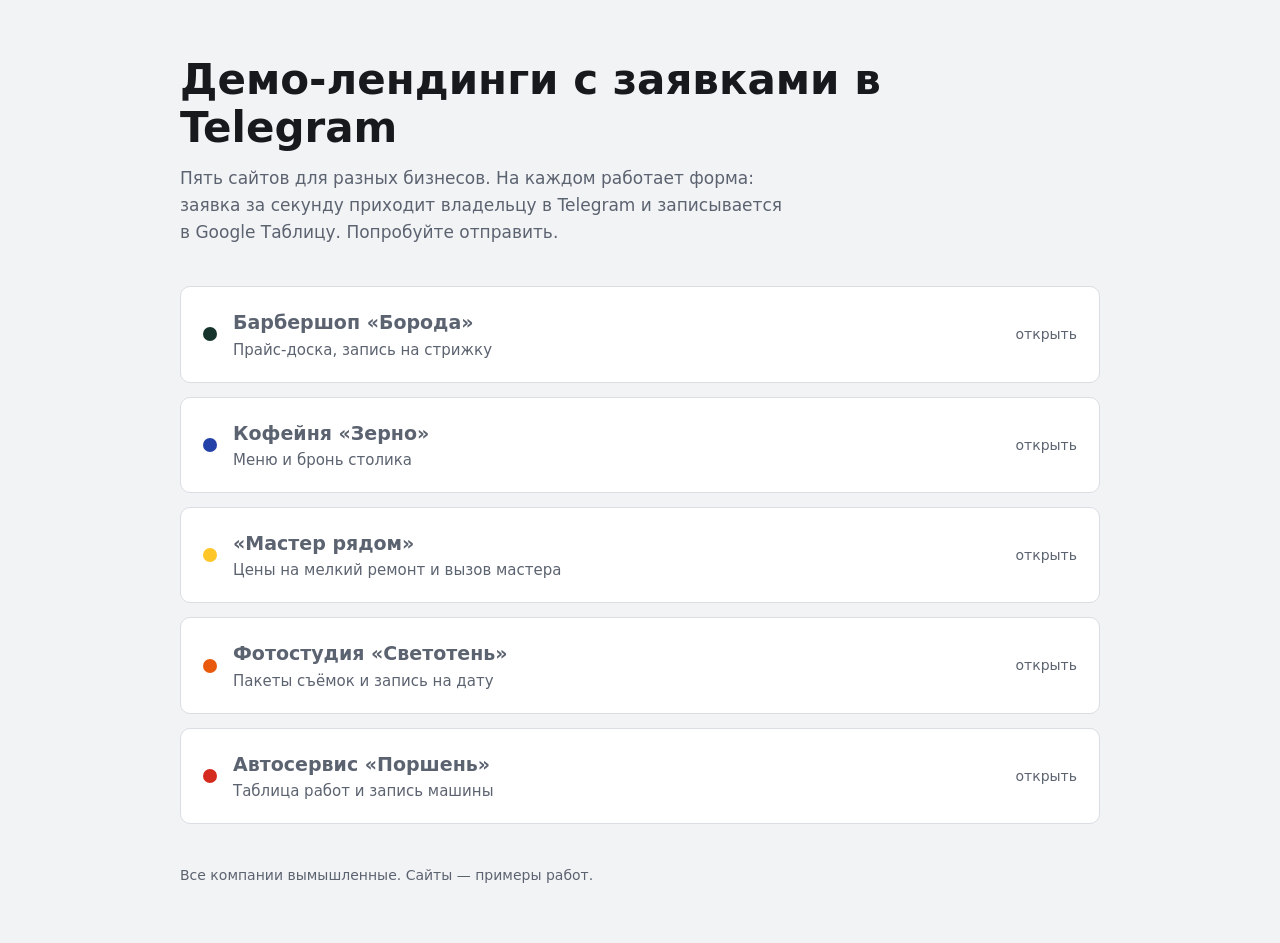
<file: index.html>
<!doctype html>
<html lang="ru">
<head>
<meta charset="utf-8">
<meta name="viewport" content="width=device-width, initial-scale=1">
<title>Демо-лендинги с заявками в Telegram</title>
<meta name="description" content="Примеры одностраничных сайтов: заявка с формы приходит владельцу в Telegram и в Google Таблицу.">
<style>
:root{--bg:#F2F3F5;--ink:#17191C;--muted:#5C6370;--white:#fff;--line:#DADDE2;--accent:#2341A6}
*{box-sizing:border-box}
body{margin:0;background:var(--bg);color:var(--ink);font:400 17px/1.6 system-ui,-apple-system,"Segoe UI",Roboto,sans-serif}
.wrap{max-width:960px;margin:0 auto;padding:56px 20px}
h1{font-size:clamp(30px,4vw,42px);line-height:1.15;margin:0 0 12px}
p.lead{color:var(--muted);max-width:56ch;margin:0 0 40px}
ul{list-style:none;margin:0;padding:0;display:grid;gap:14px}
a.site{display:grid;grid-template-columns:14px 1fr auto;gap:16px;align-items:center;background:var(--white);
  border:1px solid var(--line);border-radius:10px;padding:20px 22px;text-decoration:none;color:inherit}
a.site:hover{border-color:var(--ink)}
a.site:focus-visible{outline:3px solid var(--accent);outline-offset:3px}
.dot{width:14px;height:14px;border-radius:50%}
.site b{display:block;font-size:19px}
.site span{color:var(--muted);font-size:15px}
.site em{font-style:normal;color:var(--muted);font-size:14px;white-space:nowrap}
footer{color:var(--muted);font-size:14px;margin-top:40px}
@media (max-width:520px){a.site{grid-template-columns:14px 1fr}.site em{display:none}}
</style>
</head>
<body>
<div class="wrap">
  <h1>Демо-лендинги с заявками в Telegram</h1>
  <p class="lead">Пять сайтов для разных бизнесов. На каждом работает форма: заявка за секунду приходит владельцу в Telegram и записывается в Google Таблицу. Попробуйте отправить.</p>
  <ul>
    <li><a class="site" href="https://alex05ru-wq.github.io/barbershop_landing/"><span class="dot" style="background:#16342B"></span><span><b>Барбершоп «Борода»</b><span>Прайс-доска, запись на стрижку</span></span><em>открыть</em></a></li>
    <li><a class="site" href="coffee/"><span class="dot" style="background:#2341A6"></span><span><b>Кофейня «Зерно»</b><span>Меню и бронь столика</span></span><em>открыть</em></a></li>
    <li><a class="site" href="master/"><span class="dot" style="background:#FFC629"></span><span><b>«Мастер рядом»</b><span>Цены на мелкий ремонт и вызов мастера</span></span><em>открыть</em></a></li>
    <li><a class="site" href="photo/"><span class="dot" style="background:#E8590C"></span><span><b>Фотостудия «Светотень»</b><span>Пакеты съёмок и запись на дату</span></span><em>открыть</em></a></li>
    <li><a class="site" href="auto/"><span class="dot" style="background:#D52B1E"></span><span><b>Автосервис «Поршень»</b><span>Таблица работ и запись машины</span></span><em>открыть</em></a></li>
  </ul>
  <footer>Все компании вымышленные. Сайты — примеры работ.</footer>
</div>
</body>
</html>
</file>
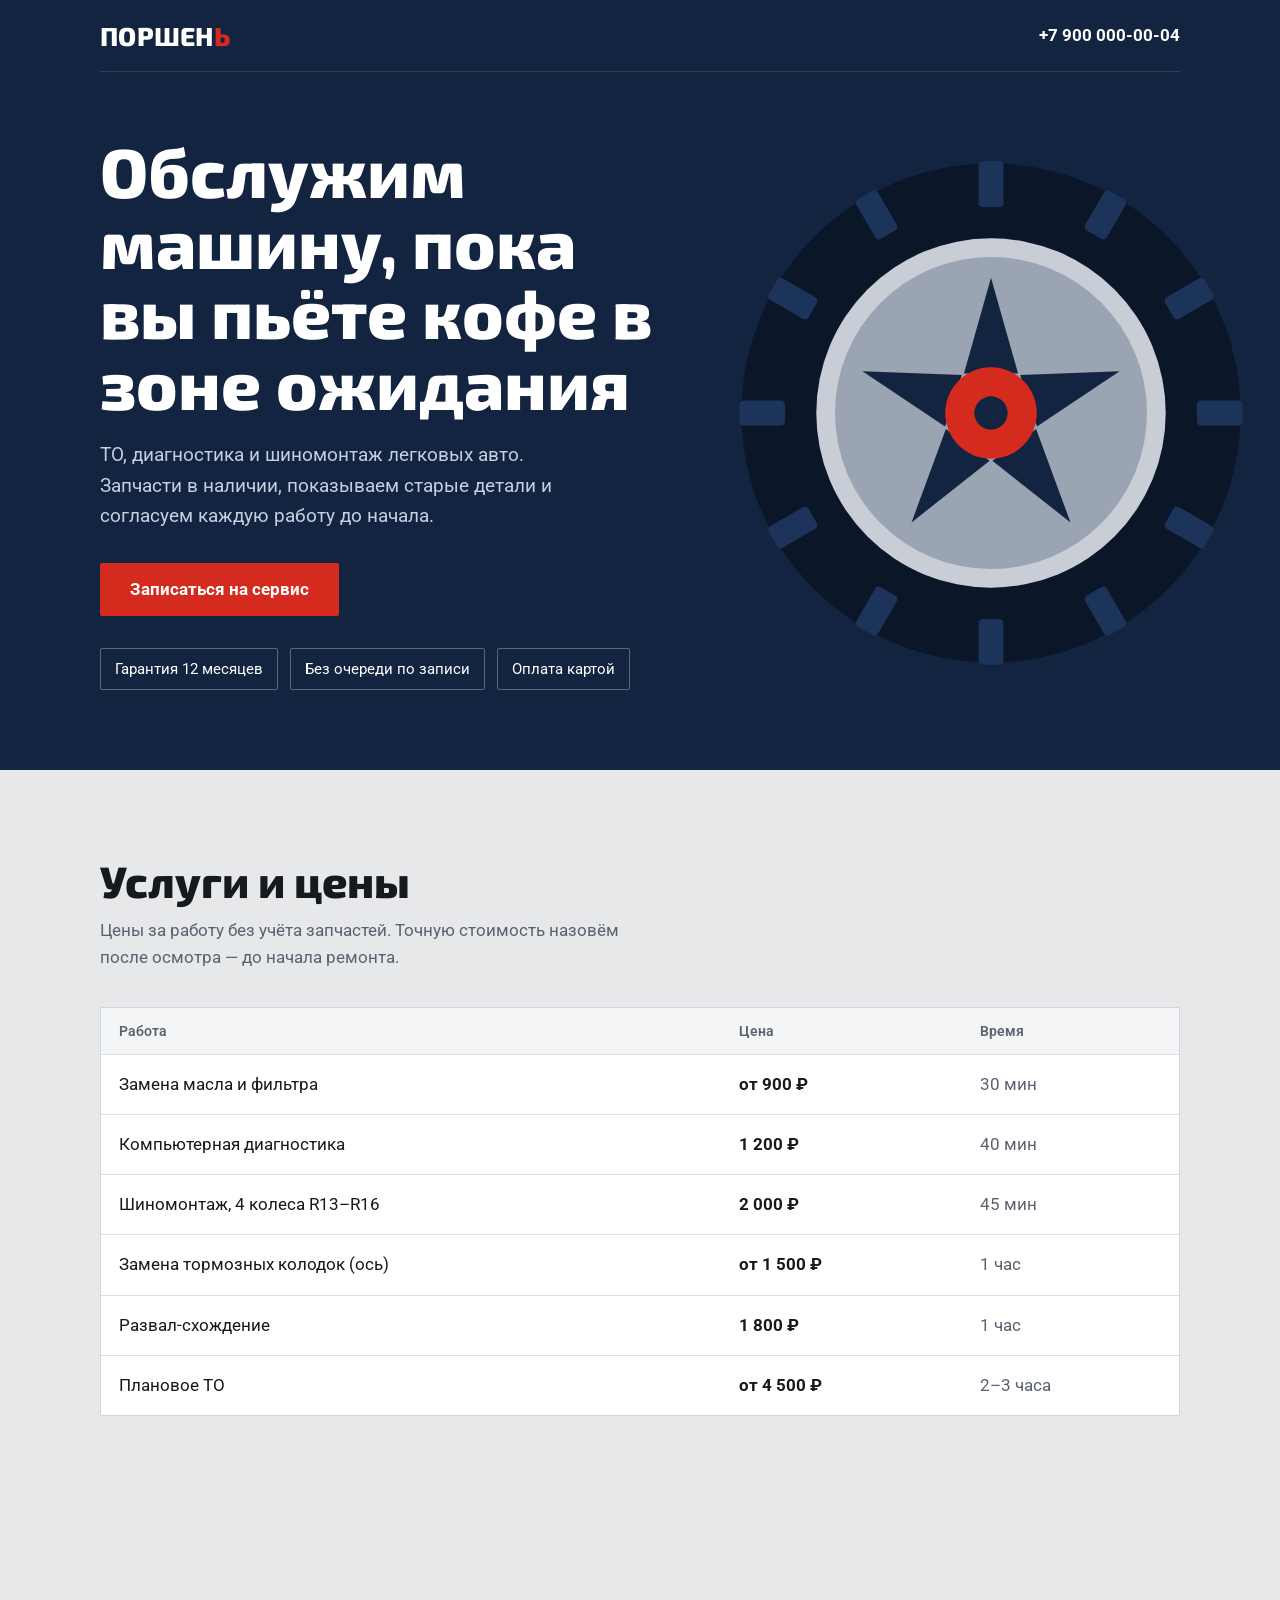
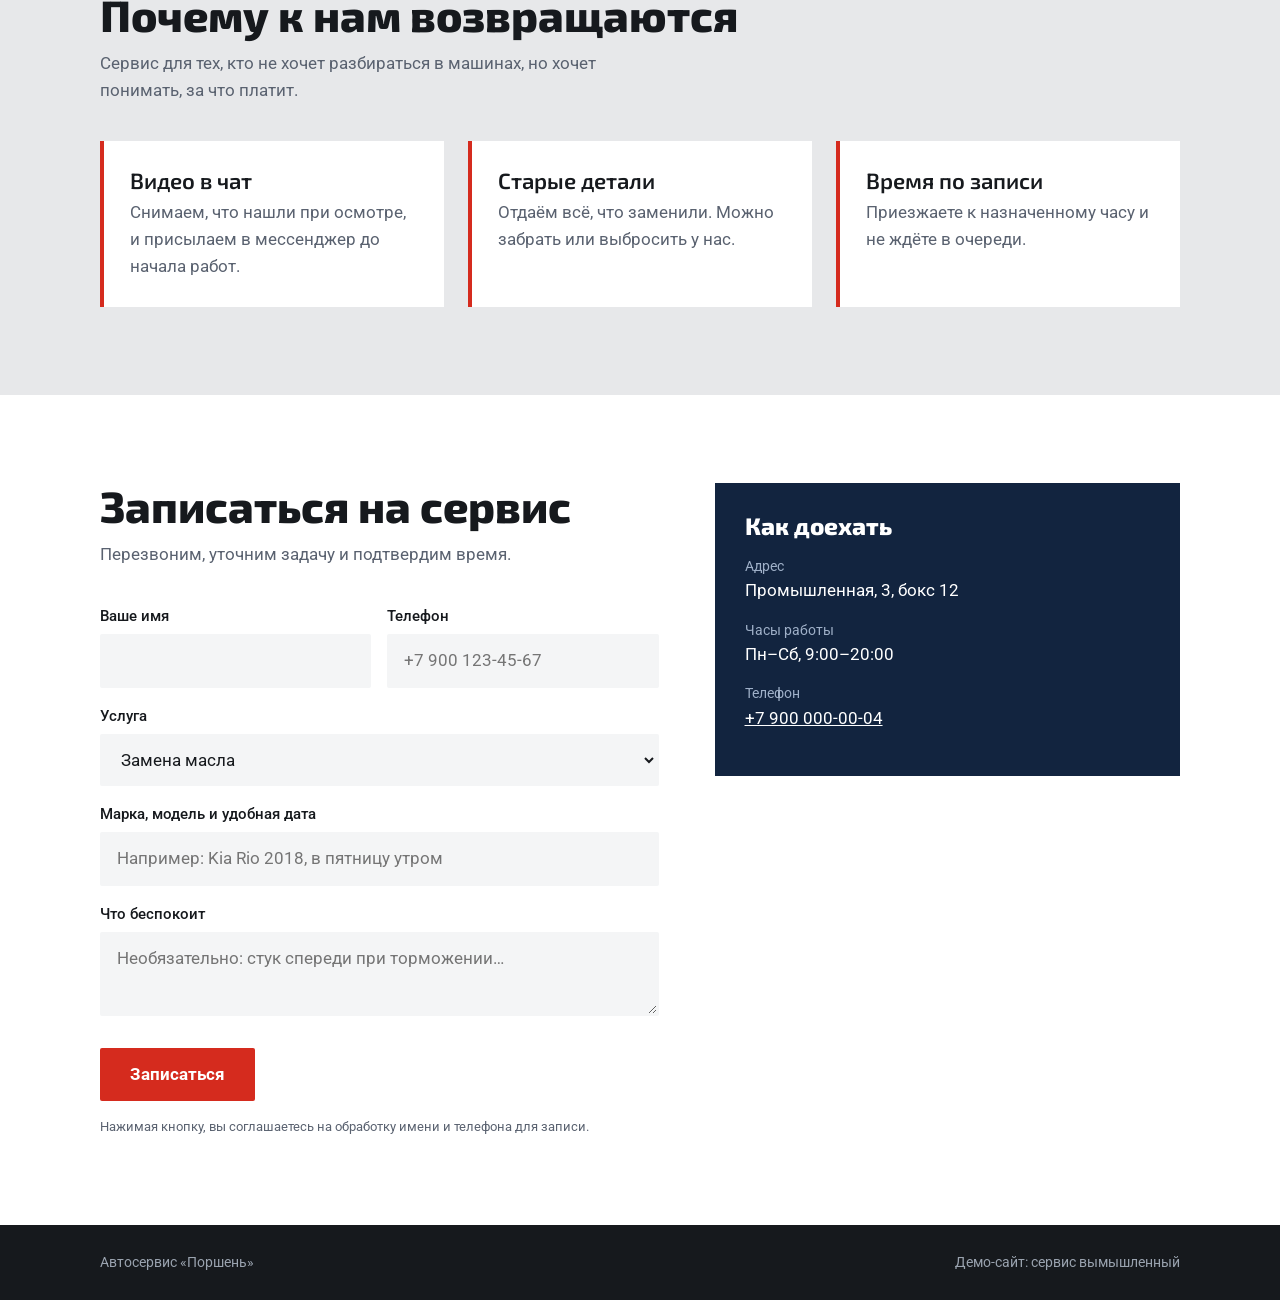
<file: auto/index.html>
<!doctype html>
<html lang="ru">
<head>
<meta charset="utf-8">
<meta name="viewport" content="width=device-width, initial-scale=1">
<title>Автосервис «Поршень» — ТО, диагностика, шиномонтаж</title>
<meta name="description" content="Техобслуживание, диагностика и шиномонтаж легковых авто. Запись онлайн на удобное время, запчасти в наличии.">
<link rel="preconnect" href="https://fonts.googleapis.com">
<link rel="preconnect" href="https://fonts.gstatic.com" crossorigin>
<link rel="stylesheet" href="https://fonts.googleapis.com/css2?family=Exo+2:wght@600;800&family=Roboto:wght@400;500;700&display=swap">
<style>
/* Автосервис: тёмно-синий комбинезон, бетонный пол и сигнальный красный. Акцент — колесо с протектором. */
:root{
  --navy:#12243F; --navy-2:#1C3459; --concrete:#E7E8EA; --white:#FFFFFF; --red:#D52B1E;
  --ink:#16191D; --muted:#5A6270; --err:#B3261E;
  --display:"Exo 2",system-ui,sans-serif; --text:"Roboto",system-ui,-apple-system,"Segoe UI",sans-serif;
}
*{box-sizing:border-box}
html{scroll-behavior:smooth}
body{margin:0;background:var(--concrete);color:var(--ink);font:400 17px/1.6 var(--text)}
a{color:inherit}
:focus-visible{outline:3px solid var(--red);outline-offset:3px}
.wrap{max-width:1120px;margin:0 auto;padding:0 20px}

.hero{background:var(--navy);color:var(--white);overflow:hidden;position:relative}
.top{display:flex;justify-content:space-between;align-items:center;padding:22px 0;border-bottom:1px solid rgba(255,255,255,.12);gap:16px;flex-wrap:wrap}
.logo{font:800 26px/1 var(--display);text-decoration:none;letter-spacing:.01em}
.logo i{font-style:normal;color:var(--red)}
.top .tel{font-weight:700;text-decoration:none}
.hero-in{display:grid;grid-template-columns:1.2fr 1fr;gap:32px;align-items:center;padding:64px 0 80px}
h1{font:800 clamp(38px,5.4vw,70px)/1.02 var(--display);margin:0 0 22px;text-transform:none}
.lead{font-size:19px;color:#C5CFDE;max-width:42ch;margin:0 0 32px}
.btn{display:inline-block;background:var(--red);color:var(--white);font:700 17px/1 var(--text);
  padding:18px 30px;border-radius:2px;border:0;cursor:pointer;text-decoration:none}
.btn:hover{background:#B82418}
.badges{display:flex;gap:12px;flex-wrap:wrap;margin-top:32px}
.badges span{border:1px solid rgba(255,255,255,.3);padding:8px 14px;border-radius:2px;font-size:15px}
.wheel svg{width:115%;max-width:520px;display:block;margin-right:-15%;margin-left:auto}
.wheel .spin{transform-origin:250px 250px;animation:spin 12s linear infinite}
@keyframes spin{to{transform:rotate(360deg)}}
@media (prefers-reduced-motion:reduce){.wheel .spin{animation:none}html{scroll-behavior:auto}}

section{padding:88px 0}
h2{font:800 clamp(30px,3.8vw,44px)/1.05 var(--display);margin:0 0 12px}
.sub{color:var(--muted);margin:0 0 36px;max-width:56ch}

table{width:100%;border-collapse:collapse;background:var(--white)}
th,td{text-align:left;padding:16px 18px;border-bottom:1px solid #DDE0E4}
th{font:600 14px/1 var(--text);color:var(--muted);background:#F4F5F6}
td.p{font-weight:700;white-space:nowrap}
td.t{color:var(--muted);white-space:nowrap}
tr:last-child td{border-bottom:0}
.tbl{overflow-x:auto;border:1px solid #D3D7DC}

.why{display:grid;grid-template-columns:repeat(3,1fr);gap:24px}
.why div{background:var(--white);padding:26px;border-left:4px solid var(--red)}
.why b{display:block;font:600 22px/1.2 var(--display);margin-bottom:6px}
.why p{margin:0;color:var(--muted)}

#zapis{background:var(--white)}
.book{display:grid;grid-template-columns:1.2fr 1fr;gap:56px;align-items:start}
form{display:grid;gap:16px}
label{display:grid;gap:6px;font-weight:500;font-size:15px}
input,select,textarea{font:400 17px/1.4 var(--text);color:var(--ink);background:#F4F5F6;
  border:2px solid transparent;border-radius:2px;padding:13px 15px;width:100%}
input:focus,select:focus,textarea:focus{outline:none;border-color:var(--navy);background:var(--white)}
textarea{min-height:84px;resize:vertical}
.row2{display:grid;grid-template-columns:1fr 1fr;gap:16px}
.hp{position:absolute;left:-9999px}
.err{color:var(--err);font-size:14px;margin:0}
.agree{font-size:13px;color:var(--muted);margin:0}
form .btn{justify-self:start}
.done{background:#F4F5F6;border-left:4px solid var(--red);padding:26px}
.done h3{font:800 28px/1.1 var(--display);margin:0 0 8px}
.done p{margin:0 0 14px}
.again{background:none;border:0;padding:0;font:700 16px var(--text);text-decoration:underline;cursor:pointer;color:var(--navy)}
.side{background:var(--navy);color:var(--white);padding:30px}
.side h3{font:800 24px/1.1 var(--display);margin:0 0 16px}
.side p{margin:0 0 14px}
.side p span{display:block;font-size:14px;color:#9FB0C8}
footer{background:var(--ink);color:#9AA3AF;font-size:14px;padding:26px 0}
footer .wrap{display:flex;justify-content:space-between;gap:16px;flex-wrap:wrap}

@media (max-width:860px){
  .hero-in,.book{grid-template-columns:1fr}
  .wheel{order:-1}.wheel svg{width:180px;margin:0}
  .why{grid-template-columns:1fr}
  .hero-in{padding:36px 0 64px}
}
@media (max-width:520px){.row2{grid-template-columns:1fr}section{padding:64px 0}th:nth-child(3),td.t{display:none}}
</style>
</head>
<body>
<header class="hero">
  <div class="wrap">
    <div class="top"><a class="logo" href="#">ПОРШЕН<i>Ь</i></a><a class="tel" href="tel:+79000000004">+7 900 000-00-04</a></div>
    <div class="hero-in">
      <div>
        <h1>Обслужим машину, пока вы пьёте кофе в зоне ожидания</h1>
        <p class="lead">ТО, диагностика и шиномонтаж легковых авто. Запчасти в наличии, показываем старые детали и согласуем каждую работу до начала.</p>
        <a class="btn" href="#zapis">Записаться на сервис</a>
        <div class="badges"><span>Гарантия 12 месяцев</span><span>Без очереди по записи</span><span>Оплата картой</span></div>
      </div>
      <div class="wheel" aria-hidden="true">
        <svg viewBox="0 0 500 500">
          <g class="spin">
            <circle cx="250" cy="250" r="240" fill="#0B1628"/>
            <g fill="#1C3459">
              <rect x="238" y="8" width="24" height="44" rx="4"/>
              <rect x="238" y="8" width="24" height="44" rx="4" transform="rotate(30 250 250)"/>
              <rect x="238" y="8" width="24" height="44" rx="4" transform="rotate(60 250 250)"/>
              <rect x="238" y="8" width="24" height="44" rx="4" transform="rotate(90 250 250)"/>
              <rect x="238" y="8" width="24" height="44" rx="4" transform="rotate(120 250 250)"/>
              <rect x="238" y="8" width="24" height="44" rx="4" transform="rotate(150 250 250)"/>
              <rect x="238" y="8" width="24" height="44" rx="4" transform="rotate(180 250 250)"/>
              <rect x="238" y="8" width="24" height="44" rx="4" transform="rotate(210 250 250)"/>
              <rect x="238" y="8" width="24" height="44" rx="4" transform="rotate(240 250 250)"/>
              <rect x="238" y="8" width="24" height="44" rx="4" transform="rotate(270 250 250)"/>
              <rect x="238" y="8" width="24" height="44" rx="4" transform="rotate(300 250 250)"/>
              <rect x="238" y="8" width="24" height="44" rx="4" transform="rotate(330 250 250)"/>
            </g>
            <circle cx="250" cy="250" r="168" fill="#C9CED6"/>
            <circle cx="250" cy="250" r="150" fill="#9AA4B2"/>
            <g fill="#12243F">
              <path d="M250 120 l26 92 h-52z"/>
              <path d="M250 120 l26 92 h-52z" transform="rotate(72 250 250)"/>
              <path d="M250 120 l26 92 h-52z" transform="rotate(144 250 250)"/>
              <path d="M250 120 l26 92 h-52z" transform="rotate(216 250 250)"/>
              <path d="M250 120 l26 92 h-52z" transform="rotate(288 250 250)"/>
            </g>
            <circle cx="250" cy="250" r="44" fill="#D52B1E"/>
            <circle cx="250" cy="250" r="16" fill="#12243F"/>
          </g>
        </svg>
      </div>
    </div>
  </div>
</header>

<main>
  <section id="uslugi">
    <div class="wrap">
      <h2>Услуги и цены</h2>
      <p class="sub">Цены за работу без учёта запчастей. Точную стоимость назовём после осмотра — до начала ремонта.</p>
      <div class="tbl">
        <table>
          <thead><tr><th>Работа</th><th>Цена</th><th>Время</th></tr></thead>
          <tbody>
            <tr><td>Замена масла и фильтра</td><td class="p">от 900 ₽</td><td class="t">30 мин</td></tr>
            <tr><td>Компьютерная диагностика</td><td class="p">1 200 ₽</td><td class="t">40 мин</td></tr>
            <tr><td>Шиномонтаж, 4 колеса R13–R16</td><td class="p">2 000 ₽</td><td class="t">45 мин</td></tr>
            <tr><td>Замена тормозных колодок (ось)</td><td class="p">от 1 500 ₽</td><td class="t">1 час</td></tr>
            <tr><td>Развал-схождение</td><td class="p">1 800 ₽</td><td class="t">1 час</td></tr>
            <tr><td>Плановое ТО</td><td class="p">от 4 500 ₽</td><td class="t">2–3 часа</td></tr>
          </tbody>
        </table>
      </div>
    </div>
  </section>

  <section>
    <div class="wrap">
      <h2>Почему к нам возвращаются</h2>
      <p class="sub">Сервис для тех, кто не хочет разбираться в машинах, но хочет понимать, за что платит.</p>
      <div class="why">
        <div><b>Видео в чат</b><p>Снимаем, что нашли при осмотре, и присылаем в мессенджер до начала работ.</p></div>
        <div><b>Старые детали</b><p>Отдаём всё, что заменили. Можно забрать или выбросить у нас.</p></div>
        <div><b>Время по записи</b><p>Приезжаете к назначенному часу и не ждёте в очереди.</p></div>
      </div>
    </div>
  </section>

  <section id="zapis">
    <div class="wrap book">
      <div>
        <h2>Записаться на сервис</h2>
        <p class="sub">Перезвоним, уточним задачу и подтвердим время.</p>
        <form id="form" novalidate>
          <div class="row2">
            <label>Ваше имя<input name="name" autocomplete="given-name" maxlength="50" required></label>
            <label>Телефон<input name="phone" type="tel" autocomplete="tel" placeholder="+7 900 123-45-67" required></label>
          </div>
          <label>Услуга
            <select name="service">
              <option>Замена масла</option><option>Диагностика</option><option>Шиномонтаж</option>
              <option>Тормозная система</option><option>Плановое ТО</option><option>Другое — опишу ниже</option>
            </select>
          </label>
          <label>Марка, модель и удобная дата<input name="when" placeholder="Например: Kia Rio 2018, в пятницу утром"></label>
          <label>Что беспокоит<textarea name="comment" maxlength="500" placeholder="Необязательно: стук спереди при торможении…"></textarea></label>
          <div class="hp" aria-hidden="true"><input name="website" tabindex="-1" autocomplete="off"></div>
          <p class="err" id="err" role="alert"></p>
          <button class="btn" type="submit" id="sendBtn">Записаться</button>
          <p class="agree">Нажимая кнопку, вы соглашаетесь на обработку имени и телефона для записи.</p>
        </form>
        <div class="done" id="done" tabindex="-1" hidden>
          <h3>Вы записаны</h3>
          <p>Перезвоним в ближайшее время и подтвердим час визита.</p>
          <button type="button" class="again" id="againBtn">Записать ещё одну машину</button>
        </div>
      </div>
      <aside class="side">
        <h3>Как доехать</h3>
        <p><span>Адрес</span>Промышленная, 3, бокс 12</p>
        <p><span>Часы работы</span>Пн–Сб, 9:00–20:00</p>
        <p><span>Телефон</span><a href="tel:+79000000004">+7 900 000-00-04</a></p>
      </aside>
    </div>
  </section>
</main>
<footer><div class="wrap"><span>Автосервис «Поршень»</span><span>Демо-сайт: сервис вымышленный</span></div></footer>
<script src="../form.js"></script>
</body>
</html>
</file>
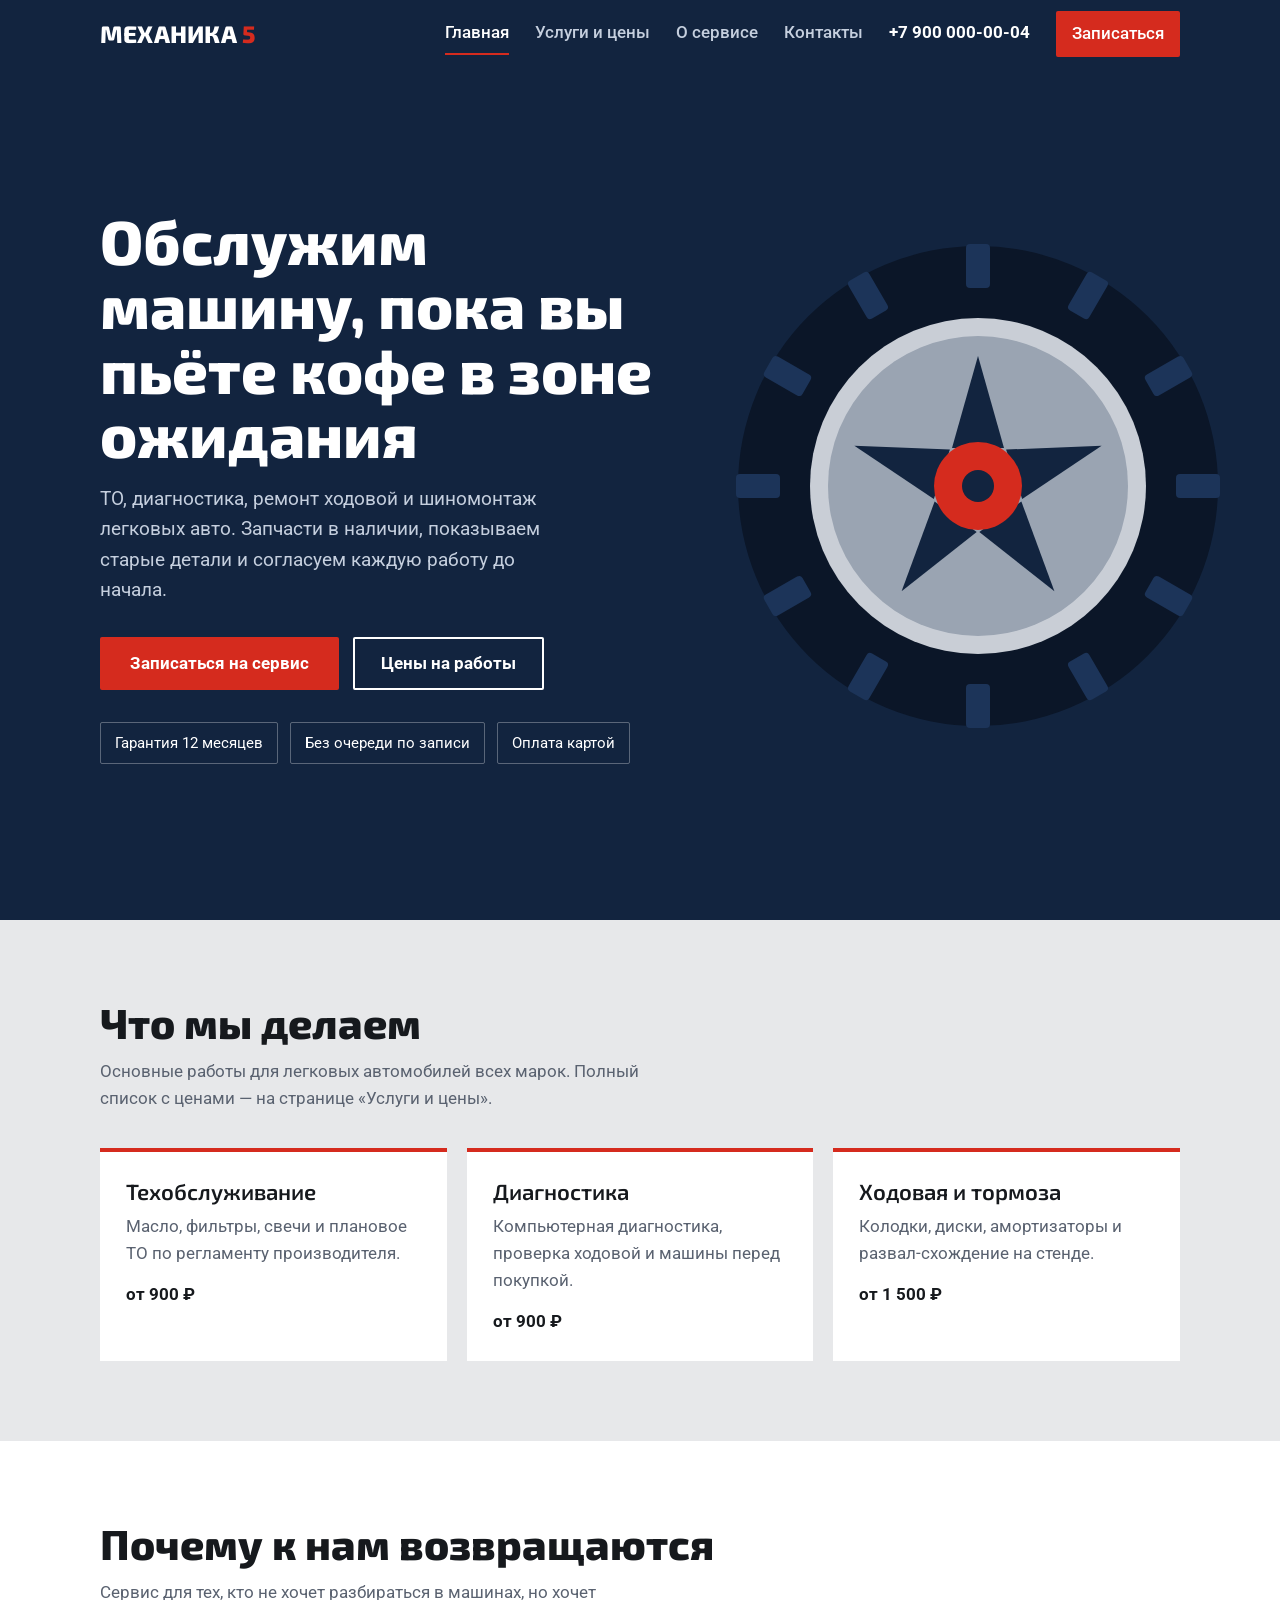
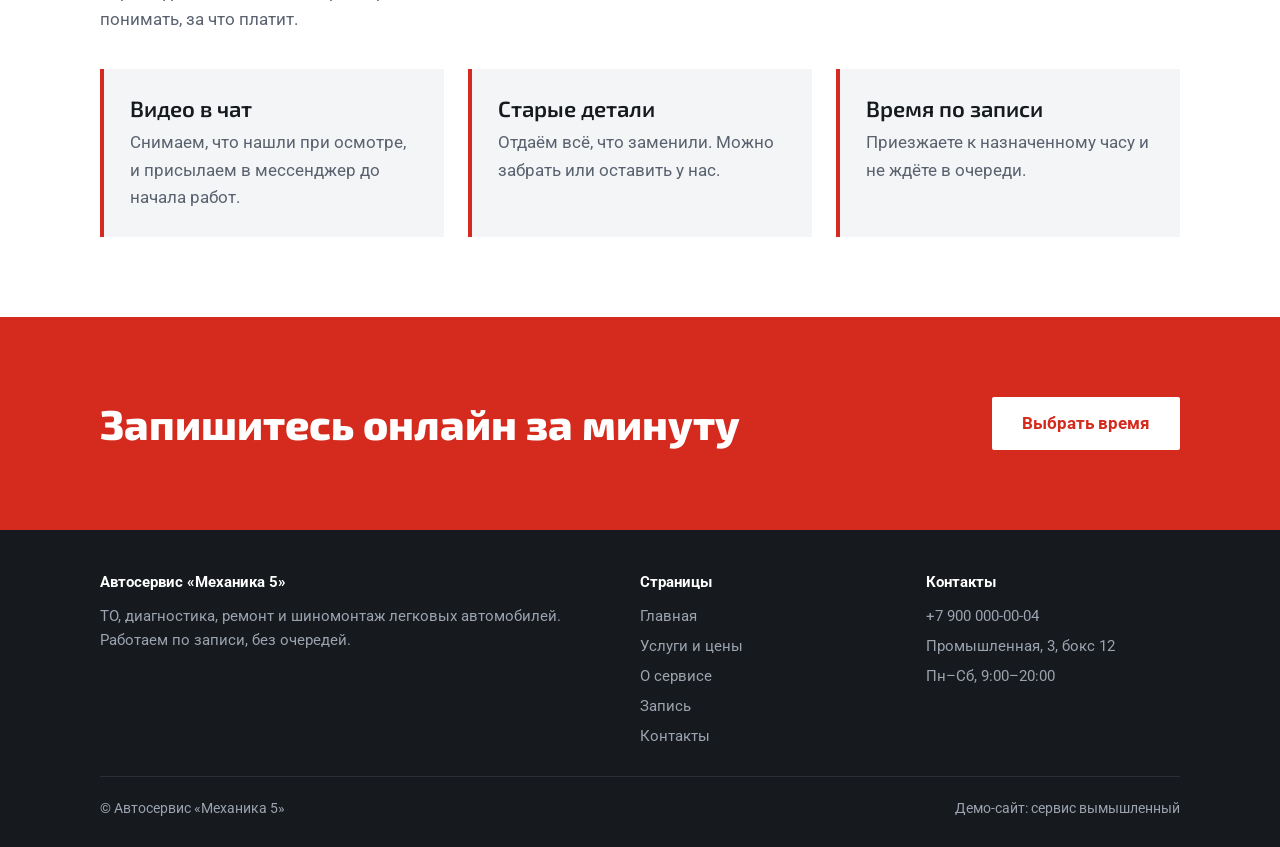
<file: autoservice/index.html>
<!doctype html>
<html lang="ru">
<head>
<meta charset="utf-8">
<meta name="viewport" content="width=device-width, initial-scale=1">
<title>Автосервис «Механика 5» — ТО, диагностика и ремонт авто</title>
<meta name="description" content="Автосервис «Механика 5»: ТО, диагностика, ремонт ходовой и шиномонтаж легковых авто. Запись онлайн, гарантия 12 месяцев.">
<link rel="preconnect" href="https://fonts.googleapis.com">
<link rel="preconnect" href="https://fonts.gstatic.com" crossorigin>
<link rel="stylesheet" href="https://fonts.googleapis.com/css2?family=Exo+2:wght@600;800&family=Roboto:wght@400;500;700&display=swap">
<link rel="stylesheet" href="style.css">
</head>
<body>
<header class="site-header">
  <div class="wrap">
    <a class="logo" href="index.html">МЕХАНИКА <i>5</i></a>
    <button class="menu-toggle" id="menuBtn" aria-expanded="false" aria-controls="nav">Меню</button>
    <nav class="nav" id="nav" aria-label="Основное меню">
      <a href="index.html" aria-current="page">Главная</a>
      <a href="uslugi.html">Услуги и цены</a>
      <a href="o-servise.html">О сервисе</a>
      <a href="kontakty.html">Контакты</a>
      <a class="tel" href="tel:+79000000004">+7 900 000-00-04</a>
      <a class="btn-sm" href="zapis.html">Записаться</a>
    </nav>
  </div>
</header>

<main>
<section class="hero">
  <div class="wrap hero-in">
    <div>
      <h1>Обслужим машину, пока вы пьёте кофе в зоне ожидания</h1>
      <p class="lead">ТО, диагностика, ремонт ходовой и шиномонтаж легковых авто. Запчасти в наличии, показываем старые детали и согласуем каждую работу до начала.</p>
      <div class="actions"><a class="btn" href="zapis.html">Записаться на сервис</a><a class="btn btn-ghost" href="uslugi.html">Цены на работы</a></div>
      <div class="badges"><span>Гарантия 12 месяцев</span><span>Без очереди по записи</span><span>Оплата картой</span></div>
    </div>
    <div class="wheel" aria-hidden="true">
        <svg viewBox="0 0 500 500">
          <g class="spin">
            <circle cx="250" cy="250" r="240" fill="#0B1628"/>
            <g fill="#1C3459">
              <rect x="238" y="8" width="24" height="44" rx="4"/>
              <rect x="238" y="8" width="24" height="44" rx="4" transform="rotate(30 250 250)"/>
              <rect x="238" y="8" width="24" height="44" rx="4" transform="rotate(60 250 250)"/>
              <rect x="238" y="8" width="24" height="44" rx="4" transform="rotate(90 250 250)"/>
              <rect x="238" y="8" width="24" height="44" rx="4" transform="rotate(120 250 250)"/>
              <rect x="238" y="8" width="24" height="44" rx="4" transform="rotate(150 250 250)"/>
              <rect x="238" y="8" width="24" height="44" rx="4" transform="rotate(180 250 250)"/>
              <rect x="238" y="8" width="24" height="44" rx="4" transform="rotate(210 250 250)"/>
              <rect x="238" y="8" width="24" height="44" rx="4" transform="rotate(240 250 250)"/>
              <rect x="238" y="8" width="24" height="44" rx="4" transform="rotate(270 250 250)"/>
              <rect x="238" y="8" width="24" height="44" rx="4" transform="rotate(300 250 250)"/>
              <rect x="238" y="8" width="24" height="44" rx="4" transform="rotate(330 250 250)"/>
            </g>
            <circle cx="250" cy="250" r="168" fill="#C9CED6"/>
            <circle cx="250" cy="250" r="150" fill="#9AA4B2"/>
            <g fill="#12243F">
              <path d="M250 120 l26 92 h-52z"/>
              <path d="M250 120 l26 92 h-52z" transform="rotate(72 250 250)"/>
              <path d="M250 120 l26 92 h-52z" transform="rotate(144 250 250)"/>
              <path d="M250 120 l26 92 h-52z" transform="rotate(216 250 250)"/>
              <path d="M250 120 l26 92 h-52z" transform="rotate(288 250 250)"/>
            </g>
            <circle cx="250" cy="250" r="44" fill="#D52B1E"/>
            <circle cx="250" cy="250" r="16" fill="#12243F"/>
          </g>
        </svg>

    </div>
  </div>
</section>

<section>
  <div class="wrap">
    <h2>Что мы делаем</h2>
    <p class="sub">Основные работы для легковых автомобилей всех марок. Полный список с ценами — на странице «Услуги и цены».</p>
    <div class="cards">
      <a class="card" href="uslugi.html#to"><h3>Техобслуживание</h3><p>Масло, фильтры, свечи и плановое ТО по регламенту производителя.</p><span class="from">от 900 ₽</span></a>
      <a class="card" href="uslugi.html#diag"><h3>Диагностика</h3><p>Компьютерная диагностика, проверка ходовой и машины перед покупкой.</p><span class="from">от 900 ₽</span></a>
      <a class="card" href="uslugi.html#hod"><h3>Ходовая и тормоза</h3><p>Колодки, диски, амортизаторы и развал-схождение на стенде.</p><span class="from">от 1 500 ₽</span></a>
    </div>
  </div>
</section>

<section class="white">
  <div class="wrap">
    <h2>Почему к нам возвращаются</h2>
    <p class="sub">Сервис для тех, кто не хочет разбираться в машинах, но хочет понимать, за что платит.</p>
    <div class="why">
      <div><h3>Видео в чат</h3><p>Снимаем, что нашли при осмотре, и присылаем в мессенджер до начала работ.</p></div>
      <div><h3>Старые детали</h3><p>Отдаём всё, что заменили. Можно забрать или оставить у нас.</p></div>
      <div><h3>Время по записи</h3><p>Приезжаете к назначенному часу и не ждёте в очереди.</p></div>
    </div>
  </div>
</section>

<section class="cta">
  <div class="wrap">
    <h2>Запишитесь онлайн за минуту</h2>
    <a class="btn" href="zapis.html">Выбрать время</a>
  </div>
</section>
</main>

<footer class="site-footer">
  <div class="wrap">
    <div class="cols">
      <div><b>Автосервис «Механика 5»</b>ТО, диагностика, ремонт и шиномонтаж легковых автомобилей. Работаем по записи, без очередей.</div>
      <div><b>Страницы</b><ul><li><a href="index.html">Главная</a></li><li><a href="uslugi.html">Услуги и цены</a></li><li><a href="o-servise.html">О сервисе</a></li><li><a href="zapis.html">Запись</a></li><li><a href="kontakty.html">Контакты</a></li></ul></div>
      <div><b>Контакты</b><ul><li><a href="tel:+79000000004">+7 900 000-00-04</a></li><li>Промышленная, 3, бокс 12</li><li>Пн–Сб, 9:00–20:00</li></ul></div>
    </div>
    <div class="bottom"><span>© Автосервис «Механика 5»</span><span>Демо-сайт: сервис вымышленный</span></div>
  </div>
</footer>
<script>
  // Кнопка «Меню» на телефоне
  const menuBtn = document.getElementById('menuBtn'), nav = document.getElementById('nav');
  menuBtn.addEventListener('click', () => {
    const open = nav.classList.toggle('open');
    menuBtn.setAttribute('aria-expanded', open);
    menuBtn.textContent = open ? 'Закрыть' : 'Меню';
  });
</script>

</body>
</html>
</file>
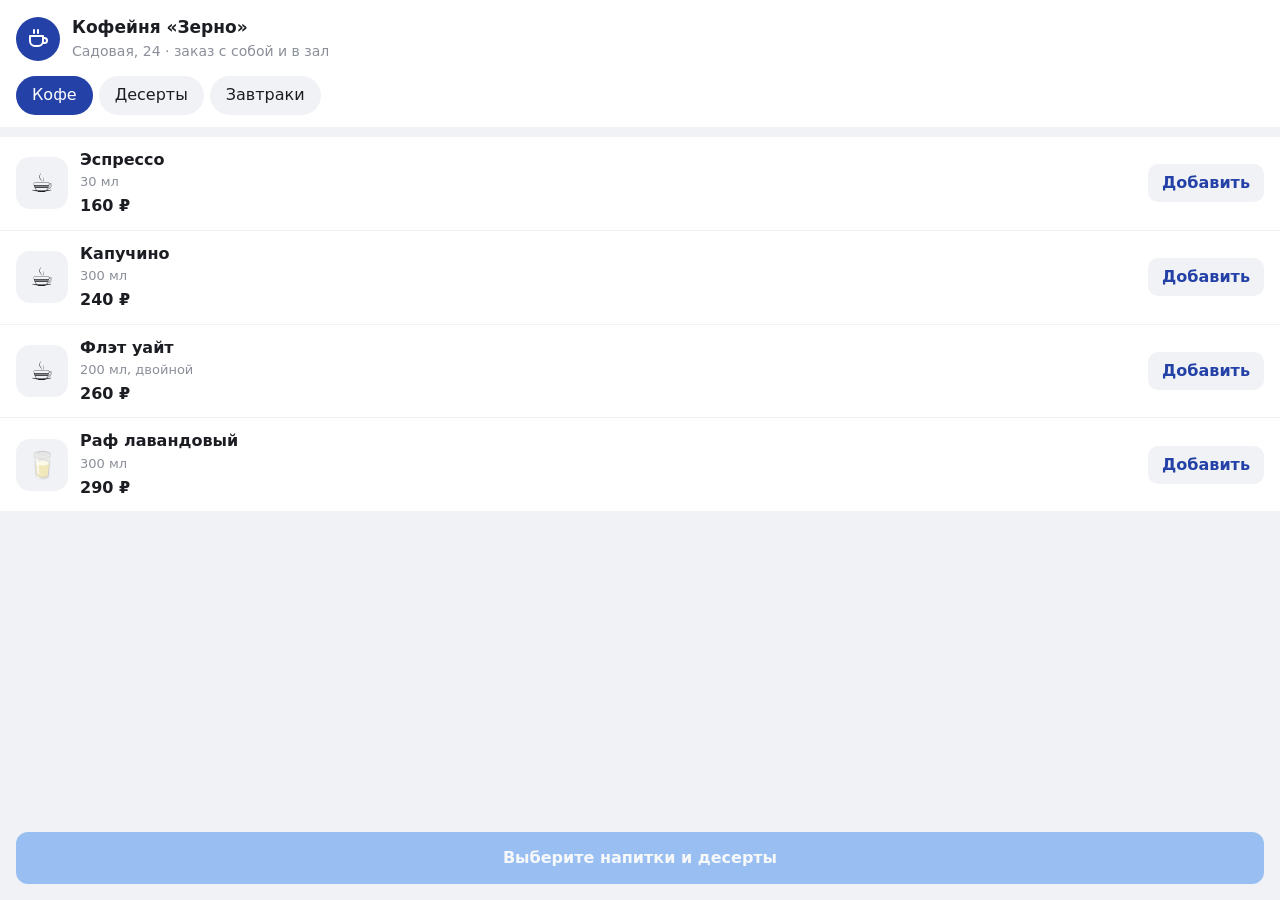
<file: cafe/index.html>
<!doctype html>
<html lang="ru">
<head>
<meta charset="utf-8">
<meta name="viewport" content="width=device-width, initial-scale=1, viewport-fit=cover">
<title>Кофейня «Зерно» — заказ</title>
<script src="https://telegram.org/js/telegram-web-app.js"></script>
<style>
/*
  Telegram Mini App: меню кофейни с корзиной.
  Цвета берутся из темы Telegram; фирменный акцент кофейни — кобальт.
*/
:root{
  --bg:var(--tg-theme-bg-color,#ffffff);
  --bg2:var(--tg-theme-secondary-bg-color,#f1f2f6);
  --text:var(--tg-theme-text-color,#1b1d22);
  --hint:var(--tg-theme-hint-color,#8a8f99);
  --btn:var(--tg-theme-button-color,#2f80ed);
  --btn-text:var(--tg-theme-button-text-color,#ffffff);
  --cobalt:#2341A6;
}
*{box-sizing:border-box;-webkit-tap-highlight-color:transparent}
body{margin:0;background:var(--bg2);color:var(--text);font:400 16px/1.4 -apple-system,system-ui,"Segoe UI",Roboto,sans-serif;padding-bottom:96px}
button{font:inherit;color:inherit}
button:focus-visible{outline:2px solid var(--cobalt);outline-offset:2px}

header{background:var(--bg);padding:16px 16px 0}
.brand{display:flex;gap:12px;align-items:center;margin-bottom:14px}
.logo{width:44px;height:44px;border-radius:50%;background:var(--cobalt);display:grid;place-items:center;flex-shrink:0}
.brand b{display:block;font-size:17px}
.brand span{color:var(--hint);font-size:14px}
.tabs{display:flex;gap:6px;overflow-x:auto;scrollbar-width:none;padding-bottom:12px}
.tabs::-webkit-scrollbar{display:none}
.tab{flex:0 0 auto;border:0;background:var(--bg2);border-radius:999px;padding:8px 16px;cursor:pointer;font-weight:500}
.tab[aria-selected="true"]{background:var(--cobalt);color:#fff}

.list{background:var(--bg);margin-top:10px}
.item{display:grid;grid-template-columns:52px 1fr auto;gap:12px;align-items:center;padding:12px 16px;border-bottom:1px solid var(--bg2)}
.item:last-child{border-bottom:0}
.pic{width:52px;height:52px;border-radius:14px;background:var(--bg2);display:grid;place-items:center;font-size:26px}
.item b{display:block;font-weight:600}
.item small{display:block;color:var(--hint);font-size:13px;margin:2px 0 4px}
.item .p{font-weight:600}
.add{border:0;background:var(--bg2);color:var(--cobalt);border-radius:10px;padding:8px 14px;font-weight:600;cursor:pointer}
.step{display:flex;align-items:center;gap:10px}
.step button{width:32px;height:32px;border:0;border-radius:10px;background:var(--cobalt);color:#fff;font-size:20px;line-height:1;cursor:pointer}
.step span{min-width:18px;text-align:center;font-weight:600}

/* Экран корзины */
#cartView{display:none}
.cart .item{grid-template-columns:1fr auto}
section{background:var(--bg);margin-top:10px;padding:14px 16px}
h2{font-size:15px;font-weight:600;color:var(--hint);margin:0 0 10px}
.chips{display:flex;gap:8px;flex-wrap:wrap}
.chip{border:2px solid transparent;background:var(--bg2);border-radius:12px;padding:9px 14px;cursor:pointer;font-weight:500}
.chip[aria-pressed="true"]{border-color:var(--cobalt)}
textarea{width:100%;min-height:70px;border:0;border-radius:12px;background:var(--bg2);color:var(--text);padding:12px;font:inherit;resize:vertical}
textarea:focus{outline:2px solid var(--cobalt)}
.total{display:flex;justify-content:space-between;font-size:18px;font-weight:700}
.back{border:0;background:none;color:var(--cobalt);font-weight:600;padding:14px 16px 0;cursor:pointer}
.empty{padding:28px 16px;text-align:center;color:var(--hint)}

.fallback{position:fixed;left:16px;right:16px;bottom:16px;border:0;border-radius:12px;padding:15px;
  background:var(--btn);color:var(--btn-text);font-weight:600;cursor:pointer;display:none}
.fallback:disabled{opacity:.45}
</style>
</head>
<body>

<div id="menuView">
  <header>
    <div class="brand">
      <div class="logo" aria-hidden="true">
        <svg width="24" height="24" viewBox="0 0 24 24" fill="none" stroke="#fff" stroke-width="2" stroke-linecap="round" stroke-linejoin="round">
          <path d="M4 9h13v5a5 5 0 0 1-5 5H9a5 5 0 0 1-5-5V9z"/><path d="M17 11h1.5a2.5 2.5 0 0 1 0 5H17"/><path d="M8 3v3M12 3v3"/></svg>
      </div>
      <div><b>Кофейня «Зерно»</b><span>Садовая, 24 · заказ с собой и в зал</span></div>
    </div>
    <div class="tabs" id="tabs" role="tablist"></div>
  </header>
  <div class="list" id="list"></div>
</div>

<div id="cartView">
  <button class="back" id="backBtn" type="button">← Меню</button>
  <section class="cart"><h2>Ваш заказ</h2><div id="cartList"></div></section>
  <section><h2>Как получить</h2><div class="chips" id="howChips"></div></section>
  <section><h2>Когда приготовить</h2><div class="chips" id="whenChips"></div></section>
  <section><h2>Комментарий</h2><textarea id="comment" maxlength="300" placeholder="Например: без сахара, на миндальном молоке"></textarea></section>
  <section><div class="total"><span>Итого</span><span id="total"></span></div></section>
</div>

<button class="fallback" id="fallbackBtn" type="button"></button>

<script>
/* ===================== МЕНЮ (меняется здесь) ===================== */
const MENU = {
  'Кофе': [
    { id: 'esp',  icon: '☕', name: 'Эспрессо',        desc: '30 мл',                price: 160 },
    { id: 'cap',  icon: '☕', name: 'Капучино',        desc: '300 мл',               price: 240 },
    { id: 'flat', icon: '☕', name: 'Флэт уайт',       desc: '200 мл, двойной',      price: 260 },
    { id: 'raf',  icon: '🥛', name: 'Раф лавандовый',  desc: '300 мл',               price: 290 },
  ],
  'Десерты': [
    { id: 'chz',  icon: '🍰', name: 'Баскский чизкейк', desc: 'карамельная корочка', price: 320 },
    { id: 'car',  icon: '🥕', name: 'Морковный торт',   desc: 'с грецким орехом',    price: 290 },
    { id: 'cro',  icon: '🥐', name: 'Круассан',         desc: 'печём утром',         price: 180 },
  ],
  'Завтраки': [
    { id: 'syr',  icon: '🥞', name: 'Сырники',          desc: 'со сметаной и вареньем', price: 350 },
    { id: 'gra',  icon: '🥣', name: 'Гранола',          desc: 'с йогуртом и ягодами',   price: 270 },
  ],
};
const HOW = ['С собой', 'В зале'];
const WHEN = ['Как можно скорее', 'Через 15 мин', 'Через 30 мин', 'Через час'];
/* ================================================================ */

const tg = window.Telegram ? window.Telegram.WebApp : null;
const inTelegram = !!(tg && tg.platform && tg.platform !== 'unknown');
if (inTelegram) { tg.ready(); tg.expand(); }

const ITEMS = Object.values(MENU).flat();
const cart = {};                        // id -> количество
const order = { how: HOW[0], when: WHEN[0] };
let view = 'menu';
let tab = Object.keys(MENU)[0];
const rub = n => n.toLocaleString('ru-RU') + ' ₽';
const haptic = () => inTelegram && tg.HapticFeedback && tg.HapticFeedback.impactOccurred('light');

function count() { return Object.values(cart).reduce((a, b) => a + b, 0); }
function sum() { return ITEMS.reduce((s, i) => s + (cart[i.id] || 0) * i.price, 0); }

function change(id, d) {
  cart[id] = Math.max(0, (cart[id] || 0) + d);
  if (!cart[id]) delete cart[id];
  haptic();
  render();
}

function stepper(it) {
  const q = cart[it.id] || 0;
  const box = document.createElement('div');
  if (!q) {
    box.innerHTML = '<button class="add" type="button">Добавить</button>';
    box.firstChild.onclick = () => change(it.id, 1);
  } else {
    box.className = 'step';
    box.innerHTML = '<button type="button" aria-label="Убрать">−</button><span></span><button type="button" aria-label="Добавить">+</button>';
    box.querySelector('span').textContent = q;
    const [minus, plus] = box.querySelectorAll('button');
    minus.onclick = () => change(it.id, -1);
    plus.onclick = () => change(it.id, 1);
  }
  return box;
}

function itemRow(it, withPic) {
  const row = document.createElement('div');
  row.className = 'item';
  row.innerHTML = (withPic ? '<div class="pic" aria-hidden="true"></div>' : '') + '<div><b></b><small></small><span class="p"></span></div>';
  if (withPic) row.querySelector('.pic').textContent = it.icon;
  row.querySelector('b').textContent = it.name;
  row.querySelector('small').textContent = it.desc;
  row.querySelector('.p').textContent = withPic ? rub(it.price) : rub(it.price * cart[it.id]);
  row.appendChild(stepper(it));
  return row;
}

function chips(boxId, values, key) {
  const box = document.getElementById(boxId);
  box.innerHTML = '';
  values.forEach(v => {
    const b = document.createElement('button');
    b.className = 'chip'; b.type = 'button'; b.textContent = v;
    b.setAttribute('aria-pressed', String(order[key] === v));
    b.onclick = () => { order[key] = v; haptic(); render(); };
    box.appendChild(b);
  });
}

function render() {
  // вкладки и меню
  const tabs = document.getElementById('tabs');
  tabs.innerHTML = '';
  Object.keys(MENU).forEach(name => {
    const b = document.createElement('button');
    b.className = 'tab'; b.type = 'button'; b.setAttribute('role', 'tab'); b.textContent = name;
    b.setAttribute('aria-selected', String(name === tab));
    b.onclick = () => { tab = name; render(); };
    tabs.appendChild(b);
  });
  const list = document.getElementById('list');
  list.innerHTML = '';
  MENU[tab].forEach(it => list.appendChild(itemRow(it, true)));

  // корзина
  const cartList = document.getElementById('cartList');
  cartList.innerHTML = '';
  const inCart = ITEMS.filter(i => cart[i.id]);
  if (!inCart.length) cartList.innerHTML = '<p class="empty">Корзина пуста</p>';
  inCart.forEach(it => cartList.appendChild(itemRow(it, false)));
  chips('howChips', HOW, 'how');
  chips('whenChips', WHEN, 'when');
  document.getElementById('total').textContent = rub(sum());

  document.getElementById('menuView').style.display = view === 'menu' ? '' : 'none';
  document.getElementById('cartView').style.display = view === 'cart' ? 'block' : 'none';
  if (view === 'cart' && !count()) { view = 'menu'; render(); return; }
  updateButtons();
}

function mainText() {
  if (!count()) return 'Выберите напитки и десерты';
  return view === 'menu' ? `Корзина · ${count()} шт · ${rub(sum())}` : `Оформить заказ · ${rub(sum())}`;
}

const fallbackBtn = document.getElementById('fallbackBtn');
function updateButtons() {
  if (inTelegram) {
    tg.MainButton.setText(mainText());
    tg.MainButton.show();
    count() ? tg.MainButton.enable() : tg.MainButton.disable();
    view === 'cart' ? tg.BackButton.show() : tg.BackButton.hide();
  } else {
    fallbackBtn.style.display = 'block';
    fallbackBtn.textContent = mainText();
    fallbackBtn.disabled = !count();
  }
}

function goMenu() { view = 'menu'; render(); window.scrollTo(0, 0); }
function onMain() {
  if (!count()) return;
  if (view === 'menu') { view = 'cart'; render(); window.scrollTo(0, 0); return; }
  const payload = {
    type: 'order',
    items: ITEMS.filter(i => cart[i.id]).map(i => ({ n: i.name, q: cart[i.id], p: i.price })),
    total: sum(), how: order.how, when: order.when,
    comment: document.getElementById('comment').value.trim().slice(0, 300),
  };
  if (inTelegram) {
    tg.HapticFeedback && tg.HapticFeedback.notificationOccurred('success');
    tg.sendData(JSON.stringify(payload));        // бот получит заказ, окно закроется
  } else {
    alert('Демо в браузере. В Telegram заказ уйдёт боту:\n' + JSON.stringify(payload, null, 2));
  }
}

document.getElementById('backBtn').onclick = goMenu;
if (inTelegram) {
  tg.MainButton.onClick(onMain);
  tg.BackButton.onClick(goMenu);
} else {
  fallbackBtn.onclick = onMain;
}
render();
</script>
</body>
</html>
</file>
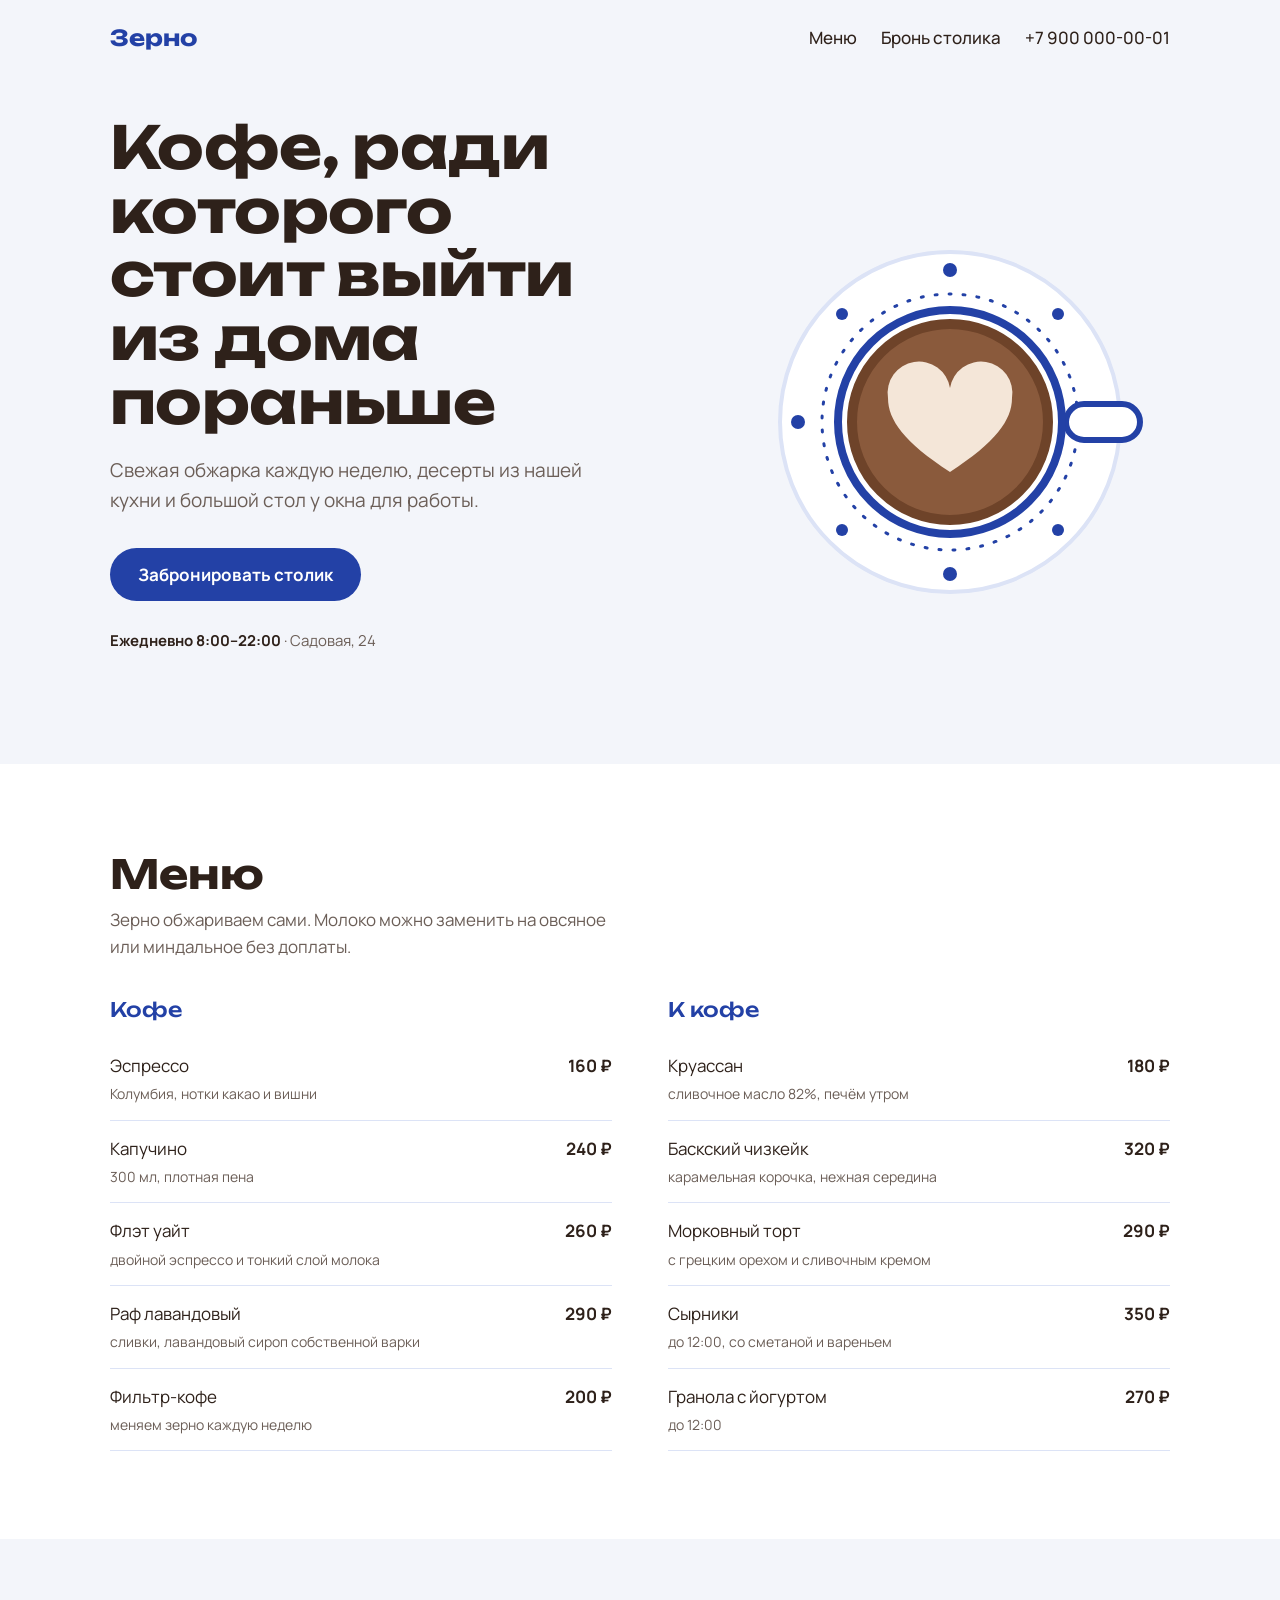
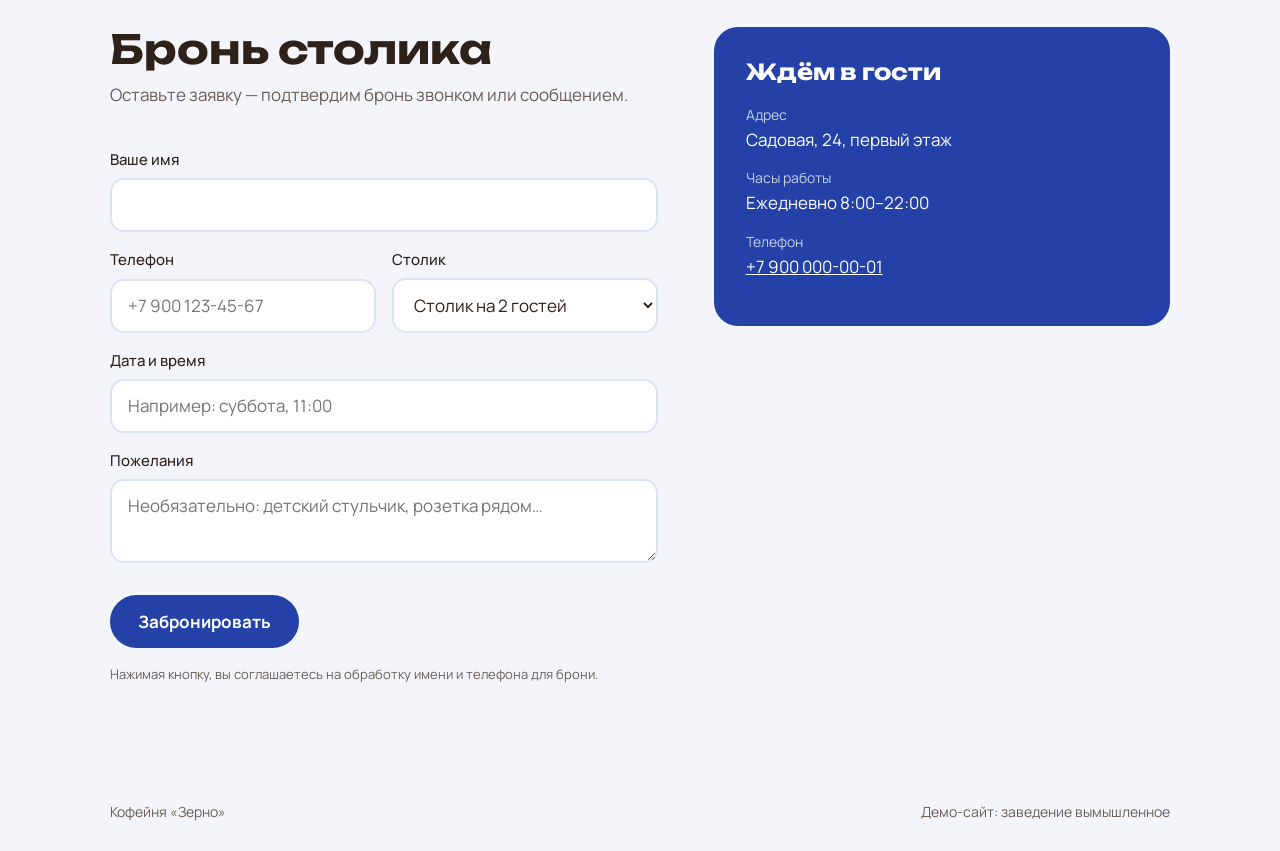
<file: coffee/index.html>
<!doctype html>
<html lang="ru">
<head>
<meta charset="utf-8">
<meta name="viewport" content="width=device-width, initial-scale=1">
<title>Кофейня «Зерно» — кофе и десерты на Садовой</title>
<meta name="description" content="Спешелти-кофе, домашние десерты и бронь столика онлайн. Садовая, 24, ежедневно с 8:00.">
<link rel="preconnect" href="https://fonts.googleapis.com">
<link rel="preconnect" href="https://fonts.gstatic.com" crossorigin>
<link rel="stylesheet" href="https://fonts.googleapis.com/css2?family=Unbounded:wght@500;700&family=Manrope:wght@400;500;700&display=swap">
<style>
/* Кофейня: фарфорово-белый и кобальт, как роспись на чашке. Акцент — чашка в первом экране. */
:root{
  --porcelain:#F3F5FA; --white:#FFFFFF; --cobalt:#2341A6; --cobalt-soft:#DCE3F6;
  --espresso:#2E211A; --muted:#6B5E57; --err:#B3261E;
  --display:"Unbounded",system-ui,sans-serif; --text:"Manrope",system-ui,-apple-system,"Segoe UI",sans-serif;
}
*{box-sizing:border-box}
html{scroll-behavior:smooth}
body{margin:0;background:var(--porcelain);color:var(--espresso);font:400 17px/1.6 var(--text)}
a{color:inherit}
:focus-visible{outline:3px solid var(--cobalt);outline-offset:3px}
.wrap{max-width:1100px;margin:0 auto;padding:0 20px}
nav{display:flex;justify-content:space-between;align-items:center;padding:24px 0}
.logo{font:700 22px/1 var(--display);text-decoration:none;color:var(--cobalt)}
nav .links{display:flex;gap:24px;font-weight:500}
nav .links a{text-decoration:none}
nav .links a:hover{color:var(--cobalt)}

.hero{display:grid;grid-template-columns:1.1fr 1fr;gap:48px;align-items:center;padding:40px 0 96px}
h1{font:700 clamp(36px,4.6vw,60px)/1.08 var(--display);margin:0 0 22px;letter-spacing:-.01em}
.lead{font-size:19px;color:var(--muted);max-width:40ch;margin:0 0 32px}
.btn{display:inline-block;background:var(--cobalt);color:var(--white);font:700 17px/1 var(--text);
  padding:18px 28px;border-radius:999px;border:0;cursor:pointer;text-decoration:none}
.btn:hover{background:#1A3389}
.hours{margin-top:28px;color:var(--muted);font-size:15px}
.hours b{color:var(--espresso)}
.cup svg{width:100%;max-width:440px;height:auto;display:block;margin-left:auto}

section{padding:88px 0}
h2{font:700 clamp(28px,3.4vw,40px)/1.1 var(--display);margin:0 0 10px}
.sub{color:var(--muted);margin:0 0 40px;max-width:52ch}

#menu{background:var(--white)}
.menu{display:grid;grid-template-columns:1fr 1fr;gap:56px}
.menu h3{font:500 20px/1 var(--display);color:var(--cobalt);margin:0 0 18px}
.menu ul{list-style:none;margin:0;padding:0}
.menu li{display:grid;grid-template-columns:1fr auto;gap:4px 16px;padding:14px 0;border-bottom:1px solid var(--cobalt-soft)}
.menu li span.p{font-weight:700}
.menu li small{grid-column:1/-1;color:var(--muted);font-size:14px}

.book{display:grid;grid-template-columns:1.2fr 1fr;gap:56px;align-items:start}
form{display:grid;gap:16px}
label{display:grid;gap:6px;font-weight:500;font-size:15px}
input,select,textarea{font:400 17px/1.4 var(--text);color:var(--espresso);background:var(--white);
  border:2px solid var(--cobalt-soft);border-radius:14px;padding:13px 16px;width:100%}
input:focus,select:focus,textarea:focus{outline:none;border-color:var(--cobalt)}
textarea{min-height:84px;resize:vertical}
.row2{display:grid;grid-template-columns:1fr 1fr;gap:16px}
.hp{position:absolute;left:-9999px}
.err{color:var(--err);font-size:14px;margin:0}
.agree{font-size:13px;color:var(--muted);margin:0}
form .btn{justify-self:start}
.done{background:var(--white);border-radius:20px;padding:28px;border:2px solid var(--cobalt)}
.done h3{font:700 24px/1.2 var(--display);margin:0 0 8px}
.done p{margin:0 0 14px}
.again{background:none;border:0;padding:0;font:700 16px var(--text);color:var(--cobalt);text-decoration:underline;cursor:pointer}
.visit{background:var(--cobalt);color:var(--white);border-radius:24px;padding:32px}
.visit h3{font:700 22px/1.2 var(--display);margin:0 0 18px}
.visit p{margin:0 0 14px}
.visit p span{display:block;font-size:14px;opacity:.75}
footer{padding:28px 0;color:var(--muted);font-size:14px}
footer .wrap{display:flex;justify-content:space-between;gap:16px;flex-wrap:wrap}

/* Пар над чашкой — единственная анимация */
.steam path{animation:rise 4s ease-in-out infinite;opacity:.0}
.steam path:nth-child(2){animation-delay:1.3s}.steam path:nth-child(3){animation-delay:2.6s}
@keyframes rise{0%{opacity:0;transform:translateY(10px)}40%{opacity:.7}100%{opacity:0;transform:translateY(-24px)}}
@media (prefers-reduced-motion:reduce){.steam path{animation:none;opacity:.5}html{scroll-behavior:auto}}

@media (max-width:860px){
  .hero,.book,.menu{grid-template-columns:1fr}
  .cup{order:-1}.cup svg{max-width:240px;margin:0 auto}
  nav .links{display:none}
  .hero{padding-bottom:64px}
}
@media (max-width:520px){.row2{grid-template-columns:1fr}section{padding:64px 0}}
</style>
</head>
<body>
<header class="wrap">
  <nav>
    <a class="logo" href="#">Зерно</a>
    <div class="links"><a href="#menu">Меню</a><a href="#bron">Бронь столика</a><a href="tel:+79000000001">+7 900 000-00-01</a></div>
  </nav>
  <div class="hero">
    <div>
      <h1>Кофе, ради которого стоит выйти из дома пораньше</h1>
      <p class="lead">Свежая обжарка каждую неделю, десерты из нашей кухни и большой стол у окна для работы.</p>
      <a class="btn" href="#bron">Забронировать столик</a>
      <p class="hours"><b>Ежедневно 8:00–22:00</b> · Садовая, 24</p>
    </div>
    <div class="cup">
      <svg viewBox="0 0 440 440" role="img" aria-label="Чашка капучино с рисунком сердца, вид сверху">
        <g class="steam" fill="none" stroke="#2341A6" stroke-width="5" stroke-linecap="round">
          <path d="M190 70c-14 18 14 30 0 48"/><path d="M220 60c-14 18 14 30 0 48"/><path d="M250 70c-14 18 14 30 0 48"/>
        </g>
        <circle cx="220" cy="250" r="170" fill="#FFFFFF" stroke="#DCE3F6" stroke-width="4"/>
        <g fill="#2341A6">
          <circle cx="220" cy="98" r="7"/><circle cx="220" cy="402" r="7"/><circle cx="68" cy="250" r="7"/><circle cx="372" cy="250" r="7"/>
          <circle cx="112" cy="142" r="6"/><circle cx="328" cy="142" r="6"/><circle cx="112" cy="358" r="6"/><circle cx="328" cy="358" r="6"/>
        </g>
        <circle cx="220" cy="250" r="128" fill="none" stroke="#2341A6" stroke-width="3" stroke-dasharray="2 12" stroke-linecap="round"/>
        <rect x="336" y="232" width="74" height="36" rx="18" fill="#FFFFFF" stroke="#2341A6" stroke-width="6"/>
        <circle cx="220" cy="250" r="112" fill="#FFFFFF" stroke="#2341A6" stroke-width="8"/>
        <circle cx="220" cy="250" r="98" fill="#8A5A3C"/>
        <circle cx="220" cy="250" r="98" fill="none" stroke="#6E4329" stroke-width="10"/>
        <path d="M220 300c-46-30-62-52-62-74a30 30 0 0 1 62-10a30 30 0 0 1 62 10c0 22-16 44-62 74z" fill="#F4E6D8"/>
      </svg>
    </div>
  </div>
</header>

<main>
  <section id="menu">
    <div class="wrap">
      <h2>Меню</h2>
      <p class="sub">Зерно обжариваем сами. Молоко можно заменить на овсяное или миндальное без доплаты.</p>
      <div class="menu">
        <div>
          <h3>Кофе</h3>
          <ul>
            <li><span>Эспрессо</span><span class="p">160 ₽</span><small>Колумбия, нотки какао и вишни</small></li>
            <li><span>Капучино</span><span class="p">240 ₽</span><small>300 мл, плотная пена</small></li>
            <li><span>Флэт уайт</span><span class="p">260 ₽</span><small>двойной эспрессо и тонкий слой молока</small></li>
            <li><span>Раф лавандовый</span><span class="p">290 ₽</span><small>сливки, лавандовый сироп собственной варки</small></li>
            <li><span>Фильтр-кофе</span><span class="p">200 ₽</span><small>меняем зерно каждую неделю</small></li>
          </ul>
        </div>
        <div>
          <h3>К кофе</h3>
          <ul>
            <li><span>Круассан</span><span class="p">180 ₽</span><small>сливочное масло 82%, печём утром</small></li>
            <li><span>Баскский чизкейк</span><span class="p">320 ₽</span><small>карамельная корочка, нежная середина</small></li>
            <li><span>Морковный торт</span><span class="p">290 ₽</span><small>с грецким орехом и сливочным кремом</small></li>
            <li><span>Сырники</span><span class="p">350 ₽</span><small>до 12:00, со сметаной и вареньем</small></li>
            <li><span>Гранола с йогуртом</span><span class="p">270 ₽</span><small>до 12:00</small></li>
          </ul>
        </div>
      </div>
    </div>
  </section>

  <section id="bron">
    <div class="wrap book">
      <div>
        <h2>Бронь столика</h2>
        <p class="sub">Оставьте заявку — подтвердим бронь звонком или сообщением.</p>
        <form id="form" novalidate>
          <label>Ваше имя<input name="name" autocomplete="given-name" maxlength="50" required></label>
          <div class="row2">
            <label>Телефон<input name="phone" type="tel" autocomplete="tel" placeholder="+7 900 123-45-67" required></label>
            <label>Столик
              <select name="service">
                <option>Столик на 2 гостей</option><option>Столик на 4 гостей</option>
                <option>Большой стол у окна (до 8)</option><option>Кофе с собой к нужному времени</option>
              </select>
            </label>
          </div>
          <label>Дата и время<input name="when" placeholder="Например: суббота, 11:00"></label>
          <label>Пожелания<textarea name="comment" maxlength="500" placeholder="Необязательно: детский стульчик, розетка рядом…"></textarea></label>
          <div class="hp" aria-hidden="true"><input name="website" tabindex="-1" autocomplete="off"></div>
          <p class="err" id="err" role="alert"></p>
          <button class="btn" type="submit" id="sendBtn">Забронировать</button>
          <p class="agree">Нажимая кнопку, вы соглашаетесь на обработку имени и телефона для брони.</p>
        </form>
        <div class="done" id="done" tabindex="-1" hidden>
          <h3>Бронь принята</h3>
          <p>Скоро подтвердим её звонком или сообщением.</p>
          <button type="button" class="again" id="againBtn">Забронировать ещё один столик</button>
        </div>
      </div>
      <aside class="visit">
        <h3>Ждём в гости</h3>
        <p><span>Адрес</span>Садовая, 24, первый этаж</p>
        <p><span>Часы работы</span>Ежедневно 8:00–22:00</p>
        <p><span>Телефон</span><a href="tel:+79000000001">+7 900 000-00-01</a></p>
      </aside>
    </div>
  </section>
</main>
<footer><div class="wrap"><span>Кофейня «Зерно»</span><span>Демо-сайт: заведение вымышленное</span></div></footer>
<script src="../form.js"></script>
</body>
</html>
</file>
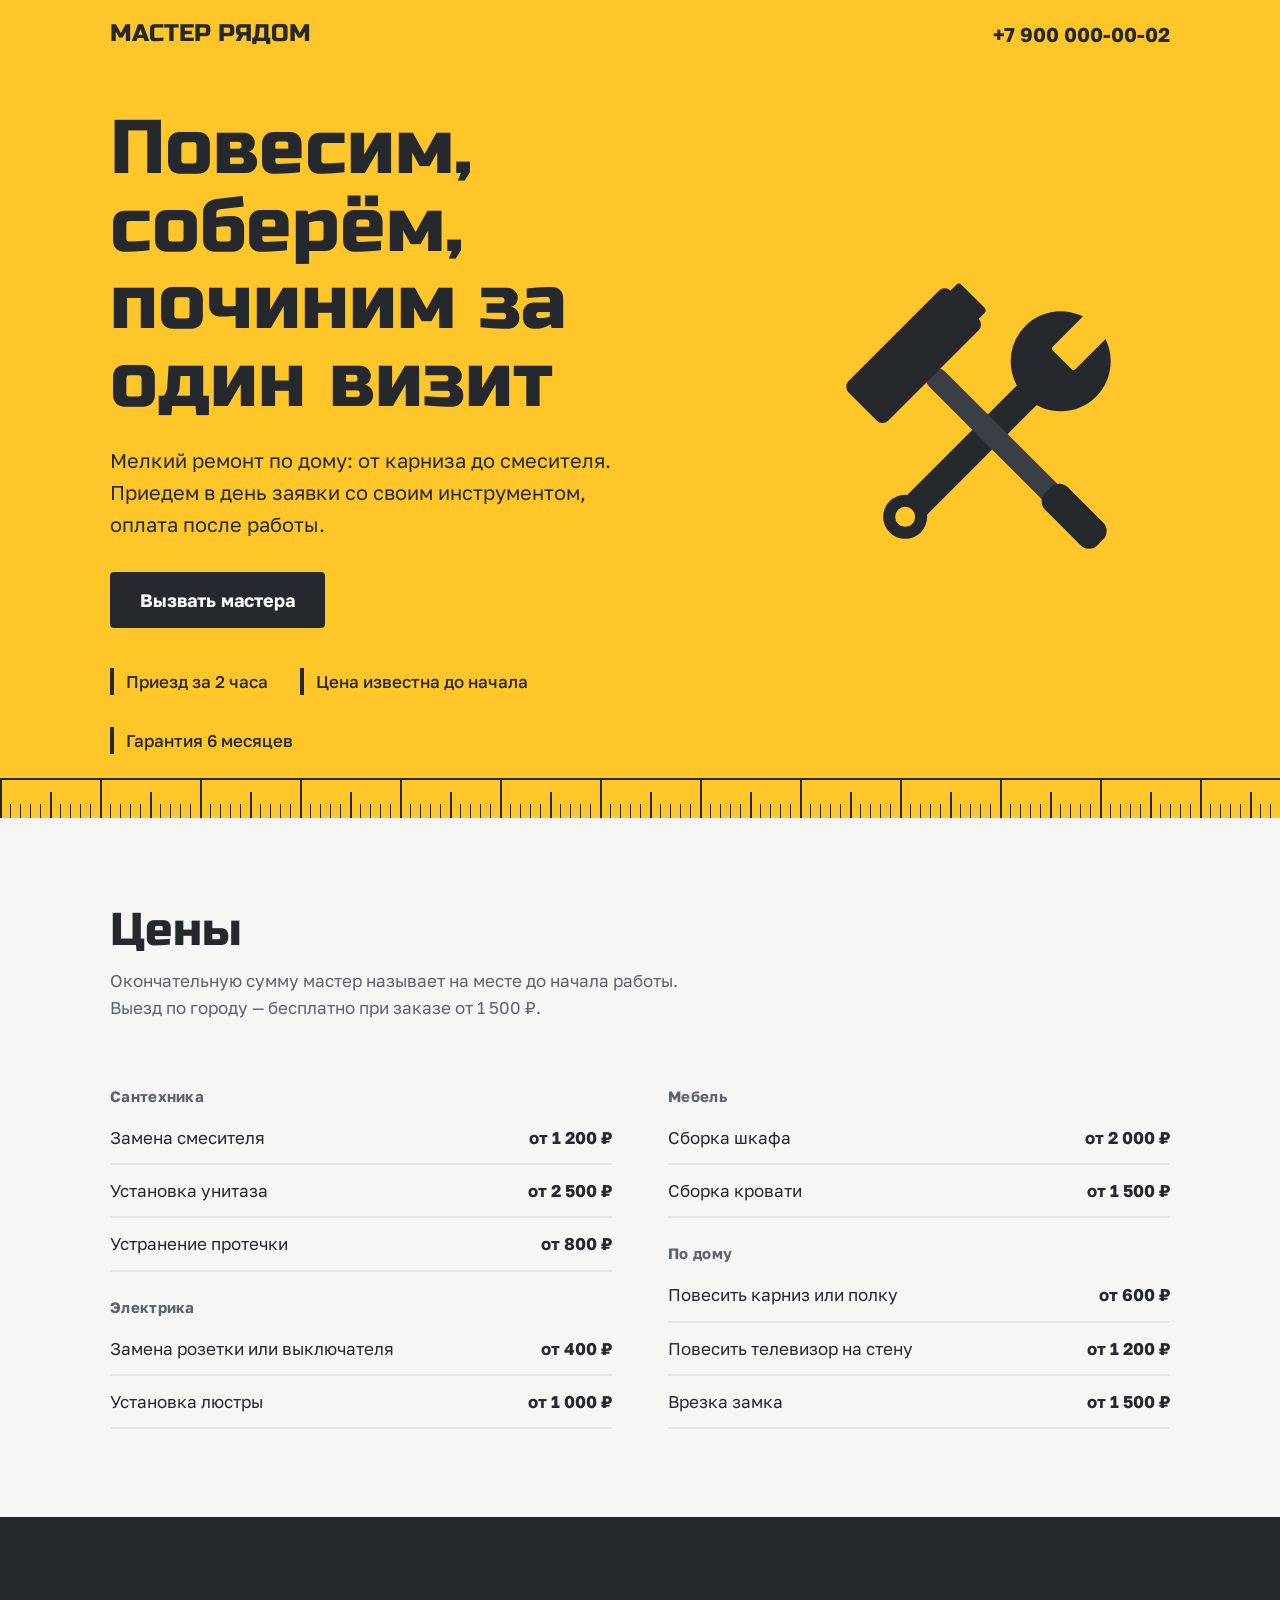
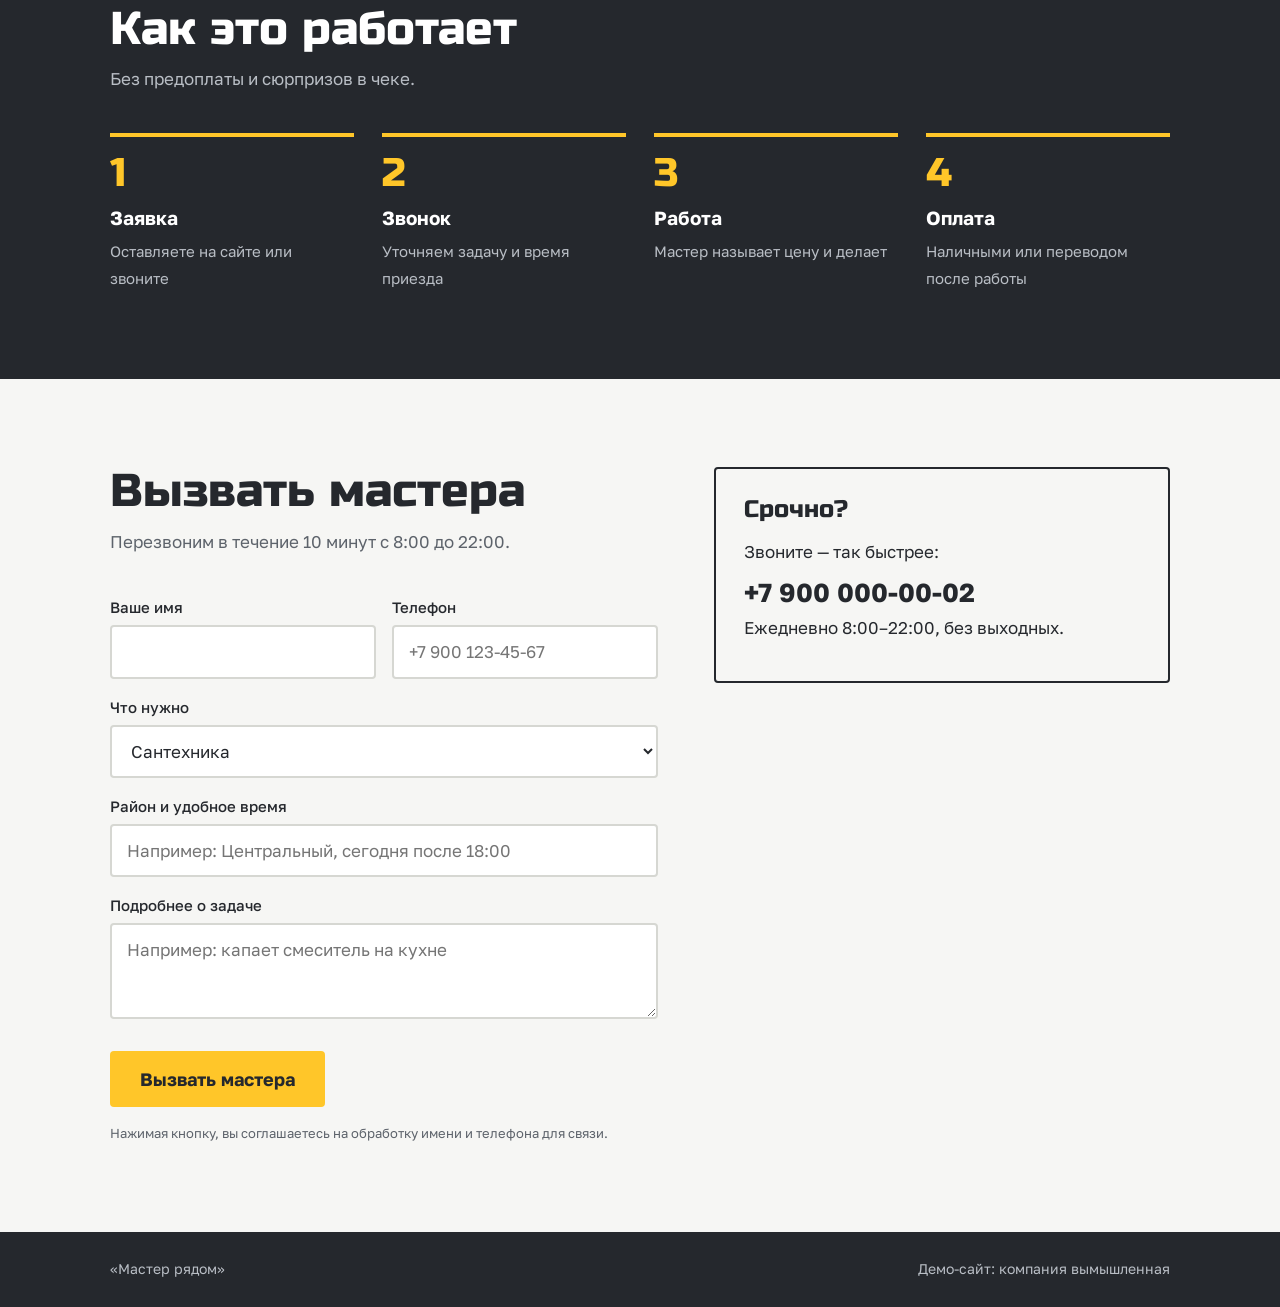
<file: master/index.html>
<!doctype html>
<html lang="ru">
<head>
<meta charset="utf-8">
<meta name="viewport" content="width=device-width, initial-scale=1">
<title>«Мастер рядом» — мелкий ремонт по дому за один визит</title>
<meta name="description" content="Повесим, соберём, починим. Сантехника, электрика, сборка мебели. Приезд в день заявки, оплата после работы.">
<link rel="preconnect" href="https://fonts.googleapis.com">
<link rel="preconnect" href="https://fonts.gstatic.com" crossorigin>
<link rel="stylesheet" href="https://fonts.googleapis.com/css2?family=Russo+One&family=Golos+Text:wght@400;500;700&display=swap">
<style>
/* Мастер на час: сигнальный жёлтый и графит, как рулетка и инструмент. Акцент — шкала рулетки. */
:root{
  --yellow:#FFC629; --graphite:#25282D; --steel:#3A3F46; --paper:#F6F6F4; --white:#FFFFFF;
  --muted:#5D636B; --err:#C4281C;
  --display:"Russo One","Arial Black",sans-serif; --text:"Golos Text",system-ui,-apple-system,"Segoe UI",sans-serif;
}
*{box-sizing:border-box}
html{scroll-behavior:smooth}
body{margin:0;background:var(--paper);color:var(--graphite);font:400 17px/1.6 var(--text)}
a{color:inherit}
:focus-visible{outline:3px solid var(--graphite);outline-offset:3px}
.wrap{max-width:1100px;margin:0 auto;padding:0 20px}

.hero{background:var(--yellow);position:relative;padding-bottom:64px}
.hero-grid{display:grid;grid-template-columns:1.4fr 1fr;gap:32px;align-items:center}
.tools svg{width:100%;max-width:360px;display:block;margin-left:auto}
.top{display:flex;justify-content:space-between;align-items:center;gap:16px;padding:22px 0 64px;flex-wrap:wrap}
.logo{font:400 24px/1 var(--display);text-decoration:none}
.top a.tel{font:700 20px/1 var(--text);text-decoration:none}
h1{font:400 clamp(38px,6vw,76px)/1.02 var(--display);margin:0 0 24px;max-width:15ch}
.lead{font-size:20px;max-width:44ch;margin:0 0 32px}
.btn{display:inline-block;background:var(--graphite);color:var(--white);font:700 18px/1 var(--text);
  padding:19px 30px;border-radius:4px;border:0;cursor:pointer;text-decoration:none}
.btn:hover{background:#000}
.promise{display:flex;gap:32px;flex-wrap:wrap;margin-top:40px;font-weight:500}
.promise div{border-left:4px solid var(--graphite);padding-left:12px}
/* Шкала рулетки по нижнему краю */
.tape{position:absolute;left:0;right:0;bottom:0;height:40px;background:
  repeating-linear-gradient(90deg,var(--graphite) 0 2px,transparent 2px 100px) bottom/100% 40px no-repeat,
  repeating-linear-gradient(90deg,var(--graphite) 0 2px,transparent 2px 50px) bottom/100% 26px no-repeat,
  repeating-linear-gradient(90deg,var(--graphite) 0 1px,transparent 1px 10px) bottom/100% 14px no-repeat;
  border-top:2px solid var(--graphite)}

section{padding:88px 0}
h2{font:400 clamp(30px,4vw,46px)/1.05 var(--display);margin:0 0 12px}
.sub{color:var(--muted);margin:0 0 40px;max-width:54ch}

.prices{display:grid;grid-template-columns:repeat(2,1fr);gap:0 56px}
.prices h3{font:700 15px/1 var(--text);color:var(--muted);margin:28px 0 8px;letter-spacing:.02em}
.prices ul{list-style:none;margin:0;padding:0}
.prices li{display:flex;justify-content:space-between;gap:16px;padding:12px 0;border-bottom:2px solid #E4E4E0}
.prices li b{white-space:nowrap}

#steps{background:var(--graphite);color:var(--white)}
#steps .sub{color:#B9BEC5}
.steps{list-style:none;margin:0;padding:0;display:grid;grid-template-columns:repeat(4,1fr);gap:28px;counter-reset:s}
.steps li{counter-increment:s;border-top:4px solid var(--yellow);padding-top:16px}
.steps li::before{content:counter(s);display:block;font:400 40px/1 var(--display);color:var(--yellow);margin-bottom:10px}
.steps b{display:block;font-size:19px;margin-bottom:4px}
.steps span{color:#B9BEC5;font-size:15px}

.book{display:grid;grid-template-columns:1.2fr 1fr;gap:56px;align-items:start}
form{display:grid;gap:16px}
label{display:grid;gap:6px;font-weight:500;font-size:15px}
input,select,textarea{font:400 17px/1.4 var(--text);color:var(--graphite);background:var(--white);
  border:2px solid #D6D7D2;border-radius:4px;padding:13px 15px;width:100%}
input:focus,select:focus,textarea:focus{outline:none;border-color:var(--graphite);box-shadow:0 0 0 3px var(--yellow)}
textarea{min-height:96px;resize:vertical}
.row2{display:grid;grid-template-columns:1fr 1fr;gap:16px}
.hp{position:absolute;left:-9999px}
.err{color:var(--err);font-size:14px;margin:0}
.agree{font-size:13px;color:var(--muted);margin:0}
form .btn{justify-self:start;background:var(--yellow);color:var(--graphite)}
form .btn:hover{background:#FFB800}
.done{background:var(--yellow);padding:28px;border-radius:4px}
.done h3{font:400 28px/1.1 var(--display);margin:0 0 8px}
.done p{margin:0 0 14px}
.again{background:none;border:0;padding:0;font:700 16px var(--text);text-decoration:underline;cursor:pointer;color:var(--graphite)}
.side{border:2px solid var(--graphite);border-radius:4px;padding:28px}
.side h3{font:400 24px/1.1 var(--display);margin:0 0 14px}
.side p{margin:0 0 12px}
.side .big{font:700 26px/1.2 var(--text);text-decoration:none;display:block;margin-bottom:6px}
footer{background:var(--graphite);color:#B9BEC5;font-size:14px;padding:26px 0}
footer .wrap{display:flex;justify-content:space-between;gap:16px;flex-wrap:wrap}

@media (max-width:860px){
  .prices,.book,.hero-grid{grid-template-columns:1fr}
  .tools{display:none}
  .steps{grid-template-columns:1fr 1fr}
  .top{padding-bottom:40px}
}
@media (max-width:520px){.row2,.steps{grid-template-columns:1fr}section{padding:64px 0}}
@media (prefers-reduced-motion:reduce){html{scroll-behavior:auto}}
</style>
</head>
<body>
<header class="hero">
  <div class="wrap">
    <div class="top">
      <a class="logo" href="#">МАСТЕР РЯДОМ</a>
      <a class="tel" href="tel:+79000000002">+7 900 000-00-02</a>
    </div>
    <div class="hero-grid">
    <div>
    <h1>Повесим, соберём, починим за один визит</h1>
    <p class="lead">Мелкий ремонт по дому: от карниза до смесителя. Приедем в день заявки со своим инструментом, оплата после работы.</p>
    <a class="btn" href="#zayavka">Вызвать мастера</a>
    <div class="promise">
      <div>Приезд за 2 часа</div>
      <div>Цена известна до начала</div>
      <div>Гарантия 6 месяцев</div>
    </div>
    </div>
    <div class="tools" aria-hidden="true">
      <svg viewBox="0 0 360 360">
        <!-- гаечный ключ -->
        <g transform="rotate(45 180 180)">
          <rect x="166" y="96" width="28" height="220" rx="12" fill="#25282D"/>
          <circle cx="180" cy="80" r="50" fill="#25282D"/>
          <rect x="164" y="22" width="32" height="56" rx="3" fill="#FFC629"/>
          <circle cx="180" cy="300" r="22" fill="#25282D"/>
          <circle cx="180" cy="300" r="10" fill="#FFC629"/>
        </g>
        <!-- молоток -->
        <g transform="rotate(-45 180 180)">
          <rect x="169" y="96" width="22" height="236" rx="9" fill="#3A3F46"/>
          <rect x="164" y="262" width="32" height="74" rx="12" fill="#25282D"/>
          <rect x="108" y="44" width="144" height="56" rx="8" fill="#25282D"/>
          <rect x="244" y="52" width="20" height="40" rx="4" fill="#25282D"/>
        </g>
      </svg>
    </div>
    </div>
  </div>
  <div class="tape" aria-hidden="true"></div>
</header>

<main>
  <section id="price">
    <div class="wrap">
      <h2>Цены</h2>
      <p class="sub">Окончательную сумму мастер называет на месте до начала работы. Выезд по городу — бесплатно при заказе от 1 500 ₽.</p>
      <div class="prices">
        <div>
          <h3>Сантехника</h3>
          <ul>
            <li><span>Замена смесителя</span><b>от 1 200 ₽</b></li>
            <li><span>Установка унитаза</span><b>от 2 500 ₽</b></li>
            <li><span>Устранение протечки</span><b>от 800 ₽</b></li>
          </ul>
          <h3>Электрика</h3>
          <ul>
            <li><span>Замена розетки или выключателя</span><b>от 400 ₽</b></li>
            <li><span>Установка люстры</span><b>от 1 000 ₽</b></li>
          </ul>
        </div>
        <div>
          <h3>Мебель</h3>
          <ul>
            <li><span>Сборка шкафа</span><b>от 2 000 ₽</b></li>
            <li><span>Сборка кровати</span><b>от 1 500 ₽</b></li>
          </ul>
          <h3>По дому</h3>
          <ul>
            <li><span>Повесить карниз или полку</span><b>от 600 ₽</b></li>
            <li><span>Повесить телевизор на стену</span><b>от 1 200 ₽</b></li>
            <li><span>Врезка замка</span><b>от 1 500 ₽</b></li>
          </ul>
        </div>
      </div>
    </div>
  </section>

  <section id="steps">
    <div class="wrap">
      <h2>Как это работает</h2>
      <p class="sub">Без предоплаты и сюрпризов в чеке.</p>
      <ol class="steps">
        <li><b>Заявка</b><span>Оставляете на сайте или звоните</span></li>
        <li><b>Звонок</b><span>Уточняем задачу и время приезда</span></li>
        <li><b>Работа</b><span>Мастер называет цену и делает</span></li>
        <li><b>Оплата</b><span>Наличными или переводом после работы</span></li>
      </ol>
    </div>
  </section>

  <section id="zayavka">
    <div class="wrap book">
      <div>
        <h2>Вызвать мастера</h2>
        <p class="sub">Перезвоним в течение 10 минут с 8:00 до 22:00.</p>
        <form id="form" novalidate>
          <div class="row2">
            <label>Ваше имя<input name="name" autocomplete="given-name" maxlength="50" required></label>
            <label>Телефон<input name="phone" type="tel" autocomplete="tel" placeholder="+7 900 123-45-67" required></label>
          </div>
          <label>Что нужно
            <select name="service">
              <option>Сантехника</option><option>Электрика</option><option>Сборка мебели</option>
              <option>Повесить, закрепить</option><option>Другое — опишу ниже</option>
            </select>
          </label>
          <label>Район и удобное время<input name="when" placeholder="Например: Центральный, сегодня после 18:00"></label>
          <label>Подробнее о задаче<textarea name="comment" maxlength="500" placeholder="Например: капает смеситель на кухне"></textarea></label>
          <div class="hp" aria-hidden="true"><input name="website" tabindex="-1" autocomplete="off"></div>
          <p class="err" id="err" role="alert"></p>
          <button class="btn" type="submit" id="sendBtn">Вызвать мастера</button>
          <p class="agree">Нажимая кнопку, вы соглашаетесь на обработку имени и телефона для связи.</p>
        </form>
        <div class="done" id="done" tabindex="-1" hidden>
          <h3>Заявка принята</h3>
          <p>Перезвоним в течение 10 минут и договоримся о времени.</p>
          <button type="button" class="again" id="againBtn">Отправить ещё одну заявку</button>
        </div>
      </div>
      <aside class="side">
        <h3>Срочно?</h3>
        <p>Звоните — так быстрее:</p>
        <a class="big" href="tel:+79000000002">+7 900 000-00-02</a>
        <p>Ежедневно 8:00–22:00, без выходных.</p>
      </aside>
    </div>
  </section>
</main>
<footer><div class="wrap"><span>«Мастер рядом»</span><span>Демо-сайт: компания вымышленная</span></div></footer>
<script src="../form.js"></script>
</body>
</html>
</file>
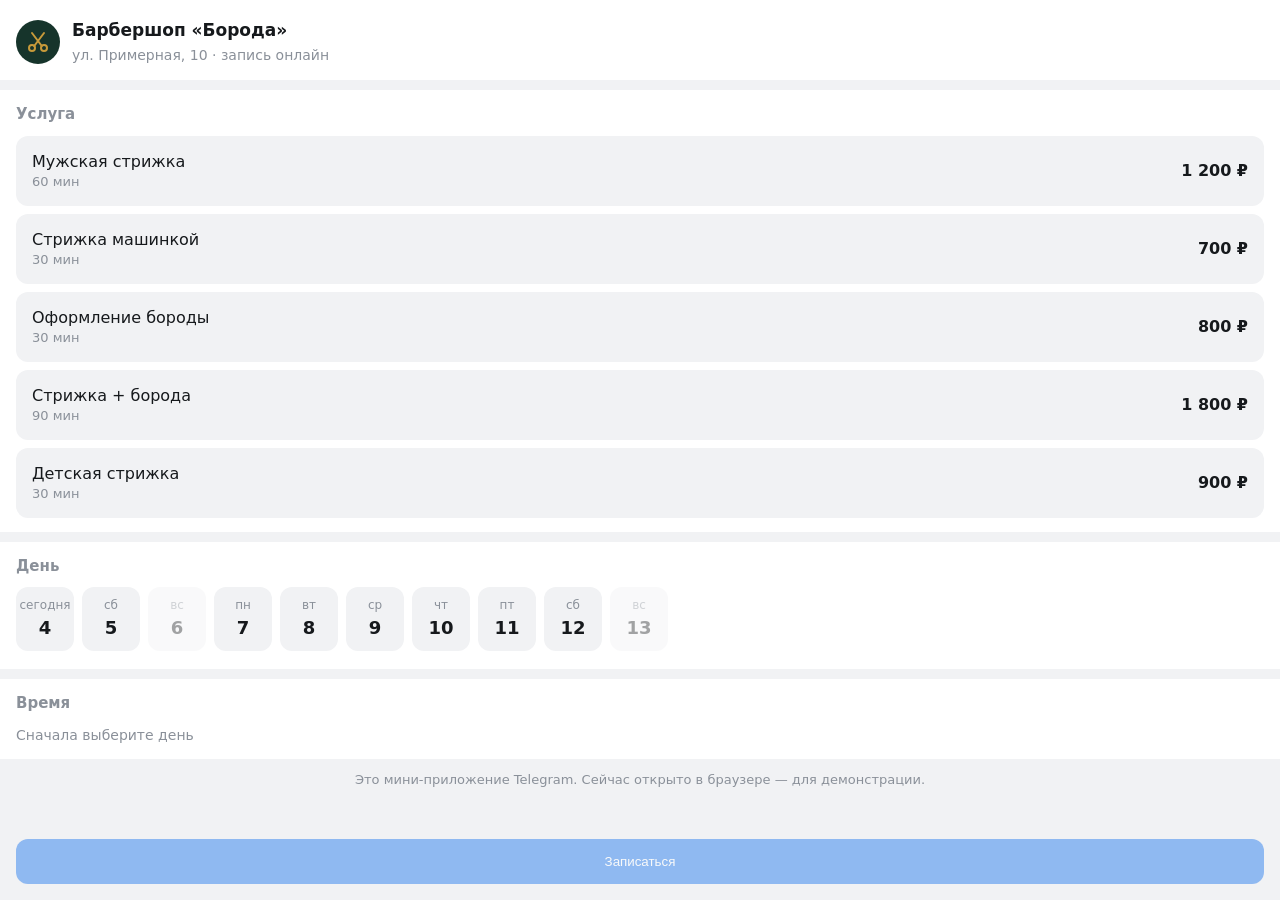
<file: miniapp/index.html>
<!doctype html>
<html lang="ru">
<head>
<meta charset="utf-8">
<meta name="viewport" content="width=device-width, initial-scale=1, viewport-fit=cover">
<title>Запись в барбершоп «Борода»</title>
<script src="https://telegram.org/js/telegram-web-app.js"></script>
<style>
/*
  Telegram Mini App. Цвета берутся из темы Telegram пользователя (светлой или тёмной),
  поэтому приложение выглядит «родным». Фирменный акцент барбершопа — латунь.
*/
:root{
  --bg:var(--tg-theme-bg-color,#ffffff);
  --bg2:var(--tg-theme-secondary-bg-color,#f1f2f4);
  --text:var(--tg-theme-text-color,#16191c);
  --hint:var(--tg-theme-hint-color,#8a9099);
  --btn:var(--tg-theme-button-color,#2f80ed);
  --btn-text:var(--tg-theme-button-text-color,#ffffff);
  --brass:#C79A3A;
  --busy:var(--tg-theme-hint-color,#b8bcc3);
}
*{box-sizing:border-box;-webkit-tap-highlight-color:transparent}
body{margin:0;background:var(--bg2);color:var(--text);font:400 16px/1.45 -apple-system,system-ui,"Segoe UI",Roboto,sans-serif;padding-bottom:96px}
header{background:var(--bg);padding:18px 16px 14px;display:flex;gap:12px;align-items:center}
.logo{width:44px;height:44px;border-radius:50%;background:#16342B;display:grid;place-items:center;flex-shrink:0}
header b{display:block;font-size:17px}
header span{color:var(--hint);font-size:14px}
section{background:var(--bg);margin-top:10px;padding:14px 16px}
h2{font-size:15px;font-weight:600;color:var(--hint);margin:0 0 10px}

.services{display:grid;gap:8px}
.svc{display:flex;justify-content:space-between;align-items:center;gap:12px;width:100%;text-align:left;
  background:var(--bg2);color:var(--text);border:2px solid transparent;border-radius:12px;padding:12px 14px;font:inherit;cursor:pointer}
.svc small{display:block;color:var(--hint);font-size:13px}
.svc .p{font-weight:600;white-space:nowrap}
.svc[aria-pressed="true"]{border-color:var(--brass)}

.days{display:flex;gap:8px;overflow-x:auto;padding-bottom:4px;scrollbar-width:none}
.days::-webkit-scrollbar{display:none}
.day{flex:0 0 58px;background:var(--bg2);color:var(--text);border:2px solid transparent;border-radius:12px;padding:8px 0;
  text-align:center;font:inherit;cursor:pointer}
.day small{display:block;color:var(--hint);font-size:12px}
.day b{font-size:18px}
.day[aria-pressed="true"]{border-color:var(--brass)}
.day:disabled{opacity:.4;cursor:default}

.times{display:grid;grid-template-columns:repeat(4,1fr);gap:8px}
.time{background:var(--bg2);color:var(--text);border:2px solid transparent;border-radius:10px;padding:10px 0;font:600 15px/1 inherit;cursor:pointer}
.time[aria-pressed="true"]{border-color:var(--brass);background:var(--brass);color:#1b1305}
.time:disabled{color:var(--busy);text-decoration:line-through;cursor:default}
.empty{color:var(--hint);font-size:14px;margin:0}

.summary{font-size:15px}
.summary div{display:flex;justify-content:space-between;padding:4px 0}
.summary span{color:var(--hint)}
.fallback{position:fixed;left:16px;right:16px;bottom:16px;background:var(--btn);color:var(--btn-text);border:0;border-radius:12px;
  padding:15px;font:600 16px inherit;cursor:pointer;display:none}
.fallback:disabled{opacity:.5}
.note{color:var(--hint);font-size:13px;text-align:center;margin:12px 16px}
button:focus-visible{outline:2px solid var(--brass);outline-offset:2px}
</style>
</head>
<body>
<header>
  <div class="logo" aria-hidden="true">
    <svg width="24" height="24" viewBox="0 0 24 24" fill="none" stroke="#C79A3A" stroke-width="2" stroke-linecap="round">
      <circle cx="6" cy="18" r="3"/><circle cx="18" cy="18" r="3"/><path d="M8.2 16 18 3M15.8 16 6 3"/></svg>
  </div>
  <div><b>Барбершоп «Борода»</b><span>ул. Примерная, 10 · запись онлайн</span></div>
</header>

<section>
  <h2>Услуга</h2>
  <div class="services" id="services"></div>
</section>

<section>
  <h2>День</h2>
  <div class="days" id="days"></div>
</section>

<section>
  <h2>Время</h2>
  <div class="times" id="times"></div>
</section>

<section id="summaryBox" hidden>
  <h2>Ваша запись</h2>
  <div class="summary" id="summary"></div>
</section>

<p class="note" id="note"></p>
<button class="fallback" id="fallbackBtn" disabled>Записаться</button>

<script>
/* ===================== НАСТРОЙКИ ===================== */
const SERVICES = [
  { name: 'Мужская стрижка',   price: 1200, minutes: 60 },
  { name: 'Стрижка машинкой',  price: 700,  minutes: 30 },
  { name: 'Оформление бороды', price: 800,  minutes: 30 },
  { name: 'Стрижка + борода',  price: 1800, minutes: 90 },
  { name: 'Детская стрижка',   price: 900,  minutes: 30 },
];
const WORK_DAYS = [1, 2, 3, 4, 5, 6];   // пн–сб (0 — воскресенье)
const HOURS = ['10:00','11:00','12:00','13:00','14:00','15:00','16:00','17:00','18:00','19:00'];
const DAYS_AHEAD = 10;
/* ===================================================== */

const tg = window.Telegram ? window.Telegram.WebApp : null;
const inTelegram = !!(tg && tg.platform && tg.platform !== 'unknown');
const state = { service: null, day: null, time: null };
const rub = n => n.toLocaleString('ru-RU') + ' ₽';
const WD = ['вс','пн','вт','ср','чт','пт','сб'];

if (inTelegram) { tg.ready(); tg.expand(); }

// Демо: «занятые» слоты. В настоящем проекте их отдаёт сервер или таблица.
function isBusy(date, time) {
  const s = date.getDate() * 31 + parseInt(time) * 7;
  return s % 5 === 0 || s % 7 === 0;
}
function haptic() { if (inTelegram && tg.HapticFeedback) tg.HapticFeedback.selectionChanged(); }

function pick(list, btn) {
  list.querySelectorAll('button').forEach(b => b.setAttribute('aria-pressed', 'false'));
  btn.setAttribute('aria-pressed', 'true');
  haptic();
}

// Услуги
const svcBox = document.getElementById('services');
SERVICES.forEach(s => {
  const b = document.createElement('button');
  b.className = 'svc'; b.type = 'button'; b.setAttribute('aria-pressed', 'false');
  b.innerHTML = '<span><span class="n"></span><small></small></span><span class="p"></span>';
  b.querySelector('.n').textContent = s.name;
  b.querySelector('small').textContent = s.minutes + ' мин';
  b.querySelector('.p').textContent = rub(s.price);
  b.onclick = () => { state.service = s; pick(svcBox, b); update(); };
  svcBox.appendChild(b);
});

// Дни
const daysBox = document.getElementById('days');
const today = new Date(); today.setHours(0, 0, 0, 0);
for (let i = 0; i < DAYS_AHEAD; i++) {
  const d = new Date(today); d.setDate(today.getDate() + i);
  const b = document.createElement('button');
  b.className = 'day'; b.type = 'button'; b.setAttribute('aria-pressed', 'false');
  b.innerHTML = `<small>${i === 0 ? 'сегодня' : WD[d.getDay()]}</small><b>${d.getDate()}</b>`;
  if (!WORK_DAYS.includes(d.getDay())) { b.disabled = true; b.title = 'Выходной'; }
  b.onclick = () => { state.day = d; state.time = null; pick(daysBox, b); renderTimes(); update(); };
  daysBox.appendChild(b);
}

// Время
const timesBox = document.getElementById('times');
function renderTimes() {
  timesBox.innerHTML = '';
  if (!state.day) { timesBox.innerHTML = '<p class="empty">Сначала выберите день</p>'; return; }
  const now = new Date();
  HOURS.forEach(t => {
    const b = document.createElement('button');
    b.className = 'time'; b.type = 'button'; b.textContent = t; b.setAttribute('aria-pressed', 'false');
    const slot = new Date(state.day); slot.setHours(parseInt(t), 0, 0, 0);
    if (slot < now || isBusy(state.day, t)) { b.disabled = true; b.setAttribute('aria-label', t + ', занято'); }
    b.onclick = () => { state.time = t; pick(timesBox, b); update(); };
    timesBox.appendChild(b);
  });
}
renderTimes();

// Сводка и кнопка
const fallbackBtn = document.getElementById('fallbackBtn');
function dateText(d) { return d.toLocaleDateString('ru-RU', { weekday: 'long', day: 'numeric', month: 'long' }); }

function update() {
  const ready = state.service && state.day && state.time;
  const box = document.getElementById('summaryBox');
  box.hidden = !ready;
  if (ready) {
    document.getElementById('summary').innerHTML =
      `<div><span>Услуга</span><b></b></div><div><span>Когда</span><b></b></div><div><span>Стоимость</span><b></b></div>`;
    const b = box.querySelectorAll('b');
    b[0].textContent = state.service.name;
    b[1].textContent = dateText(state.day) + ', ' + state.time;
    b[2].textContent = rub(state.service.price);
  }
  if (inTelegram) {
    tg.MainButton.setText(ready ? `Записаться на ${state.time}` : 'Выберите услугу, день и время');
    tg.MainButton.show();
    ready ? tg.MainButton.enable() : tg.MainButton.disable();
  } else {
    fallbackBtn.disabled = !ready;
  }
}

function submit() {
  if (!(state.service && state.day && state.time)) return;
  const payload = {
    service: state.service.name, price: state.service.price, minutes: state.service.minutes,
    date: state.day.toLocaleDateString('ru-RU'), weekday: WD[state.day.getDay()], time: state.time,
  };
  if (inTelegram) {
    tg.HapticFeedback && tg.HapticFeedback.notificationOccurred('success');
    tg.sendData(JSON.stringify(payload));   // бот получит это сообщение, окно закроется само
  } else {
    alert('Демо в браузере. В Telegram запись уйдёт боту:\n' + JSON.stringify(payload, null, 2));
  }
}

if (inTelegram) {
  tg.MainButton.onClick(submit);
} else {
  fallbackBtn.style.display = 'block';
  fallbackBtn.onclick = submit;
  document.getElementById('note').textContent = 'Это мини-приложение Telegram. Сейчас открыто в браузере — для демонстрации.';
}
update();
</script>
</body>
</html>
</file>
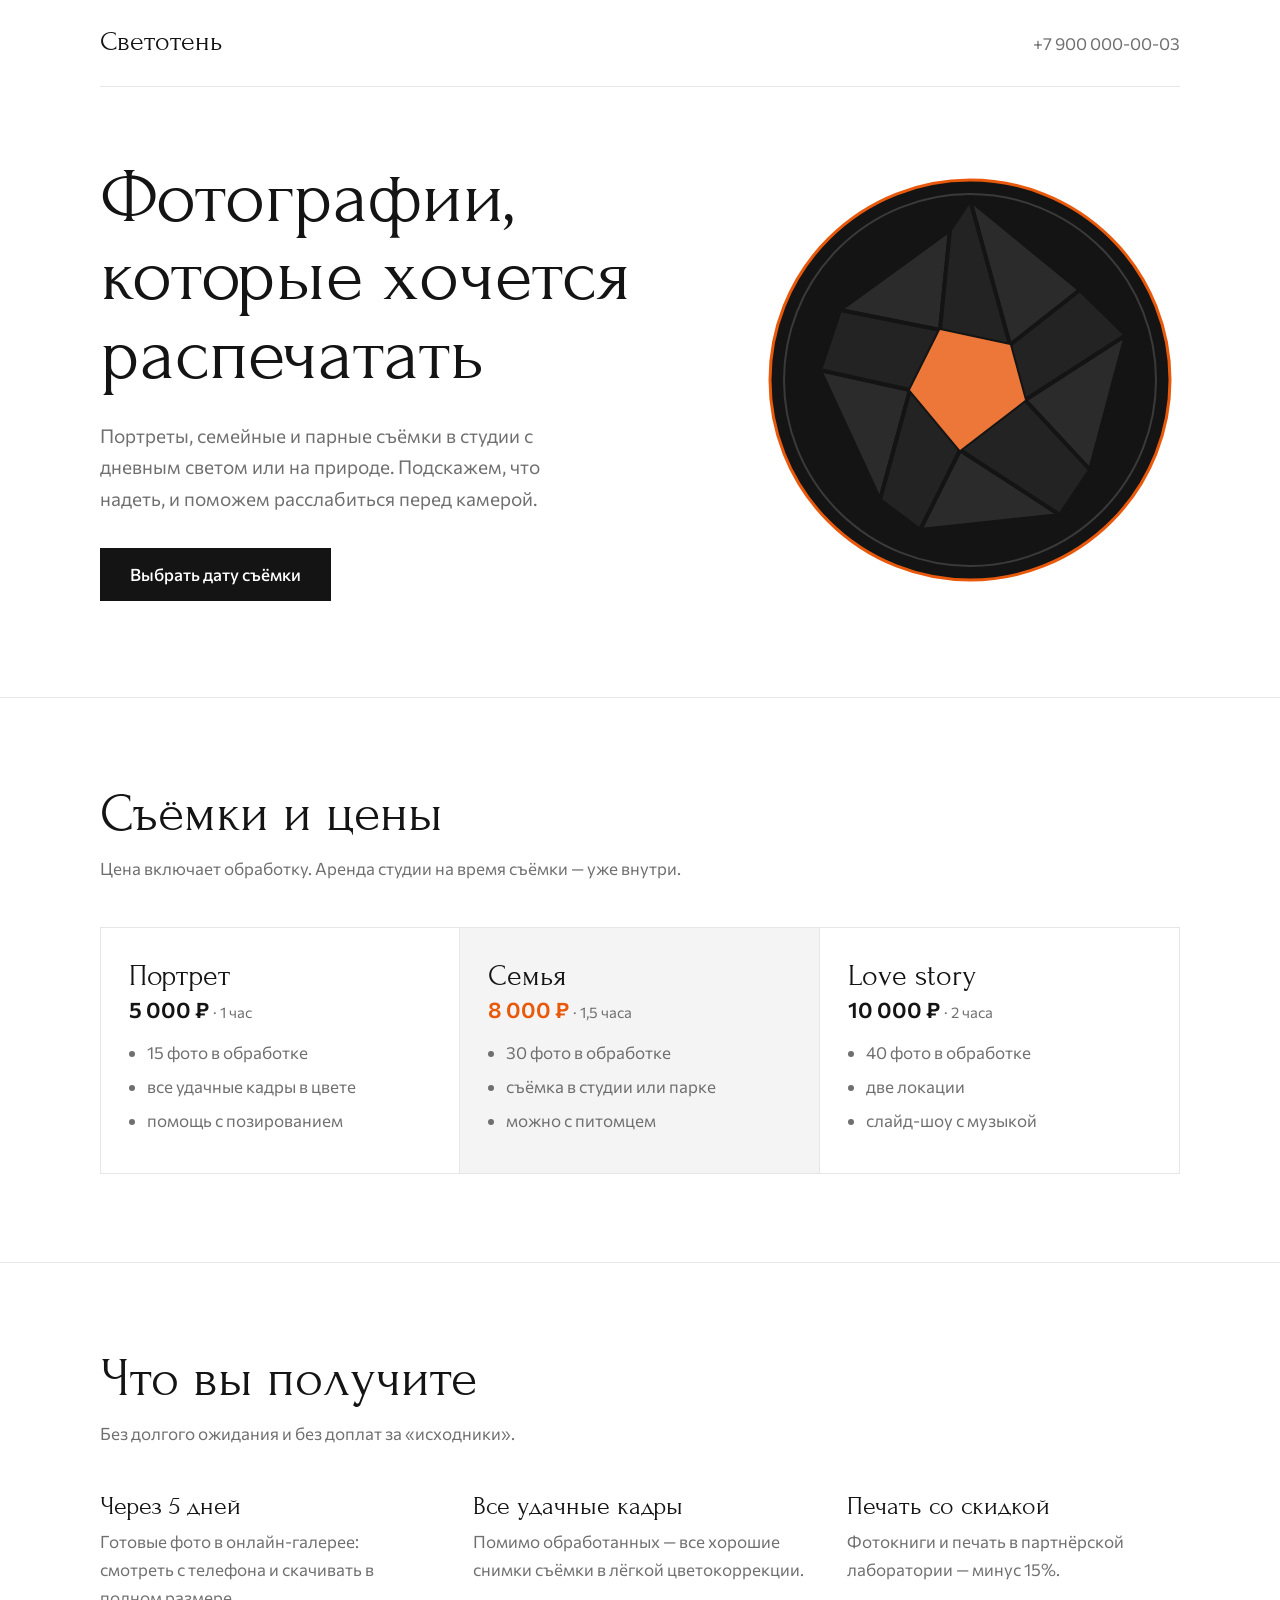
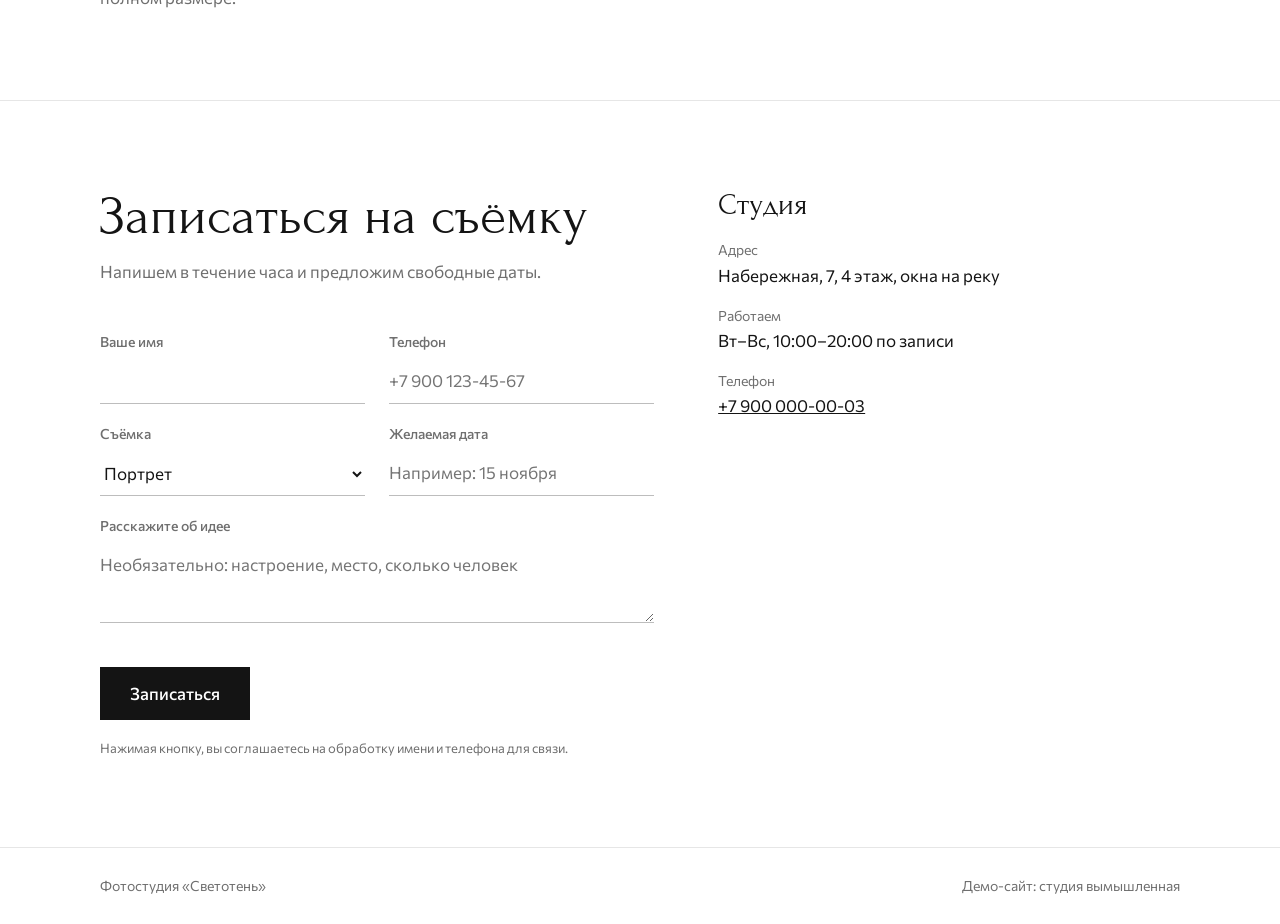
<file: photo/index.html>
<!doctype html>
<html lang="ru">
<head>
<meta charset="utf-8">
<meta name="viewport" content="width=device-width, initial-scale=1">
<title>Фотостудия «Светотень» — портреты, семьи, love story</title>
<meta name="description" content="Портретная и семейная съёмка в студии и на природе. Готовые фото через 5 дней. Запись на удобную дату.">
<link rel="preconnect" href="https://fonts.googleapis.com">
<link rel="preconnect" href="https://fonts.gstatic.com" crossorigin>
<link rel="stylesheet" href="https://fonts.googleapis.com/css2?family=Forum&family=Commissioner:wght@400;500;600&display=swap">
<style>
/* Фотостудия: белый лист, чёрная тушь и плёночный оранжевый. Акцент — диафрагма объектива. */
:root{
  --white:#FFFFFF; --ink:#141414; --grey:#6F6F6F; --line:#E6E6E6; --film:#E8590C; --soft:#F4F4F4; --err:#B3261E;
  --display:"Forum",Georgia,serif; --text:"Commissioner",system-ui,-apple-system,"Segoe UI",sans-serif;
}
*{box-sizing:border-box}
html{scroll-behavior:smooth}
body{margin:0;background:var(--white);color:var(--ink);font:400 17px/1.65 var(--text)}
a{color:inherit}
:focus-visible{outline:2px solid var(--film);outline-offset:3px}
.wrap{max-width:1120px;margin:0 auto;padding:0 20px}
nav{display:flex;justify-content:space-between;align-items:baseline;padding:28px 0;border-bottom:1px solid var(--line)}
.logo{font:400 28px/1 var(--display);text-decoration:none}
nav a.tel{text-decoration:none;color:var(--grey)}

.hero{display:grid;grid-template-columns:1.15fr 1fr;gap:56px;align-items:center;padding:72px 0 96px}
h1{font:400 clamp(44px,6vw,80px)/1.02 var(--display);margin:0 0 26px}
.lead{font-size:19px;color:var(--grey);max-width:40ch;margin:0 0 34px}
.btn{display:inline-block;background:var(--ink);color:var(--white);font:500 17px/1 var(--text);
  padding:18px 30px;border:0;cursor:pointer;text-decoration:none}
.btn:hover{background:var(--film)}
.aperture svg{width:100%;max-width:420px;display:block;margin-left:auto}
.aperture .blades{transform-origin:210px 210px;animation:turn 30s linear infinite}
@keyframes turn{to{transform:rotate(360deg)}}
@media (prefers-reduced-motion:reduce){.aperture .blades{animation:none}html{scroll-behavior:auto}}

section{padding:88px 0;border-top:1px solid var(--line)}
h2{font:400 clamp(36px,4.4vw,54px)/1.05 var(--display);margin:0 0 12px}
.sub{color:var(--grey);margin:0 0 44px;max-width:54ch}

.packs{display:grid;grid-template-columns:repeat(3,1fr);border:1px solid var(--line)}
.pack{padding:32px 28px;border-right:1px solid var(--line)}
.pack:last-child{border-right:0}
.pack h3{font:400 30px/1.1 var(--display);margin:0 0 6px}
.pack .price{font:600 22px/1 var(--text);margin:0 0 18px}
.pack .price span{font-weight:400;font-size:15px;color:var(--grey)}
.pack ul{margin:0;padding:0 0 0 18px;color:var(--grey)}
.pack li{margin:6px 0}
.pack.main{background:var(--soft)}
.pack.main .price{color:var(--film)}

.get{display:grid;grid-template-columns:repeat(3,1fr);gap:40px}
.get b{display:block;font:400 26px/1.1 var(--display);margin-bottom:8px}
.get p{margin:0;color:var(--grey)}

.book{display:grid;grid-template-columns:1.2fr 1fr;gap:64px;align-items:start}
form{display:grid;gap:18px}
label{display:grid;gap:6px;font-weight:500;font-size:14px;color:var(--grey)}
input,select,textarea{font:400 17px/1.4 var(--text);color:var(--ink);background:var(--white);
  border:0;border-bottom:1px solid #BDBDBD;border-radius:0;padding:10px 0;width:100%}
input:focus,select:focus,textarea:focus{outline:none;border-bottom:2px solid var(--film)}
textarea{min-height:80px;resize:vertical}
.row2{display:grid;grid-template-columns:1fr 1fr;gap:24px}
.hp{position:absolute;left:-9999px}
.err{color:var(--err);font-size:14px;margin:0}
.agree{font-size:13px;color:var(--grey);margin:0}
form .btn{justify-self:start;margin-top:8px}
.done{border-left:3px solid var(--film);padding:8px 0 8px 22px}
.done h3{font:400 34px/1.1 var(--display);margin:0 0 8px}
.done p{margin:0 0 14px;color:var(--grey)}
.again{background:none;border:0;padding:0;font:500 16px var(--text);text-decoration:underline;cursor:pointer;color:var(--ink)}
.side h3{font:400 30px/1.1 var(--display);margin:0 0 16px}
.side p{margin:0 0 14px}
.side p span{display:block;font-size:14px;color:var(--grey)}
footer{border-top:1px solid var(--line);padding:26px 0;color:var(--grey);font-size:14px}
footer .wrap{display:flex;justify-content:space-between;gap:16px;flex-wrap:wrap}

@media (max-width:860px){
  .hero,.book{grid-template-columns:1fr}
  .aperture{order:-1}.aperture svg{max-width:200px;margin:0}
  .packs{grid-template-columns:1fr}
  .pack{border-right:0;border-bottom:1px solid var(--line)}
  .pack:last-child{border-bottom:0}
  .get{grid-template-columns:1fr;gap:28px}
  .hero{padding:40px 0 72px}
}
@media (max-width:520px){.row2{grid-template-columns:1fr}section{padding:64px 0}}
</style>
</head>
<body>
<header class="wrap">
  <nav><a class="logo" href="#">Светотень</a><a class="tel" href="tel:+79000000003">+7 900 000-00-03</a></nav>
  <div class="hero">
    <div>
      <h1>Фотографии, которые хочется распечатать</h1>
      <p class="lead">Портреты, семейные и парные съёмки в студии с дневным светом или на природе. Подскажем, что надеть, и поможем расслабиться перед камерой.</p>
      <a class="btn" href="#zapis">Выбрать дату съёмки</a>
    </div>
    <div class="aperture">
      <svg viewBox="0 0 420 420" role="img" aria-label="Диафрагма объектива">
        <circle cx="210" cy="210" r="200" fill="#141414"/>
        <circle cx="210" cy="210" r="186" fill="none" stroke="#3A3A3A" stroke-width="2"/>
        <g class="blades" fill="#2B2B2B" stroke="#141414" stroke-width="4">
          <path d="M210 30 L320 120 L250 175 Z"/>
          <path d="M366 165 L330 300 L265 230 Z"/>
          <path d="M300 345 L160 360 L200 280 Z"/>
          <path d="M120 330 L60 200 L150 220 Z"/>
          <path d="M80 140 L190 60 L180 160 Z"/>
          <path d="M320 120 L366 165 L265 230 L250 175 Z" fill="#232323"/>
          <path d="M330 300 L300 345 L200 280 L265 230 Z" fill="#232323"/>
          <path d="M160 360 L120 330 L150 220 L200 280 Z" fill="#232323"/>
          <path d="M60 200 L80 140 L180 160 L150 220 Z" fill="#232323"/>
          <path d="M190 60 L210 30 L250 175 L180 160 Z" fill="#232323"/>
        </g>
        <polygon points="250,175 265,230 200,280 150,220 180,160" fill="#E8590C"/>
        <polygon points="250,175 265,230 200,280 150,220 180,160" fill="#FFFFFF" opacity=".18"/>
        <circle cx="210" cy="210" r="200" fill="none" stroke="#E8590C" stroke-width="3"/>
      </svg>
    </div>
  </div>
</header>

<main>
  <section id="ceny">
    <div class="wrap">
      <h2>Съёмки и цены</h2>
      <p class="sub">Цена включает обработку. Аренда студии на время съёмки — уже внутри.</p>
      <div class="packs">
        <div class="pack">
          <h3>Портрет</h3>
          <p class="price">5 000 ₽ <span>· 1 час</span></p>
          <ul><li>15 фото в обработке</li><li>все удачные кадры в цвете</li><li>помощь с позированием</li></ul>
        </div>
        <div class="pack main">
          <h3>Семья</h3>
          <p class="price">8 000 ₽ <span>· 1,5 часа</span></p>
          <ul><li>30 фото в обработке</li><li>съёмка в студии или парке</li><li>можно с питомцем</li></ul>
        </div>
        <div class="pack">
          <h3>Love story</h3>
          <p class="price">10 000 ₽ <span>· 2 часа</span></p>
          <ul><li>40 фото в обработке</li><li>две локации</li><li>слайд-шоу с музыкой</li></ul>
        </div>
      </div>
    </div>
  </section>

  <section>
    <div class="wrap">
      <h2>Что вы получите</h2>
      <p class="sub">Без долгого ожидания и без доплат за «исходники».</p>
      <div class="get">
        <div><b>Через 5 дней</b><p>Готовые фото в онлайн-галерее: смотреть с телефона и скачивать в полном размере.</p></div>
        <div><b>Все удачные кадры</b><p>Помимо обработанных — все хорошие снимки съёмки в лёгкой цветокоррекции.</p></div>
        <div><b>Печать со скидкой</b><p>Фотокниги и печать в партнёрской лаборатории — минус 15%.</p></div>
      </div>
    </div>
  </section>

  <section id="zapis">
    <div class="wrap book">
      <div>
        <h2>Записаться на съёмку</h2>
        <p class="sub">Напишем в течение часа и предложим свободные даты.</p>
        <form id="form" novalidate>
          <div class="row2">
            <label>Ваше имя<input name="name" autocomplete="given-name" maxlength="50" required></label>
            <label>Телефон<input name="phone" type="tel" autocomplete="tel" placeholder="+7 900 123-45-67" required></label>
          </div>
          <div class="row2">
            <label>Съёмка
              <select name="service"><option>Портрет</option><option>Семья</option><option>Love story</option><option>Другое</option></select>
            </label>
            <label>Желаемая дата<input name="when" placeholder="Например: 15 ноября"></label>
          </div>
          <label>Расскажите об идее<textarea name="comment" maxlength="500" placeholder="Необязательно: настроение, место, сколько человек"></textarea></label>
          <div class="hp" aria-hidden="true"><input name="website" tabindex="-1" autocomplete="off"></div>
          <p class="err" id="err" role="alert"></p>
          <button class="btn" type="submit" id="sendBtn">Записаться</button>
          <p class="agree">Нажимая кнопку, вы соглашаетесь на обработку имени и телефона для связи.</p>
        </form>
        <div class="done" id="done" tabindex="-1" hidden>
          <h3>Заявка отправлена</h3>
          <p>Напишем в течение часа и предложим свободные даты.</p>
          <button type="button" class="again" id="againBtn">Записать ещё одну съёмку</button>
        </div>
      </div>
      <aside class="side">
        <h3>Студия</h3>
        <p><span>Адрес</span>Набережная, 7, 4 этаж, окна на реку</p>
        <p><span>Работаем</span>Вт–Вс, 10:00–20:00 по записи</p>
        <p><span>Телефон</span><a href="tel:+79000000003">+7 900 000-00-03</a></p>
      </aside>
    </div>
  </section>
</main>
<footer><div class="wrap"><span>Фотостудия «Светотень»</span><span>Демо-сайт: студия вымышленная</span></div></footer>
<script src="../form.js"></script>
</body>
</html>
</file>
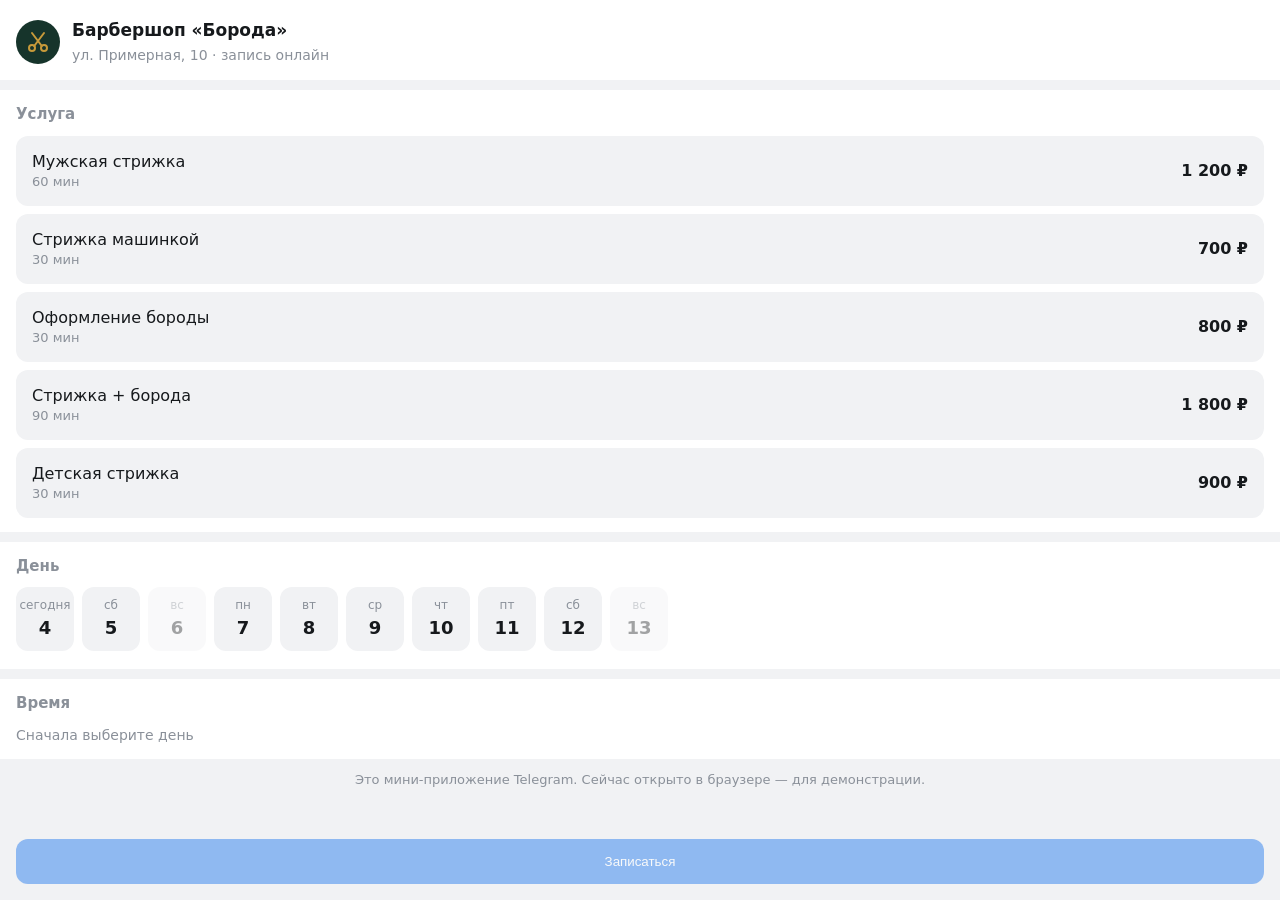
<file: auto/miniapp/index.html>
<!doctype html>
<html lang="ru">
<head>
<meta charset="utf-8">
<meta name="viewport" content="width=device-width, initial-scale=1, viewport-fit=cover">
<title>Запись в барбершоп «Борода»</title>
<script src="https://telegram.org/js/telegram-web-app.js"></script>
<style>
/*
  Telegram Mini App. Цвета берутся из темы Telegram пользователя (светлой или тёмной),
  поэтому приложение выглядит «родным». Фирменный акцент барбершопа — латунь.
*/
:root{
  --bg:var(--tg-theme-bg-color,#ffffff);
  --bg2:var(--tg-theme-secondary-bg-color,#f1f2f4);
  --text:var(--tg-theme-text-color,#16191c);
  --hint:var(--tg-theme-hint-color,#8a9099);
  --btn:var(--tg-theme-button-color,#2f80ed);
  --btn-text:var(--tg-theme-button-text-color,#ffffff);
  --brass:#C79A3A;
  --busy:var(--tg-theme-hint-color,#b8bcc3);
}
*{box-sizing:border-box;-webkit-tap-highlight-color:transparent}
body{margin:0;background:var(--bg2);color:var(--text);font:400 16px/1.45 -apple-system,system-ui,"Segoe UI",Roboto,sans-serif;padding-bottom:96px}
header{background:var(--bg);padding:18px 16px 14px;display:flex;gap:12px;align-items:center}
.logo{width:44px;height:44px;border-radius:50%;background:#16342B;display:grid;place-items:center;flex-shrink:0}
header b{display:block;font-size:17px}
header span{color:var(--hint);font-size:14px}
section{background:var(--bg);margin-top:10px;padding:14px 16px}
h2{font-size:15px;font-weight:600;color:var(--hint);margin:0 0 10px}

.services{display:grid;gap:8px}
.svc{display:flex;justify-content:space-between;align-items:center;gap:12px;width:100%;text-align:left;
  background:var(--bg2);color:var(--text);border:2px solid transparent;border-radius:12px;padding:12px 14px;font:inherit;cursor:pointer}
.svc small{display:block;color:var(--hint);font-size:13px}
.svc .p{font-weight:600;white-space:nowrap}
.svc[aria-pressed="true"]{border-color:var(--brass)}

.days{display:flex;gap:8px;overflow-x:auto;padding-bottom:4px;scrollbar-width:none}
.days::-webkit-scrollbar{display:none}
.day{flex:0 0 58px;background:var(--bg2);color:var(--text);border:2px solid transparent;border-radius:12px;padding:8px 0;
  text-align:center;font:inherit;cursor:pointer}
.day small{display:block;color:var(--hint);font-size:12px}
.day b{font-size:18px}
.day[aria-pressed="true"]{border-color:var(--brass)}
.day:disabled{opacity:.4;cursor:default}

.times{display:grid;grid-template-columns:repeat(4,1fr);gap:8px}
.time{background:var(--bg2);color:var(--text);border:2px solid transparent;border-radius:10px;padding:10px 0;font:600 15px/1 inherit;cursor:pointer}
.time[aria-pressed="true"]{border-color:var(--brass);background:var(--brass);color:#1b1305}
.time:disabled{color:var(--busy);text-decoration:line-through;cursor:default}
.empty{color:var(--hint);font-size:14px;margin:0}

.summary{font-size:15px}
.summary div{display:flex;justify-content:space-between;padding:4px 0}
.summary span{color:var(--hint)}
.fallback{position:fixed;left:16px;right:16px;bottom:16px;background:var(--btn);color:var(--btn-text);border:0;border-radius:12px;
  padding:15px;font:600 16px inherit;cursor:pointer;display:none}
.fallback:disabled{opacity:.5}
.note{color:var(--hint);font-size:13px;text-align:center;margin:12px 16px}
button:focus-visible{outline:2px solid var(--brass);outline-offset:2px}
</style>
</head>
<body>
<header>
  <div class="logo" aria-hidden="true">
    <svg width="24" height="24" viewBox="0 0 24 24" fill="none" stroke="#C79A3A" stroke-width="2" stroke-linecap="round">
      <circle cx="6" cy="18" r="3"/><circle cx="18" cy="18" r="3"/><path d="M8.2 16 18 3M15.8 16 6 3"/></svg>
  </div>
  <div><b>Барбершоп «Борода»</b><span>ул. Примерная, 10 · запись онлайн</span></div>
</header>

<section>
  <h2>Услуга</h2>
  <div class="services" id="services"></div>
</section>

<section>
  <h2>День</h2>
  <div class="days" id="days"></div>
</section>

<section>
  <h2>Время</h2>
  <div class="times" id="times"></div>
</section>

<section id="summaryBox" hidden>
  <h2>Ваша запись</h2>
  <div class="summary" id="summary"></div>
</section>

<p class="note" id="note"></p>
<button class="fallback" id="fallbackBtn" disabled>Записаться</button>

<script>
/* ===================== НАСТРОЙКИ ===================== */
const SERVICES = [
  { name: 'Мужская стрижка',   price: 1200, minutes: 60 },
  { name: 'Стрижка машинкой',  price: 700,  minutes: 30 },
  { name: 'Оформление бороды', price: 800,  minutes: 30 },
  { name: 'Стрижка + борода',  price: 1800, minutes: 90 },
  { name: 'Детская стрижка',   price: 900,  minutes: 30 },
];
const WORK_DAYS = [1, 2, 3, 4, 5, 6];   // пн–сб (0 — воскресенье)
const HOURS = ['10:00','11:00','12:00','13:00','14:00','15:00','16:00','17:00','18:00','19:00'];
const DAYS_AHEAD = 10;
/* ===================================================== */

const tg = window.Telegram ? window.Telegram.WebApp : null;
const inTelegram = !!(tg && tg.initData);
const state = { service: null, day: null, time: null };
const rub = n => n.toLocaleString('ru-RU') + ' ₽';
const WD = ['вс','пн','вт','ср','чт','пт','сб'];

if (inTelegram) { tg.ready(); tg.expand(); }

// Демо: «занятые» слоты. В настоящем проекте их отдаёт сервер или таблица.
function isBusy(date, time) {
  const s = date.getDate() * 31 + parseInt(time) * 7;
  return s % 5 === 0 || s % 7 === 0;
}
function haptic() { if (inTelegram && tg.HapticFeedback) tg.HapticFeedback.selectionChanged(); }

function pick(list, btn) {
  list.querySelectorAll('button').forEach(b => b.setAttribute('aria-pressed', 'false'));
  btn.setAttribute('aria-pressed', 'true');
  haptic();
}

// Услуги
const svcBox = document.getElementById('services');
SERVICES.forEach(s => {
  const b = document.createElement('button');
  b.className = 'svc'; b.type = 'button'; b.setAttribute('aria-pressed', 'false');
  b.innerHTML = '<span><span class="n"></span><small></small></span><span class="p"></span>';
  b.querySelector('.n').textContent = s.name;
  b.querySelector('small').textContent = s.minutes + ' мин';
  b.querySelector('.p').textContent = rub(s.price);
  b.onclick = () => { state.service = s; pick(svcBox, b); update(); };
  svcBox.appendChild(b);
});

// Дни
const daysBox = document.getElementById('days');
const today = new Date(); today.setHours(0, 0, 0, 0);
for (let i = 0; i < DAYS_AHEAD; i++) {
  const d = new Date(today); d.setDate(today.getDate() + i);
  const b = document.createElement('button');
  b.className = 'day'; b.type = 'button'; b.setAttribute('aria-pressed', 'false');
  b.innerHTML = `<small>${i === 0 ? 'сегодня' : WD[d.getDay()]}</small><b>${d.getDate()}</b>`;
  if (!WORK_DAYS.includes(d.getDay())) { b.disabled = true; b.title = 'Выходной'; }
  b.onclick = () => { state.day = d; state.time = null; pick(daysBox, b); renderTimes(); update(); };
  daysBox.appendChild(b);
}

// Время
const timesBox = document.getElementById('times');
function renderTimes() {
  timesBox.innerHTML = '';
  if (!state.day) { timesBox.innerHTML = '<p class="empty">Сначала выберите день</p>'; return; }
  const now = new Date();
  HOURS.forEach(t => {
    const b = document.createElement('button');
    b.className = 'time'; b.type = 'button'; b.textContent = t; b.setAttribute('aria-pressed', 'false');
    const slot = new Date(state.day); slot.setHours(parseInt(t), 0, 0, 0);
    if (slot < now || isBusy(state.day, t)) { b.disabled = true; b.setAttribute('aria-label', t + ', занято'); }
    b.onclick = () => { state.time = t; pick(timesBox, b); update(); };
    timesBox.appendChild(b);
  });
}
renderTimes();

// Сводка и кнопка
const fallbackBtn = document.getElementById('fallbackBtn');
function dateText(d) { return d.toLocaleDateString('ru-RU', { weekday: 'long', day: 'numeric', month: 'long' }); }

function update() {
  const ready = state.service && state.day && state.time;
  const box = document.getElementById('summaryBox');
  box.hidden = !ready;
  if (ready) {
    document.getElementById('summary').innerHTML =
      `<div><span>Услуга</span><b></b></div><div><span>Когда</span><b></b></div><div><span>Стоимость</span><b></b></div>`;
    const b = box.querySelectorAll('b');
    b[0].textContent = state.service.name;
    b[1].textContent = dateText(state.day) + ', ' + state.time;
    b[2].textContent = rub(state.service.price);
  }
  if (inTelegram) {
    tg.MainButton.setText(ready ? `Записаться на ${state.time}` : 'Выберите услугу, день и время');
    tg.MainButton.show();
    ready ? tg.MainButton.enable() : tg.MainButton.disable();
  } else {
    fallbackBtn.disabled = !ready;
  }
}

function submit() {
  if (!(state.service && state.day && state.time)) return;
  const payload = {
    service: state.service.name, price: state.service.price, minutes: state.service.minutes,
    date: state.day.toLocaleDateString('ru-RU'), weekday: WD[state.day.getDay()], time: state.time,
  };
  if (inTelegram) {
    tg.HapticFeedback && tg.HapticFeedback.notificationOccurred('success');
    tg.sendData(JSON.stringify(payload));   // бот получит это сообщение, окно закроется само
  } else {
    alert('Демо в браузере. В Telegram запись уйдёт боту:\n' + JSON.stringify(payload, null, 2));
  }
}

if (inTelegram) {
  tg.MainButton.onClick(submit);
} else {
  fallbackBtn.style.display = 'block';
  fallbackBtn.onclick = submit;
  document.getElementById('note').textContent = 'Это мини-приложение Telegram. Сейчас открыто в браузере — для демонстрации.';
}
update();
</script>
</body>
</html>
</file>
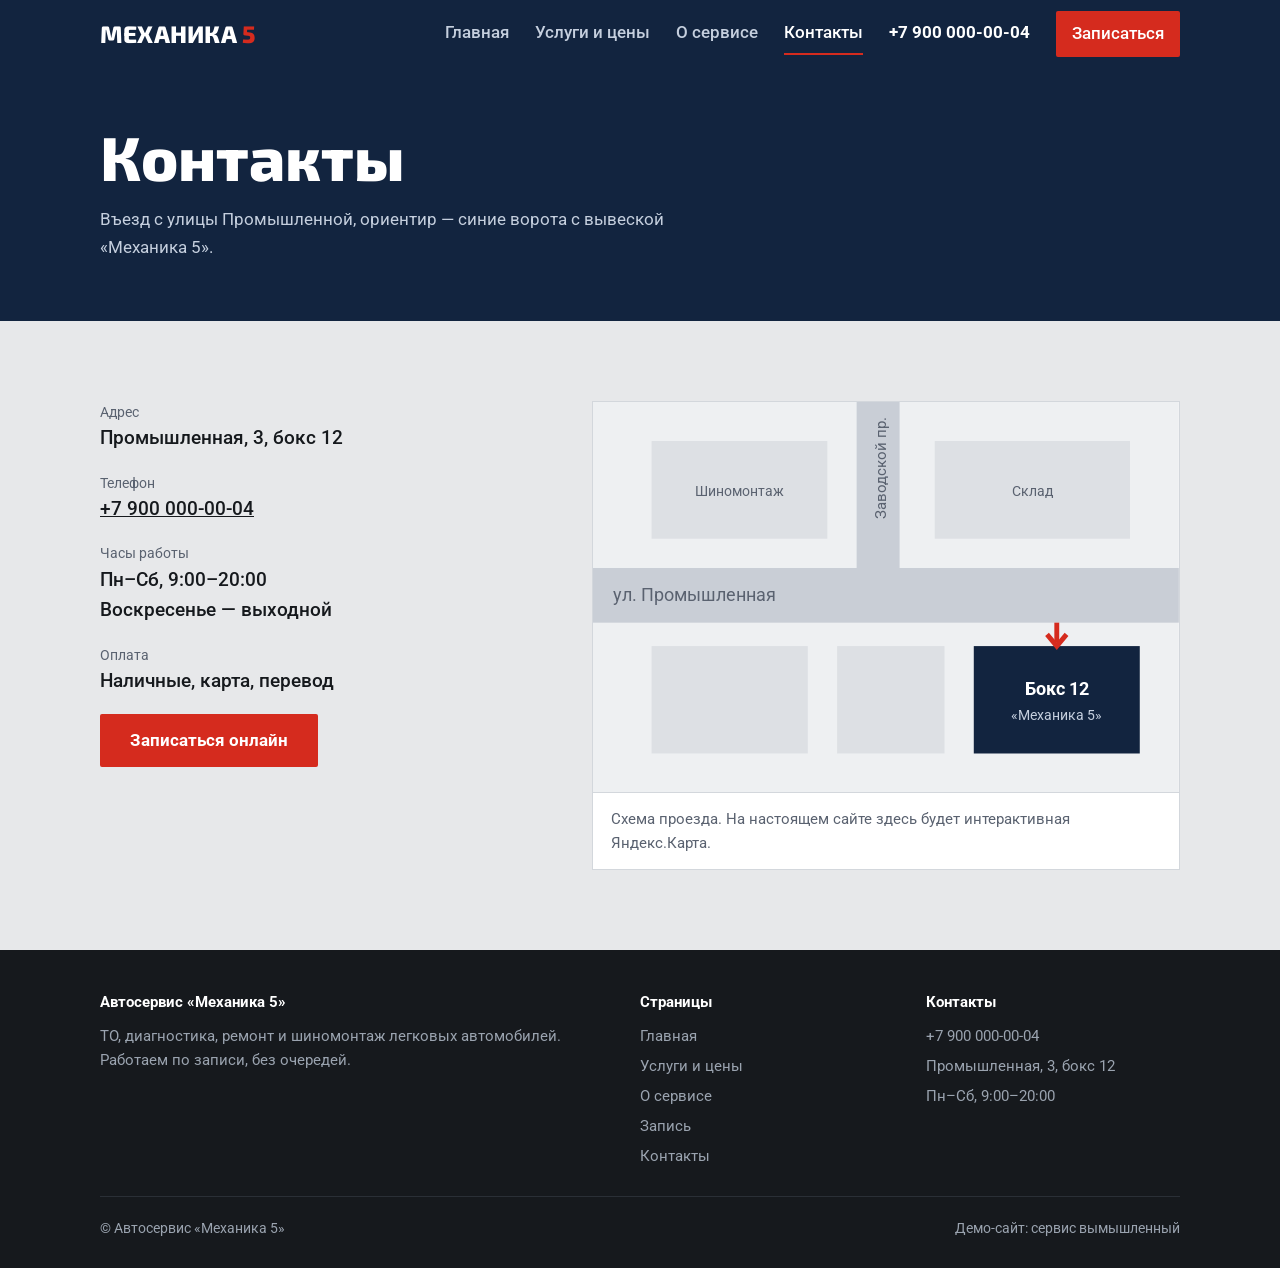
<file: autoservice/kontakty.html>
<!doctype html>
<html lang="ru">
<head>
<meta charset="utf-8">
<meta name="viewport" content="width=device-width, initial-scale=1">
<title>Контакты — автосервис «Механика 5»</title>
<meta name="description" content="Адрес, телефон и часы работы автосервиса «Механика 5». Схема проезда.">
<link rel="preconnect" href="https://fonts.googleapis.com">
<link rel="preconnect" href="https://fonts.gstatic.com" crossorigin>
<link rel="stylesheet" href="https://fonts.googleapis.com/css2?family=Exo+2:wght@600;800&family=Roboto:wght@400;500;700&display=swap">
<link rel="stylesheet" href="style.css">
</head>
<body>
<header class="site-header">
  <div class="wrap">
    <a class="logo" href="index.html">МЕХАНИКА <i>5</i></a>
    <button class="menu-toggle" id="menuBtn" aria-expanded="false" aria-controls="nav">Меню</button>
    <nav class="nav" id="nav" aria-label="Основное меню">
      <a href="index.html">Главная</a>
      <a href="uslugi.html">Услуги и цены</a>
      <a href="o-servise.html">О сервисе</a>
      <a href="kontakty.html" aria-current="page">Контакты</a>
      <a class="tel" href="tel:+79000000004">+7 900 000-00-04</a>
      <a class="btn-sm" href="zapis.html">Записаться</a>
    </nav>
  </div>
</header>

<main>
<section class="page-head">
  <div class="wrap"><h1>Контакты</h1><p>Въезд с улицы Промышленной, ориентир — синие ворота с вывеской «Механика 5».</p></div>
</section>
<section>
  <div class="wrap contacts">
    <dl>
      <div><dt>Адрес</dt><dd>Промышленная, 3, бокс 12</dd></div>
      <div><dt>Телефон</dt><dd><a href="tel:+79000000004">+7 900 000-00-04</a></dd></div>
      <div><dt>Часы работы</dt><dd>Пн–Сб, 9:00–20:00<br>Воскресенье — выходной</dd></div>
      <div><dt>Оплата</dt><dd>Наличные, карта, перевод</dd></div>
      <div><a class="btn" href="zapis.html">Записаться онлайн</a></div>
    </dl>
    <figure class="map" style="margin:0">
      <svg viewBox="0 0 600 400" role="img" aria-label="Схема проезда: въезд с улицы Промышленной, бокс 12 справа">
        <rect width="600" height="400" fill="#EEF0F2"/>
        <rect x="0" y="170" width="600" height="56" fill="#C9CED6"/>
        <text x="20" y="204" font-family="Roboto, sans-serif" font-size="18" fill="#5A6270">ул. Промышленная</text>
        <rect x="270" y="0" width="44" height="170" fill="#C9CED6"/>
        <text x="300" y="120" font-family="Roboto, sans-serif" font-size="15" fill="#5A6270" transform="rotate(-90 300 120)">Заводской пр.</text>
        <rect x="60" y="250" width="160" height="110" fill="#DDE0E4"/>
        <rect x="250" y="250" width="110" height="110" fill="#DDE0E4"/>
        <rect x="390" y="250" width="170" height="110" fill="#12243F"/>
        <text x="475" y="300" text-anchor="middle" font-family="Roboto, sans-serif" font-size="18" font-weight="700" fill="#FFFFFF">Бокс 12</text>
        <text x="475" y="326" text-anchor="middle" font-family="Roboto, sans-serif" font-size="14" fill="#C5CFDE">«Механика 5»</text>
        <path d="M475 226 v20" stroke="#D52B1E" stroke-width="5"/>
        <path d="M465 238 l10 12 l10 -12" fill="none" stroke="#D52B1E" stroke-width="5"/>
        <rect x="60" y="40" width="180" height="100" fill="#DDE0E4"/>
        <rect x="350" y="40" width="200" height="100" fill="#DDE0E4"/>
        <text x="150" y="96" text-anchor="middle" font-family="Roboto, sans-serif" font-size="14" fill="#5A6270">Шиномонтаж</text>
        <text x="450" y="96" text-anchor="middle" font-family="Roboto, sans-serif" font-size="14" fill="#5A6270">Склад</text>
      </svg>
      <p>Схема проезда. На настоящем сайте здесь будет интерактивная Яндекс.Карта.</p>
    </figure>
  </div>
</section>
</main>

<footer class="site-footer">
  <div class="wrap">
    <div class="cols">
      <div><b>Автосервис «Механика 5»</b>ТО, диагностика, ремонт и шиномонтаж легковых автомобилей. Работаем по записи, без очередей.</div>
      <div><b>Страницы</b><ul><li><a href="index.html">Главная</a></li><li><a href="uslugi.html">Услуги и цены</a></li><li><a href="o-servise.html">О сервисе</a></li><li><a href="zapis.html">Запись</a></li><li><a href="kontakty.html">Контакты</a></li></ul></div>
      <div><b>Контакты</b><ul><li><a href="tel:+79000000004">+7 900 000-00-04</a></li><li>Промышленная, 3, бокс 12</li><li>Пн–Сб, 9:00–20:00</li></ul></div>
    </div>
    <div class="bottom"><span>© Автосервис «Механика 5»</span><span>Демо-сайт: сервис вымышленный</span></div>
  </div>
</footer>
<script>
  // Кнопка «Меню» на телефоне
  const menuBtn = document.getElementById('menuBtn'), nav = document.getElementById('nav');
  menuBtn.addEventListener('click', () => {
    const open = nav.classList.toggle('open');
    menuBtn.setAttribute('aria-expanded', open);
    menuBtn.textContent = open ? 'Закрыть' : 'Меню';
  });
</script>

</body>
</html>
</file>
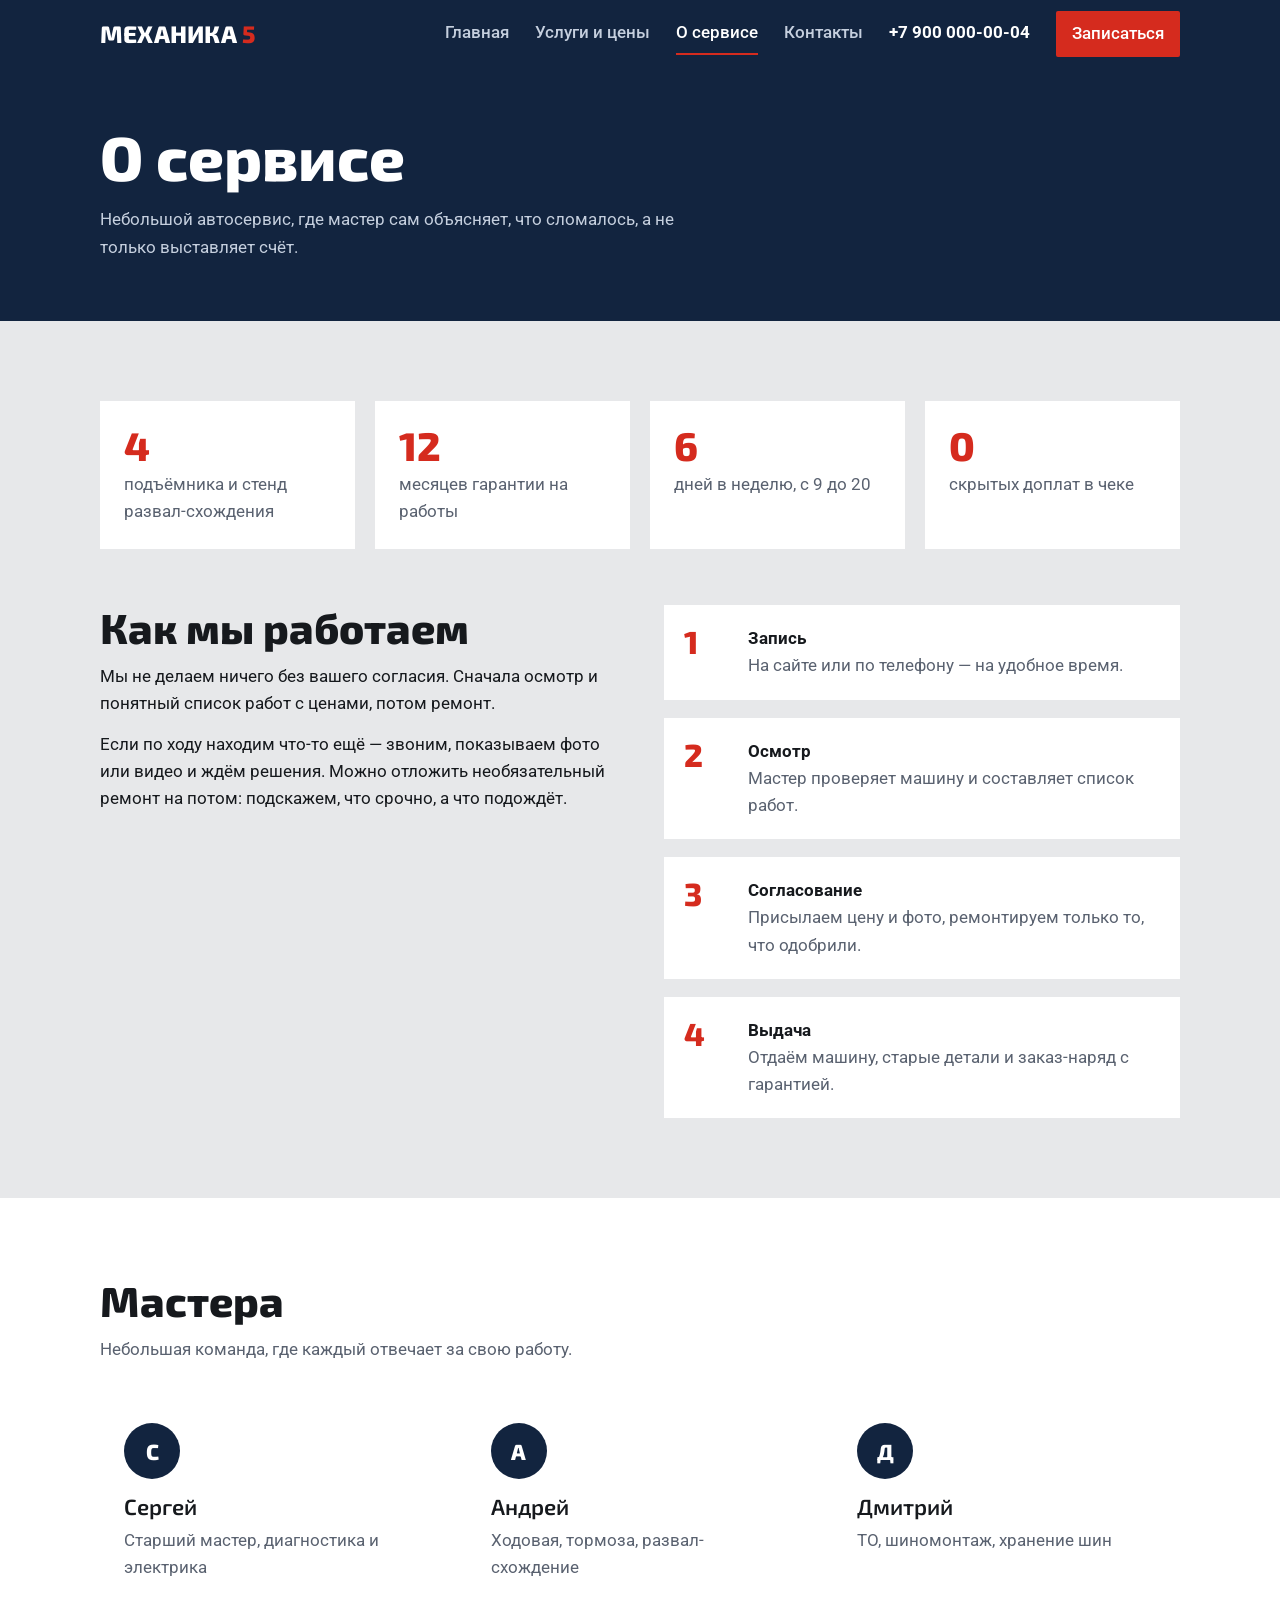
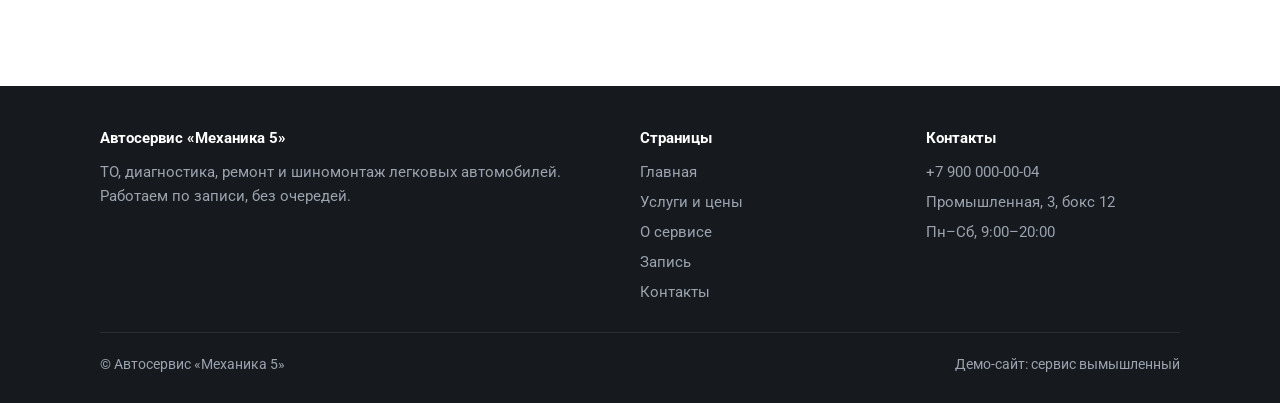
<file: autoservice/o-servise.html>
<!doctype html>
<html lang="ru">
<head>
<meta charset="utf-8">
<meta name="viewport" content="width=device-width, initial-scale=1">
<title>О сервисе — автосервис «Механика 5»</title>
<meta name="description" content="Как мы работаем: осмотр, согласование цены, фото и видео в чат, старые детали — вам.">
<link rel="preconnect" href="https://fonts.googleapis.com">
<link rel="preconnect" href="https://fonts.gstatic.com" crossorigin>
<link rel="stylesheet" href="https://fonts.googleapis.com/css2?family=Exo+2:wght@600;800&family=Roboto:wght@400;500;700&display=swap">
<link rel="stylesheet" href="style.css">
</head>
<body>
<header class="site-header">
  <div class="wrap">
    <a class="logo" href="index.html">МЕХАНИКА <i>5</i></a>
    <button class="menu-toggle" id="menuBtn" aria-expanded="false" aria-controls="nav">Меню</button>
    <nav class="nav" id="nav" aria-label="Основное меню">
      <a href="index.html">Главная</a>
      <a href="uslugi.html">Услуги и цены</a>
      <a href="o-servise.html" aria-current="page">О сервисе</a>
      <a href="kontakty.html">Контакты</a>
      <a class="tel" href="tel:+79000000004">+7 900 000-00-04</a>
      <a class="btn-sm" href="zapis.html">Записаться</a>
    </nav>
  </div>
</header>

<main>
<section class="page-head">
  <div class="wrap"><h1>О сервисе</h1><p>Небольшой автосервис, где мастер сам объясняет, что сломалось, а не только выставляет счёт.</p></div>
</section>
<section>
  <div class="wrap">
    <div class="facts">
      <div><b>4</b><span>подъёмника и стенд развал-схождения</span></div>
      <div><b>12</b><span>месяцев гарантии на работы</span></div>
      <div><b>6</b><span>дней в неделю, с 9 до 20</span></div>
      <div><b>0</b><span>скрытых доплат в чеке</span></div>
    </div>
    <div class="two">
      <div>
        <h2>Как мы работаем</h2>
        <p>Мы не делаем ничего без вашего согласия. Сначала осмотр и понятный список работ с ценами, потом ремонт.</p>
        <p>Если по ходу находим что-то ещё — звоним, показываем фото или видео и ждём решения. Можно отложить необязательный ремонт на потом: подскажем, что срочно, а что подождёт.</p>
      </div>
      <ol class="steps">
        <li><div><b>Запись</b><span>На сайте или по телефону — на удобное время.</span></div></li>
        <li><div><b>Осмотр</b><span>Мастер проверяет машину и составляет список работ.</span></div></li>
        <li><div><b>Согласование</b><span>Присылаем цену и фото, ремонтируем только то, что одобрили.</span></div></li>
        <li><div><b>Выдача</b><span>Отдаём машину, старые детали и заказ-наряд с гарантией.</span></div></li>
      </ol>
    </div>
  </div>
</section>
<section class="white">
  <div class="wrap">
    <h2>Мастера</h2>
    <p class="sub">Небольшая команда, где каждый отвечает за свою работу.</p>
    <div class="team">
      <div><span class="avatar" aria-hidden="true">С</span><h3>Сергей</h3><p>Старший мастер, диагностика и электрика</p></div>
      <div><span class="avatar" aria-hidden="true">А</span><h3>Андрей</h3><p>Ходовая, тормоза, развал-схождение</p></div>
      <div><span class="avatar" aria-hidden="true">Д</span><h3>Дмитрий</h3><p>ТО, шиномонтаж, хранение шин</p></div>
    </div>
  </div>
</section>
</main>

<footer class="site-footer">
  <div class="wrap">
    <div class="cols">
      <div><b>Автосервис «Механика 5»</b>ТО, диагностика, ремонт и шиномонтаж легковых автомобилей. Работаем по записи, без очередей.</div>
      <div><b>Страницы</b><ul><li><a href="index.html">Главная</a></li><li><a href="uslugi.html">Услуги и цены</a></li><li><a href="o-servise.html">О сервисе</a></li><li><a href="zapis.html">Запись</a></li><li><a href="kontakty.html">Контакты</a></li></ul></div>
      <div><b>Контакты</b><ul><li><a href="tel:+79000000004">+7 900 000-00-04</a></li><li>Промышленная, 3, бокс 12</li><li>Пн–Сб, 9:00–20:00</li></ul></div>
    </div>
    <div class="bottom"><span>© Автосервис «Механика 5»</span><span>Демо-сайт: сервис вымышленный</span></div>
  </div>
</footer>
<script>
  // Кнопка «Меню» на телефоне
  const menuBtn = document.getElementById('menuBtn'), nav = document.getElementById('nav');
  menuBtn.addEventListener('click', () => {
    const open = nav.classList.toggle('open');
    menuBtn.setAttribute('aria-expanded', open);
    menuBtn.textContent = open ? 'Закрыть' : 'Меню';
  });
</script>

</body>
</html>
</file>
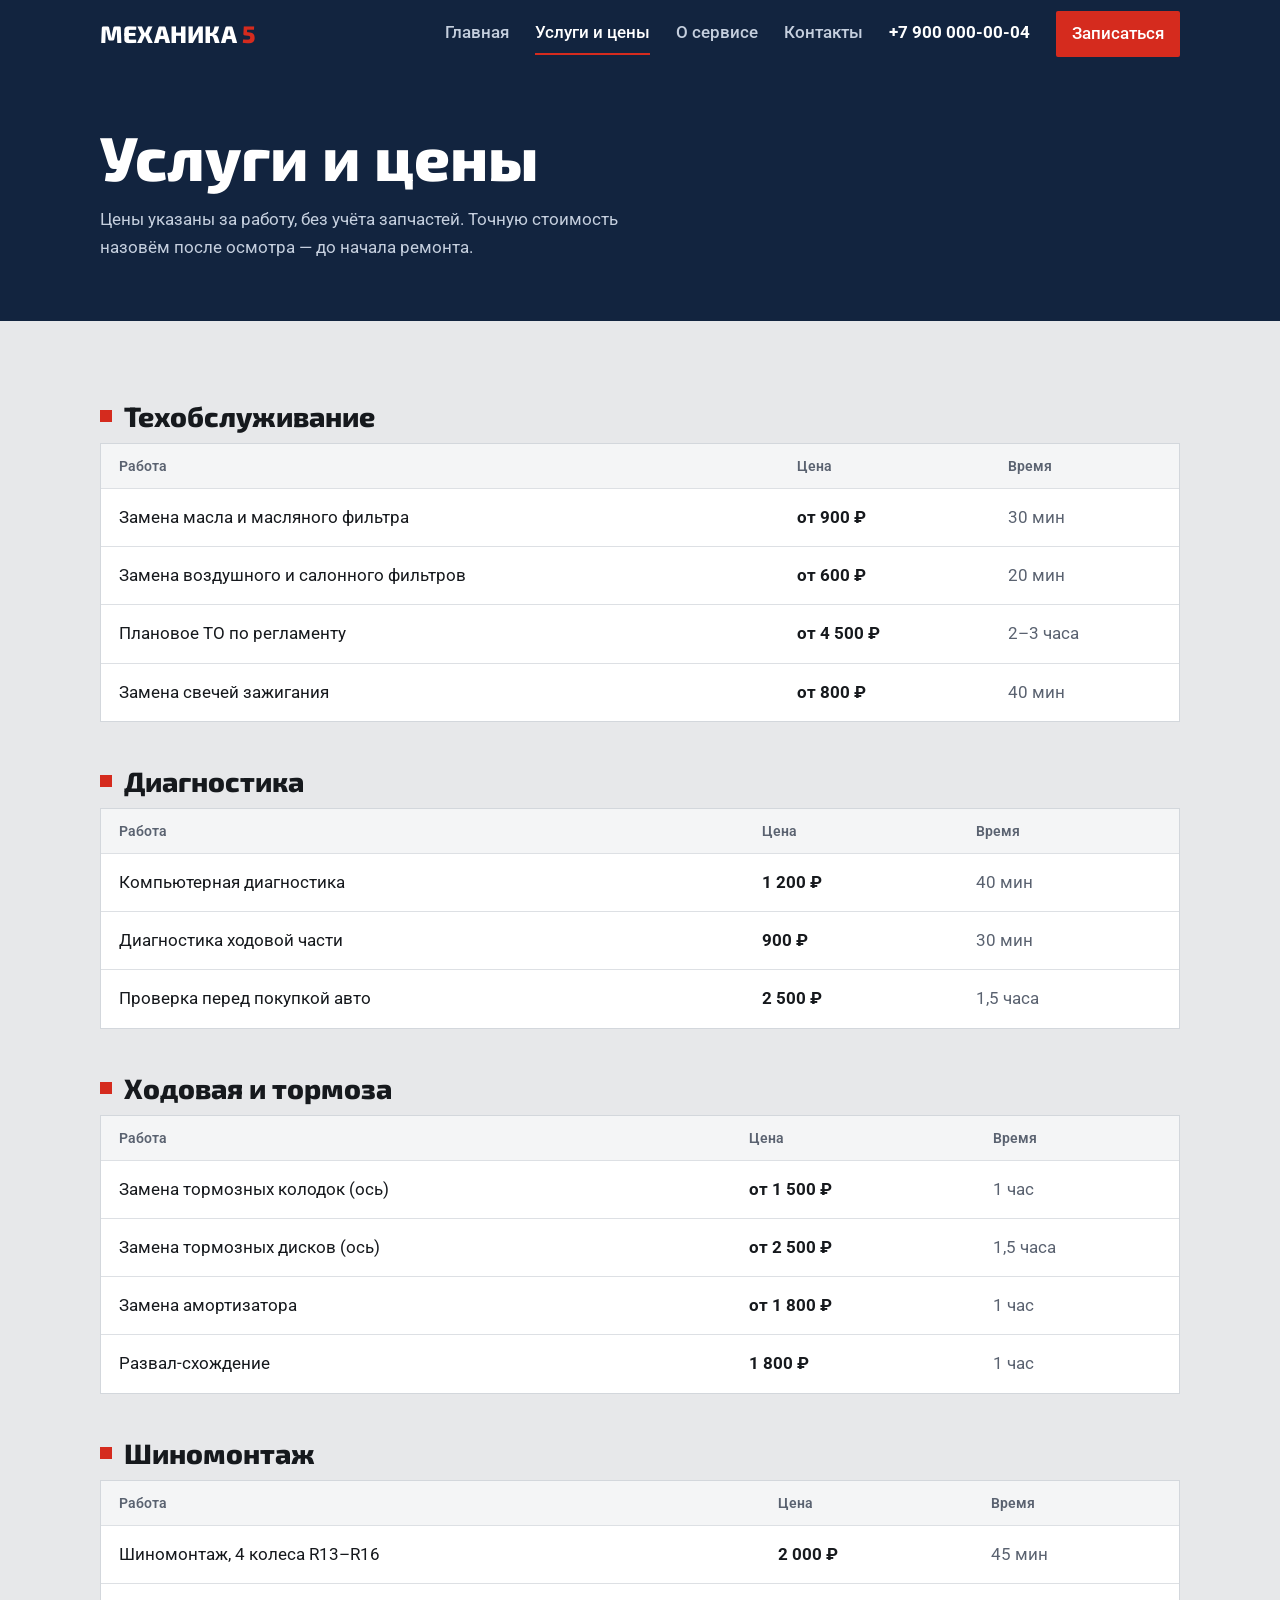
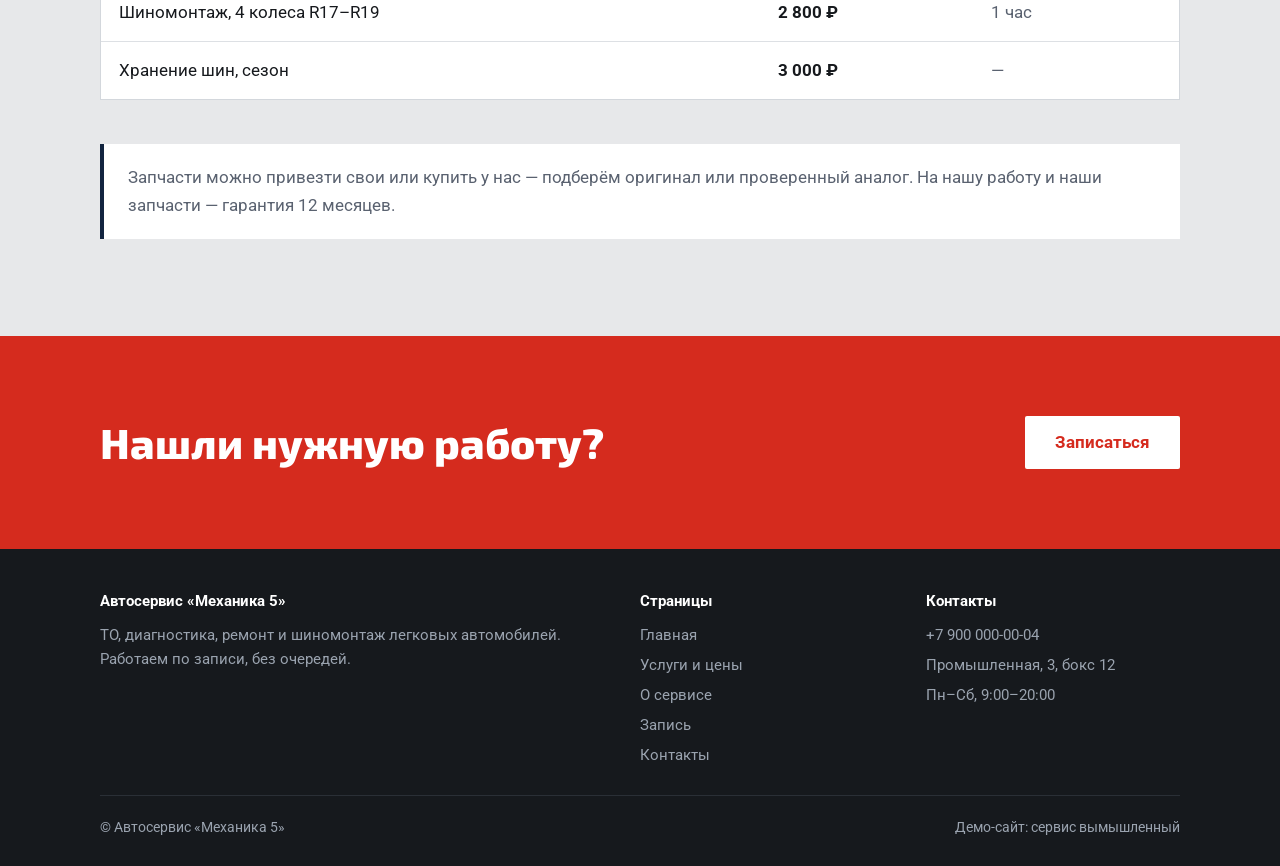
<file: autoservice/uslugi.html>
<!doctype html>
<html lang="ru">
<head>
<meta charset="utf-8">
<meta name="viewport" content="width=device-width, initial-scale=1">
<title>Услуги и цены — автосервис «Механика 5»</title>
<meta name="description" content="Цены на ТО, диагностику, ремонт ходовой и шиномонтаж. Запчасти в наличии, гарантия 12 месяцев.">
<link rel="preconnect" href="https://fonts.googleapis.com">
<link rel="preconnect" href="https://fonts.gstatic.com" crossorigin>
<link rel="stylesheet" href="https://fonts.googleapis.com/css2?family=Exo+2:wght@600;800&family=Roboto:wght@400;500;700&display=swap">
<link rel="stylesheet" href="style.css">
</head>
<body>
<header class="site-header">
  <div class="wrap">
    <a class="logo" href="index.html">МЕХАНИКА <i>5</i></a>
    <button class="menu-toggle" id="menuBtn" aria-expanded="false" aria-controls="nav">Меню</button>
    <nav class="nav" id="nav" aria-label="Основное меню">
      <a href="index.html">Главная</a>
      <a href="uslugi.html" aria-current="page">Услуги и цены</a>
      <a href="o-servise.html">О сервисе</a>
      <a href="kontakty.html">Контакты</a>
      <a class="tel" href="tel:+79000000004">+7 900 000-00-04</a>
      <a class="btn-sm" href="zapis.html">Записаться</a>
    </nav>
  </div>
</header>

<main>
<section class="page-head">
  <div class="wrap"><h1>Услуги и цены</h1><p>Цены указаны за работу, без учёта запчастей. Точную стоимость назовём после осмотра — до начала ремонта.</p></div>
</section>
<section>
  <div class="wrap">
    <div class="price-group" id="to">
      <h2>Техобслуживание</h2>
      <div class="tbl"><table><thead><tr><th>Работа</th><th>Цена</th><th>Время</th></tr></thead><tbody><tr><td>Замена масла и масляного фильтра</td><td class="p">от 900 ₽</td><td class="t">30 мин</td></tr><tr><td>Замена воздушного и салонного фильтров</td><td class="p">от 600 ₽</td><td class="t">20 мин</td></tr><tr><td>Плановое ТО по регламенту</td><td class="p">от 4 500 ₽</td><td class="t">2–3 часа</td></tr><tr><td>Замена свечей зажигания</td><td class="p">от 800 ₽</td><td class="t">40 мин</td></tr></tbody></table></div>
    </div>
    <div class="price-group" id="diag">
      <h2>Диагностика</h2>
      <div class="tbl"><table><thead><tr><th>Работа</th><th>Цена</th><th>Время</th></tr></thead><tbody><tr><td>Компьютерная диагностика</td><td class="p">1 200 ₽</td><td class="t">40 мин</td></tr><tr><td>Диагностика ходовой части</td><td class="p">900 ₽</td><td class="t">30 мин</td></tr><tr><td>Проверка перед покупкой авто</td><td class="p">2 500 ₽</td><td class="t">1,5 часа</td></tr></tbody></table></div>
    </div>
    <div class="price-group" id="hod">
      <h2>Ходовая и тормоза</h2>
      <div class="tbl"><table><thead><tr><th>Работа</th><th>Цена</th><th>Время</th></tr></thead><tbody><tr><td>Замена тормозных колодок (ось)</td><td class="p">от 1 500 ₽</td><td class="t">1 час</td></tr><tr><td>Замена тормозных дисков (ось)</td><td class="p">от 2 500 ₽</td><td class="t">1,5 часа</td></tr><tr><td>Замена амортизатора</td><td class="p">от 1 800 ₽</td><td class="t">1 час</td></tr><tr><td>Развал-схождение</td><td class="p">1 800 ₽</td><td class="t">1 час</td></tr></tbody></table></div>
    </div>
    <div class="price-group" id="shin">
      <h2>Шиномонтаж</h2>
      <div class="tbl"><table><thead><tr><th>Работа</th><th>Цена</th><th>Время</th></tr></thead><tbody><tr><td>Шиномонтаж, 4 колеса R13–R16</td><td class="p">2 000 ₽</td><td class="t">45 мин</td></tr><tr><td>Шиномонтаж, 4 колеса R17–R19</td><td class="p">2 800 ₽</td><td class="t">1 час</td></tr><tr><td>Хранение шин, сезон</td><td class="p">3 000 ₽</td><td class="t">—</td></tr></tbody></table></div>
    </div>
    <p class="note">Запчасти можно привезти свои или купить у нас — подберём оригинал или проверенный аналог. На нашу работу и наши запчасти — гарантия 12 месяцев.</p>
  </div>
</section>
<section class="cta">
  <div class="wrap"><h2>Нашли нужную работу?</h2><a class="btn" href="zapis.html">Записаться</a></div>
</section>
</main>

<footer class="site-footer">
  <div class="wrap">
    <div class="cols">
      <div><b>Автосервис «Механика 5»</b>ТО, диагностика, ремонт и шиномонтаж легковых автомобилей. Работаем по записи, без очередей.</div>
      <div><b>Страницы</b><ul><li><a href="index.html">Главная</a></li><li><a href="uslugi.html">Услуги и цены</a></li><li><a href="o-servise.html">О сервисе</a></li><li><a href="zapis.html">Запись</a></li><li><a href="kontakty.html">Контакты</a></li></ul></div>
      <div><b>Контакты</b><ul><li><a href="tel:+79000000004">+7 900 000-00-04</a></li><li>Промышленная, 3, бокс 12</li><li>Пн–Сб, 9:00–20:00</li></ul></div>
    </div>
    <div class="bottom"><span>© Автосервис «Механика 5»</span><span>Демо-сайт: сервис вымышленный</span></div>
  </div>
</footer>
<script>
  // Кнопка «Меню» на телефоне
  const menuBtn = document.getElementById('menuBtn'), nav = document.getElementById('nav');
  menuBtn.addEventListener('click', () => {
    const open = nav.classList.toggle('open');
    menuBtn.setAttribute('aria-expanded', open);
    menuBtn.textContent = open ? 'Закрыть' : 'Меню';
  });
</script>

</body>
</html>
</file>
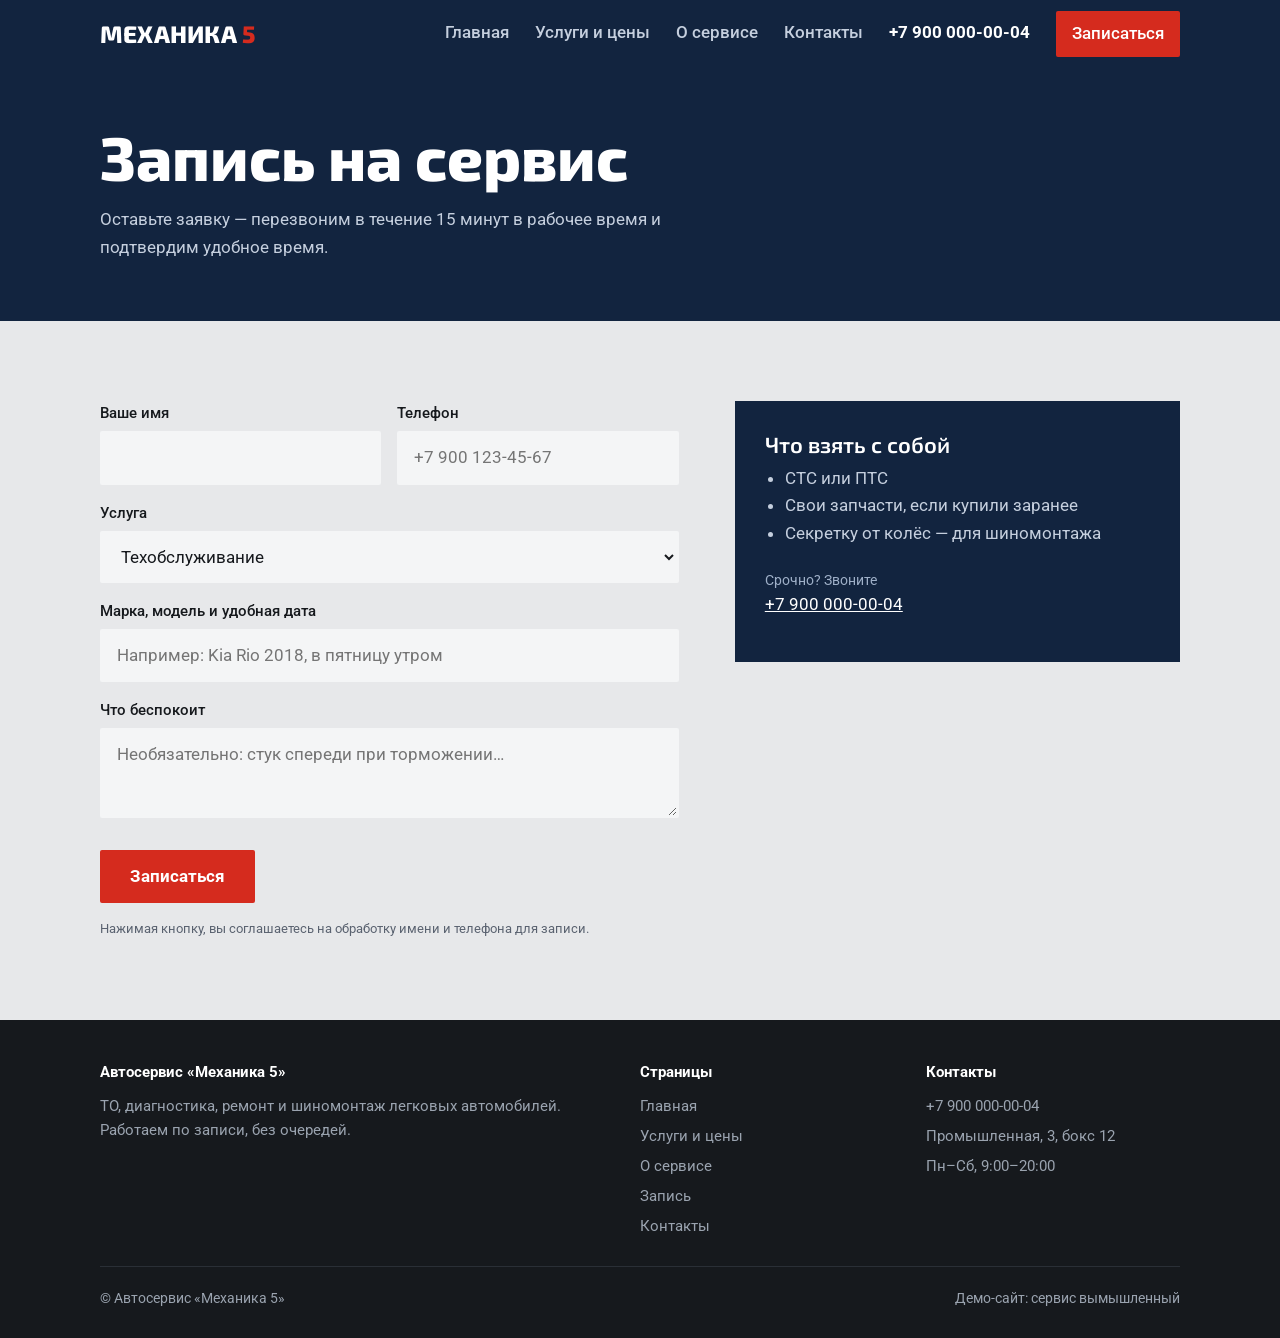
<file: autoservice/zapis.html>
<!doctype html>
<html lang="ru">
<head>
<meta charset="utf-8">
<meta name="viewport" content="width=device-width, initial-scale=1">
<title>Запись на сервис — автосервис «Механика 5»</title>
<meta name="description" content="Онлайн-запись в автосервис «Механика 5»: выберите услугу и удобное время.">
<link rel="preconnect" href="https://fonts.googleapis.com">
<link rel="preconnect" href="https://fonts.gstatic.com" crossorigin>
<link rel="stylesheet" href="https://fonts.googleapis.com/css2?family=Exo+2:wght@600;800&family=Roboto:wght@400;500;700&display=swap">
<link rel="stylesheet" href="style.css">
</head>
<body>
<header class="site-header">
  <div class="wrap">
    <a class="logo" href="index.html">МЕХАНИКА <i>5</i></a>
    <button class="menu-toggle" id="menuBtn" aria-expanded="false" aria-controls="nav">Меню</button>
    <nav class="nav" id="nav" aria-label="Основное меню">
      <a href="index.html">Главная</a>
      <a href="uslugi.html">Услуги и цены</a>
      <a href="o-servise.html">О сервисе</a>
      <a href="kontakty.html">Контакты</a>
      <a class="tel" href="tel:+79000000004">+7 900 000-00-04</a>
      <a class="btn-sm" href="zapis.html" aria-current="page">Записаться</a>
    </nav>
  </div>
</header>

<main>
<section class="page-head">
  <div class="wrap"><h1>Запись на сервис</h1><p>Оставьте заявку — перезвоним в течение 15 минут в рабочее время и подтвердим удобное время.</p></div>
</section>
<section>
  <div class="wrap book">
    <div>
      <form id="form" novalidate>
        <div class="row2">
          <label>Ваше имя<input name="name" autocomplete="given-name" maxlength="50" required></label>
          <label>Телефон<input name="phone" type="tel" autocomplete="tel" placeholder="+7 900 123-45-67" required></label>
        </div>
        <label>Услуга<select name="service"><option>Техобслуживание</option><option>Диагностика</option><option>Ходовая и тормоза</option><option>Шиномонтаж</option><option>Другое — опишу ниже</option></select></label>
        <label>Марка, модель и удобная дата<input name="when" placeholder="Например: Kia Rio 2018, в пятницу утром"></label>
        <label>Что беспокоит<textarea name="comment" maxlength="500" placeholder="Необязательно: стук спереди при торможении…"></textarea></label>
        <div class="hp" aria-hidden="true"><input name="website" tabindex="-1" autocomplete="off"></div>
        <p class="err" id="err" role="alert"></p>
        <button class="btn" type="submit" id="sendBtn">Записаться</button>
        <p class="agree">Нажимая кнопку, вы соглашаетесь на обработку имени и телефона для записи.</p>
      </form>
      <div class="done" id="done" tabindex="-1" hidden>
        <h3>Вы записаны</h3>
        <p>Перезвоним в ближайшее время и подтвердим час визита.</p>
        <button type="button" class="again" id="againBtn">Записать ещё одну машину</button>
      </div>
    </div>
    <aside class="side">
      <h3>Что взять с собой</h3>
      <ul><li>СТС или ПТС</li><li>Свои запчасти, если купили заранее</li><li>Секретку от колёс — для шиномонтажа</li></ul>
      <p style="margin-top:22px"><span>Срочно? Звоните</span><a href="tel:+79000000004">+7 900 000-00-04</a></p>
    </aside>
  </div>
</section>
</main>

<footer class="site-footer">
  <div class="wrap">
    <div class="cols">
      <div><b>Автосервис «Механика 5»</b>ТО, диагностика, ремонт и шиномонтаж легковых автомобилей. Работаем по записи, без очередей.</div>
      <div><b>Страницы</b><ul><li><a href="index.html">Главная</a></li><li><a href="uslugi.html">Услуги и цены</a></li><li><a href="o-servise.html">О сервисе</a></li><li><a href="zapis.html">Запись</a></li><li><a href="kontakty.html">Контакты</a></li></ul></div>
      <div><b>Контакты</b><ul><li><a href="tel:+79000000004">+7 900 000-00-04</a></li><li>Промышленная, 3, бокс 12</li><li>Пн–Сб, 9:00–20:00</li></ul></div>
    </div>
    <div class="bottom"><span>© Автосервис «Механика 5»</span><span>Демо-сайт: сервис вымышленный</span></div>
  </div>
</footer>
<script>
  // Кнопка «Меню» на телефоне
  const menuBtn = document.getElementById('menuBtn'), nav = document.getElementById('nav');
  menuBtn.addEventListener('click', () => {
    const open = nav.classList.toggle('open');
    menuBtn.setAttribute('aria-expanded', open);
    menuBtn.textContent = open ? 'Закрыть' : 'Меню';
  });
</script>
<script src="../form.js"></script>
</body>
</html>
</file>
<file: autoservice/style.css>
/*
  Сайт-визитка автосервиса «Механика 5» — общие стили для всех страниц.
  Тёмно-синий комбинезон, бетонный пол, сигнальный красный.
*/
:root{
  --navy:#12243F; --navy-2:#1C3459; --concrete:#E7E8EA; --white:#FFFFFF; --red:#D52B1E; --red-dark:#B82418;
  --ink:#16191D; --muted:#5A6270; --line:#D3D7DC; --soft:#F4F5F6;
  --display:"Exo 2",system-ui,sans-serif; --text:"Roboto",system-ui,-apple-system,"Segoe UI",sans-serif;
}
*{box-sizing:border-box}
html{scroll-behavior:smooth}
body{margin:0;background:var(--concrete);color:var(--ink);font:400 17px/1.6 var(--text)}
a{color:inherit}
img,svg{max-width:100%}
:focus-visible{outline:3px solid var(--red);outline-offset:3px}
.wrap{max-width:1120px;margin:0 auto;padding:0 20px}

/* ---------- Шапка и меню ---------- */
.site-header{background:var(--navy);color:var(--white);position:sticky;top:0;z-index:10}
.site-header .wrap{display:flex;align-items:center;justify-content:space-between;gap:20px;min-height:68px}
.logo{font:800 24px/1 var(--display);text-decoration:none;letter-spacing:.01em}
.logo i{font-style:normal;color:var(--red)}
.nav{display:flex;gap:26px;align-items:center}
.nav a{text-decoration:none;font-weight:500;color:#C5CFDE;padding:6px 0;border-bottom:2px solid transparent}
.nav a:hover{color:var(--white)}
.nav a[aria-current="page"]{color:var(--white);border-bottom-color:var(--red)}
.nav .tel{color:var(--white);font-weight:700}
.nav .btn-sm{background:var(--red);color:var(--white);padding:9px 16px;border-radius:2px;border:0}
.nav .btn-sm:hover{background:var(--red-dark)}
.menu-toggle{display:none}

/* ---------- Общие блоки ---------- */
.btn{display:inline-block;background:var(--red);color:var(--white);font:700 17px/1 var(--text);
  padding:18px 30px;border-radius:2px;border:0;cursor:pointer;text-decoration:none}
.btn:hover{background:var(--red-dark)}
.btn-ghost{background:transparent;border:2px solid currentColor;padding:16px 26px}
.btn-ghost:hover{background:rgba(255,255,255,.08)}
section{padding:80px 0}
.page-head{background:var(--navy);color:var(--white);padding:56px 0 60px}
.page-head p{color:#C5CFDE;max-width:58ch;margin:0}
h1{font:800 clamp(36px,5vw,62px)/1.04 var(--display);margin:0 0 18px}
h2{font:800 clamp(28px,3.6vw,42px)/1.08 var(--display);margin:0 0 12px}
h3{font:600 22px/1.2 var(--display);margin:0 0 8px}
.sub{color:var(--muted);margin:0 0 36px;max-width:58ch}
.white{background:var(--white)}

/* ---------- Главная ---------- */
.hero{background:var(--navy);color:var(--white);overflow:hidden}
.hero-in{display:grid;grid-template-columns:1.2fr 1fr;gap:32px;align-items:center;padding-top:60px;padding-bottom:76px}
.lead{font-size:19px;color:#C5CFDE;max-width:44ch;margin:0 0 32px}
.actions{display:flex;gap:14px;flex-wrap:wrap}
.badges{display:flex;gap:12px;flex-wrap:wrap;margin-top:32px}
.badges span{border:1px solid rgba(255,255,255,.3);padding:8px 14px;border-radius:2px;font-size:15px}
.wheel svg{width:110%;max-width:500px;display:block;margin-right:-10%;margin-left:auto}
.wheel .spin{transform-origin:250px 250px;animation:spin 14s linear infinite}
@keyframes spin{to{transform:rotate(360deg)}}

.cards{display:grid;grid-template-columns:repeat(3,1fr);gap:20px}
.card{background:var(--white);padding:26px;border-top:4px solid var(--red);text-decoration:none;display:block}
.card p{margin:0;color:var(--muted)}
.card .from{display:block;margin-top:14px;font-weight:700;color:var(--ink)}
a.card:hover h3{color:var(--red)}

.why{display:grid;grid-template-columns:repeat(3,1fr);gap:24px}
.why div{background:var(--soft);padding:26px;border-left:4px solid var(--red)}
.why p{margin:0;color:var(--muted)}

.cta{background:var(--red);color:var(--white)}
.cta .wrap{display:flex;justify-content:space-between;align-items:center;gap:24px;flex-wrap:wrap}
.cta h2{margin:0}
.cta .btn{background:var(--white);color:var(--red)}
.cta .btn:hover{background:#FCE9E7}

/* ---------- Услуги ---------- */
.price-group{margin-bottom:44px}
.price-group h2{font-size:28px;display:flex;align-items:center;gap:12px}
.price-group h2::before{content:"";width:12px;height:12px;background:var(--red)}
.tbl{overflow-x:auto;border:1px solid var(--line);background:var(--white)}
table{width:100%;border-collapse:collapse}
th,td{text-align:left;padding:15px 18px;border-bottom:1px solid #DDE0E4}
th{font:600 14px/1 var(--text);color:var(--muted);background:var(--soft)}
td.p{font-weight:700;white-space:nowrap}
td.t{color:var(--muted);white-space:nowrap}
tr:last-child td{border-bottom:0}
.note{background:var(--white);border-left:4px solid var(--navy);padding:20px 24px;color:var(--muted)}

/* ---------- О сервисе ---------- */
.facts{display:grid;grid-template-columns:repeat(4,1fr);gap:20px;margin-bottom:56px}
.facts div{background:var(--white);padding:24px}
.facts b{display:block;font:800 40px/1 var(--display);color:var(--red);margin-bottom:6px}
.facts span{color:var(--muted)}
.two{display:grid;grid-template-columns:1fr 1fr;gap:48px;align-items:start}
.two p{margin:0 0 14px}
.steps{list-style:none;margin:0;padding:0;counter-reset:s;display:grid;gap:18px}
.steps li{counter-increment:s;display:grid;grid-template-columns:48px 1fr;gap:16px;background:var(--white);padding:20px}
.steps li::before{content:counter(s);font:800 32px/1 var(--display);color:var(--red)}
.steps b{display:block}
.steps span{color:var(--muted)}
.team{display:grid;grid-template-columns:repeat(3,1fr);gap:20px}
.team div{background:var(--white);padding:24px}
.avatar{width:56px;height:56px;border-radius:50%;background:var(--navy);color:var(--white);display:grid;place-items:center;
  font:800 22px/1 var(--display);margin-bottom:14px}
.team p{margin:4px 0 0;color:var(--muted)}

/* ---------- Запись ---------- */
.book{display:grid;grid-template-columns:1.3fr 1fr;gap:56px;align-items:start}
form{display:grid;gap:16px}
label{display:grid;gap:6px;font-weight:500;font-size:15px}
input,select,textarea{font:400 17px/1.4 var(--text);color:var(--ink);background:var(--soft);
  border:2px solid transparent;border-radius:2px;padding:13px 15px;width:100%}
input:focus,select:focus,textarea:focus{outline:none;border-color:var(--navy);background:var(--white)}
textarea{min-height:90px;resize:vertical}
.row2{display:grid;grid-template-columns:1fr 1fr;gap:16px}
.hp{position:absolute;left:-9999px}
.err{color:var(--red-dark);font-size:14px;margin:0}
.agree{font-size:13px;color:var(--muted);margin:0}
form .btn{justify-self:start}
.done{background:var(--soft);border-left:4px solid var(--red);padding:26px}
.done h3{font-size:28px}
.done p{margin:0 0 14px}
.again{background:none;border:0;padding:0;font:700 16px var(--text);text-decoration:underline;cursor:pointer;color:var(--navy)}
.side{background:var(--navy);color:var(--white);padding:30px}
.side p{margin:0 0 14px}
.side p span{display:block;font-size:14px;color:#9FB0C8}
.side ul{margin:0;padding-left:20px;color:#C5CFDE}

/* ---------- Контакты ---------- */
.contacts{display:grid;grid-template-columns:1fr 1.3fr;gap:40px;align-items:start}
.contacts dl{margin:0;display:grid;gap:18px}
.contacts dt{color:var(--muted);font-size:14px}
.contacts dd{margin:0;font-weight:500;font-size:19px}
.map{background:var(--white);border:1px solid var(--line)}
.map svg{display:block;width:100%;height:auto}
.map p{margin:0;padding:14px 18px;color:var(--muted);font-size:15px;border-top:1px solid var(--line)}

/* ---------- Подвал ---------- */
.site-footer{background:var(--ink);color:#9AA3AF;font-size:15px;padding:40px 0 28px}
.site-footer .cols{display:grid;grid-template-columns:2fr 1fr 1fr;gap:32px;margin-bottom:28px}
.site-footer b{color:var(--white);display:block;margin-bottom:10px}
.site-footer a{text-decoration:none}
.site-footer a:hover{color:var(--white)}
.site-footer ul{list-style:none;margin:0;padding:0;display:grid;gap:6px}
.site-footer .bottom{border-top:1px solid #2A2F36;padding-top:20px;display:flex;justify-content:space-between;gap:16px;flex-wrap:wrap;font-size:14px}

/* ---------- Телефон и планшет ---------- */
@media (max-width:900px){
  .menu-toggle{display:block;background:none;border:2px solid rgba(255,255,255,.4);color:var(--white);
    font:700 15px var(--text);padding:8px 14px;border-radius:2px;cursor:pointer}
  .nav{display:none;position:absolute;left:0;right:0;top:68px;background:var(--navy);flex-direction:column;
    align-items:stretch;gap:0;padding:8px 20px 20px;border-top:1px solid rgba(255,255,255,.12)}
  .nav.open{display:flex}
  .nav a{padding:12px 0;border-bottom:1px solid rgba(255,255,255,.08)}
  .nav a[aria-current="page"]{border-bottom-color:rgba(255,255,255,.08);color:var(--red)}
  .nav .btn-sm{margin-top:12px;text-align:center}
  .hero-in,.book,.two,.contacts{grid-template-columns:1fr}
  .wheel{order:-1}.wheel svg{width:170px;margin:0}
  .cards,.why,.team{grid-template-columns:1fr}
  .facts{grid-template-columns:1fr 1fr}
  .site-footer .cols{grid-template-columns:1fr}
  .hero-in{padding-top:32px;padding-bottom:60px}
}
@media (max-width:520px){
  .row2{grid-template-columns:1fr}
  section{padding:60px 0}
  th:nth-child(3),td.t{display:none}
}
@media (prefers-reduced-motion:reduce){.wheel .spin{animation:none}html{scroll-behavior:auto}}
</file>
